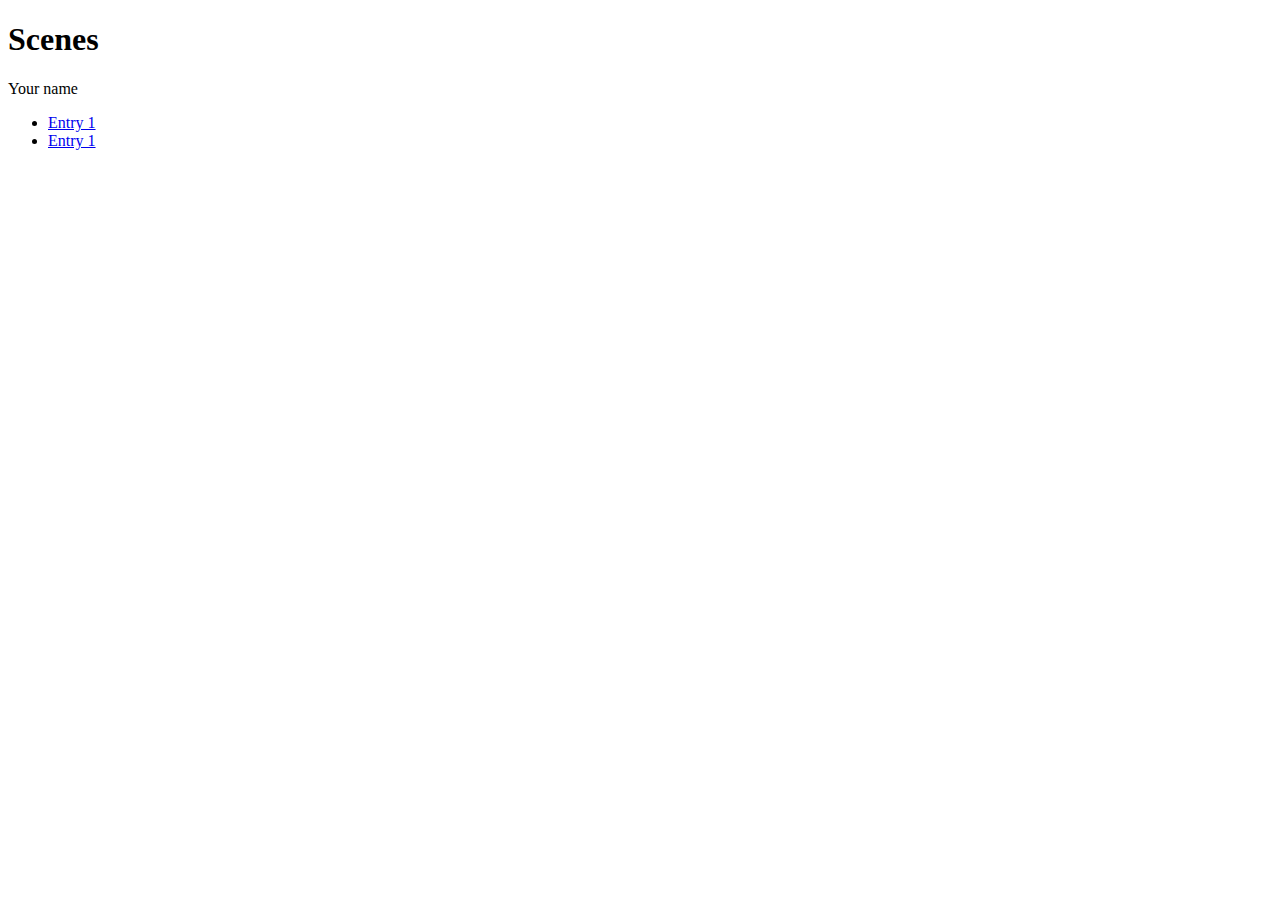
<file: index.html>
<!DOCTYPE html>
 <html>
   <head>
     <title>Scenes</title>
   </head>
   <body>
     <h1>Scenes</h1>
     <p>Your name</p>
     <ul>
       <li>
         <a href="entries/entry-1.html">Entry 1</a>
       </li>
              <li>
         <a href="entries/entry-2.html">Entry 1</a>
       </li>
     </ul>
   </body>
 </html>
</file>
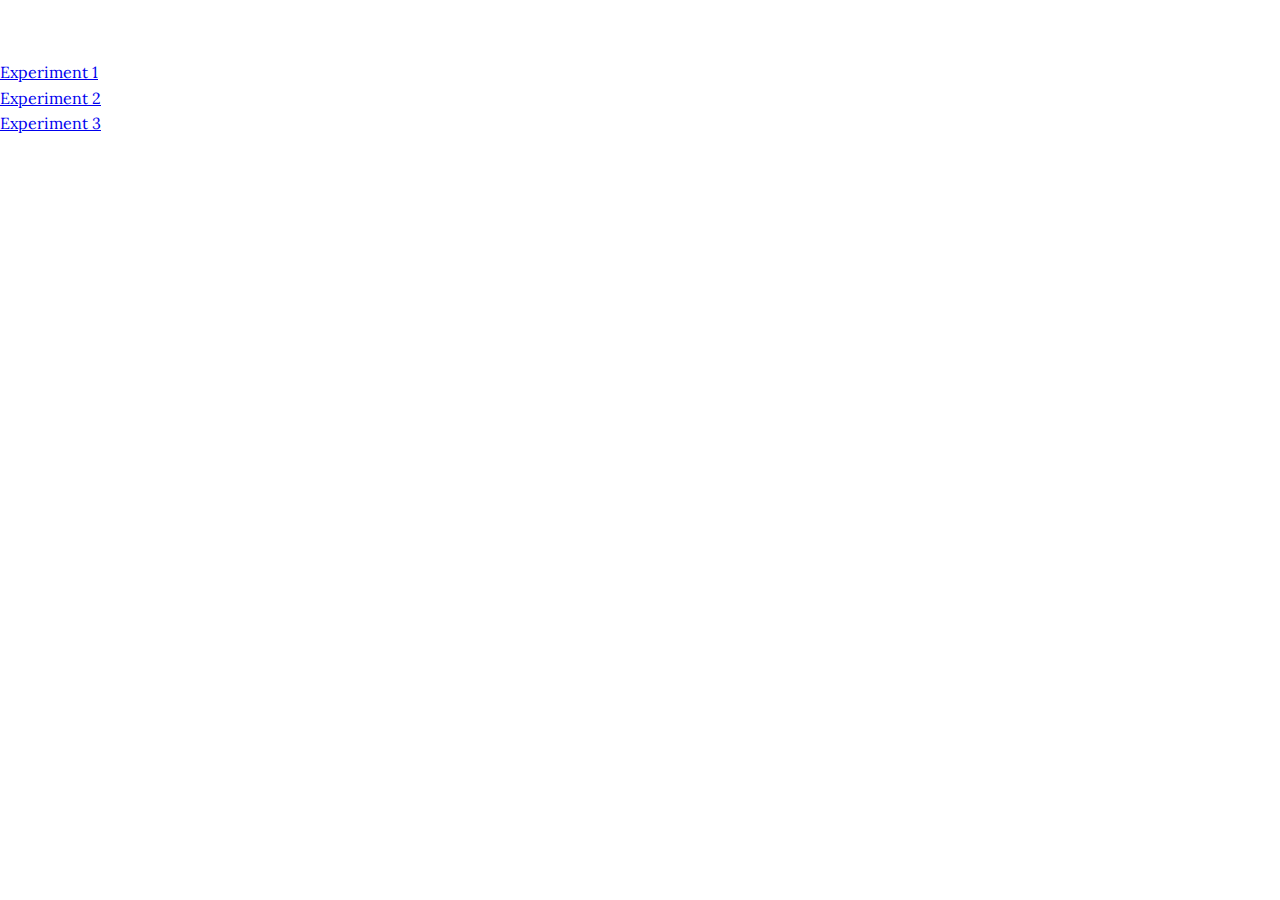
<file: p5js/index.html>
<!DOCTYPE html>
<html lang="en">
<head>
    <meta charset="UTF-8">
    <meta name="viewport" content="width=device-width, initial-scale=1.0">
    <link rel="stylesheet" href="../styles.css">
    <title>Medium Style Layout - Mike's Demo Project</title>
</head>
<body>
  <main class="medium-style">
    <ul>
        <li><a href="ex-1/index.html">Experiment 1</a></li>
        <li><a href="ex-2/index.html">Experiment 2</a></li>
        <li><a href="ex-3/index.html">Experiment 3</a></li>


</ul>
  </main>
</body>
</html>
</file>
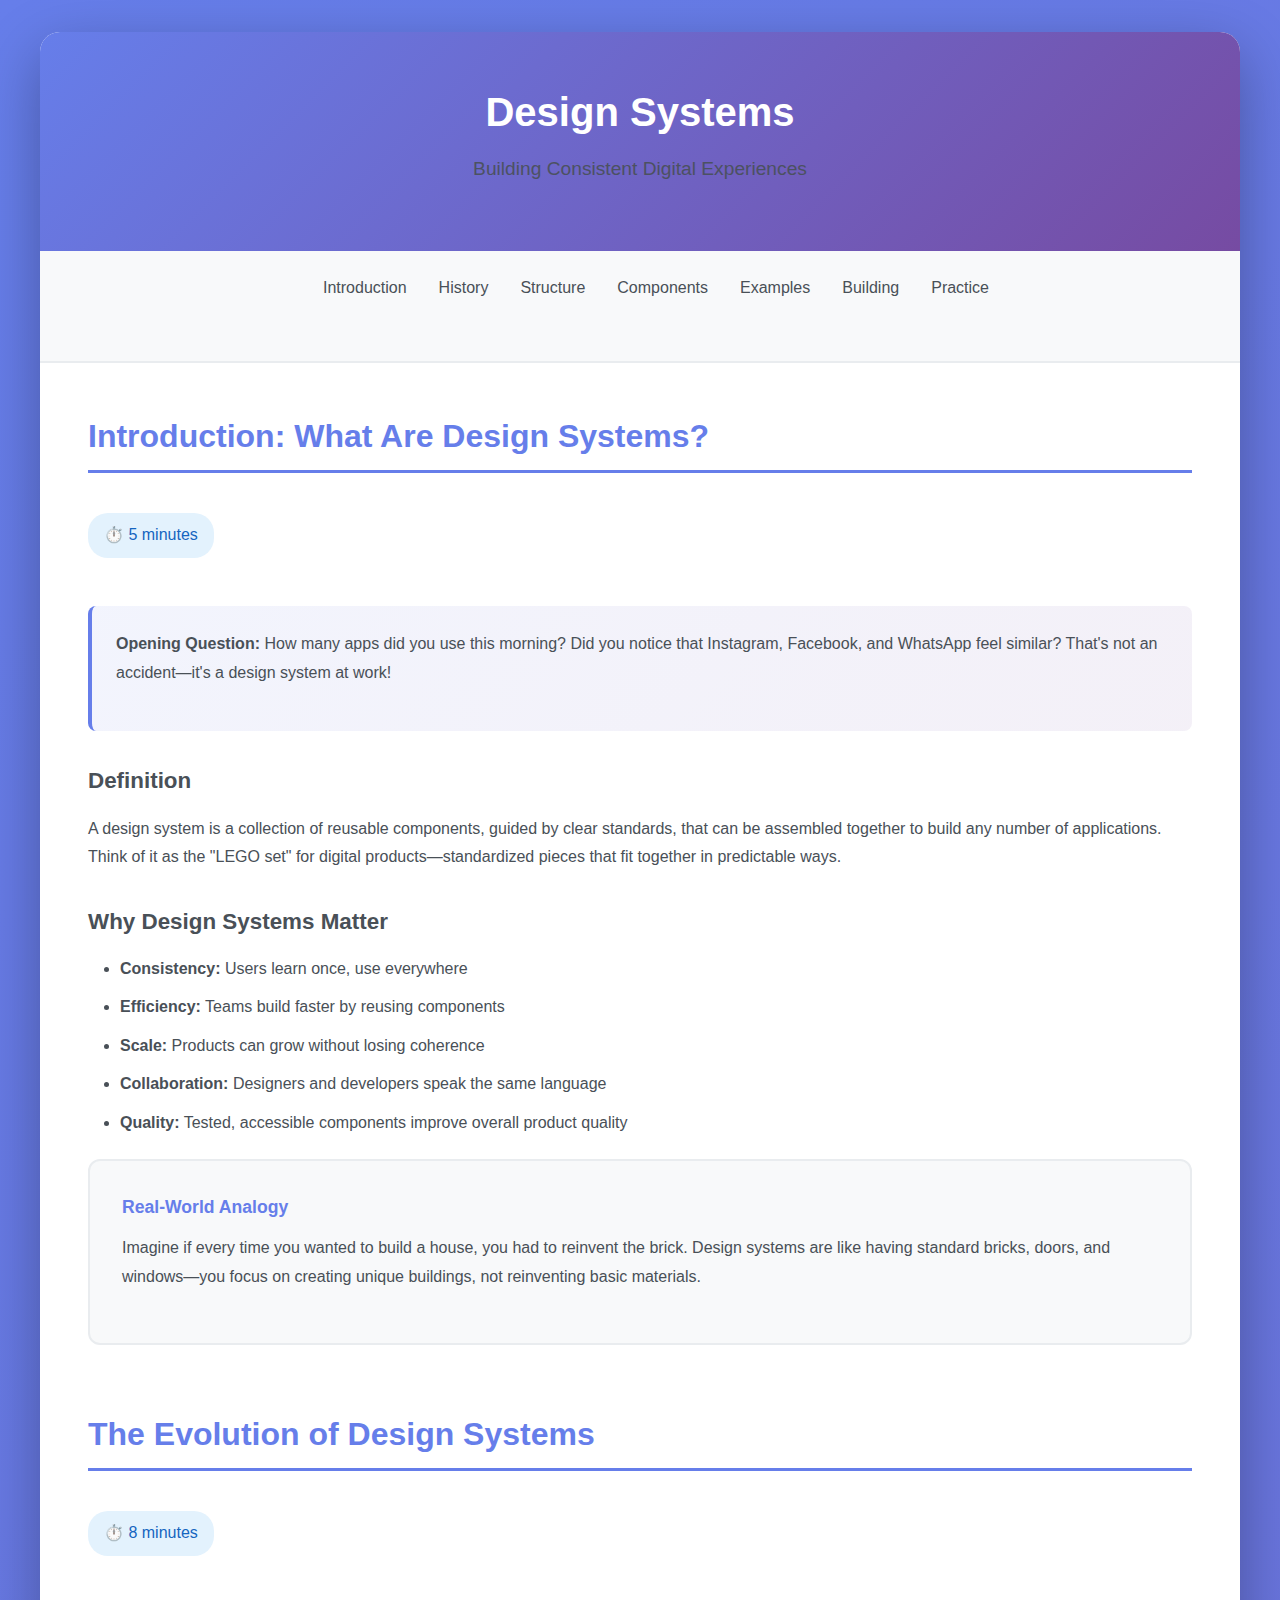
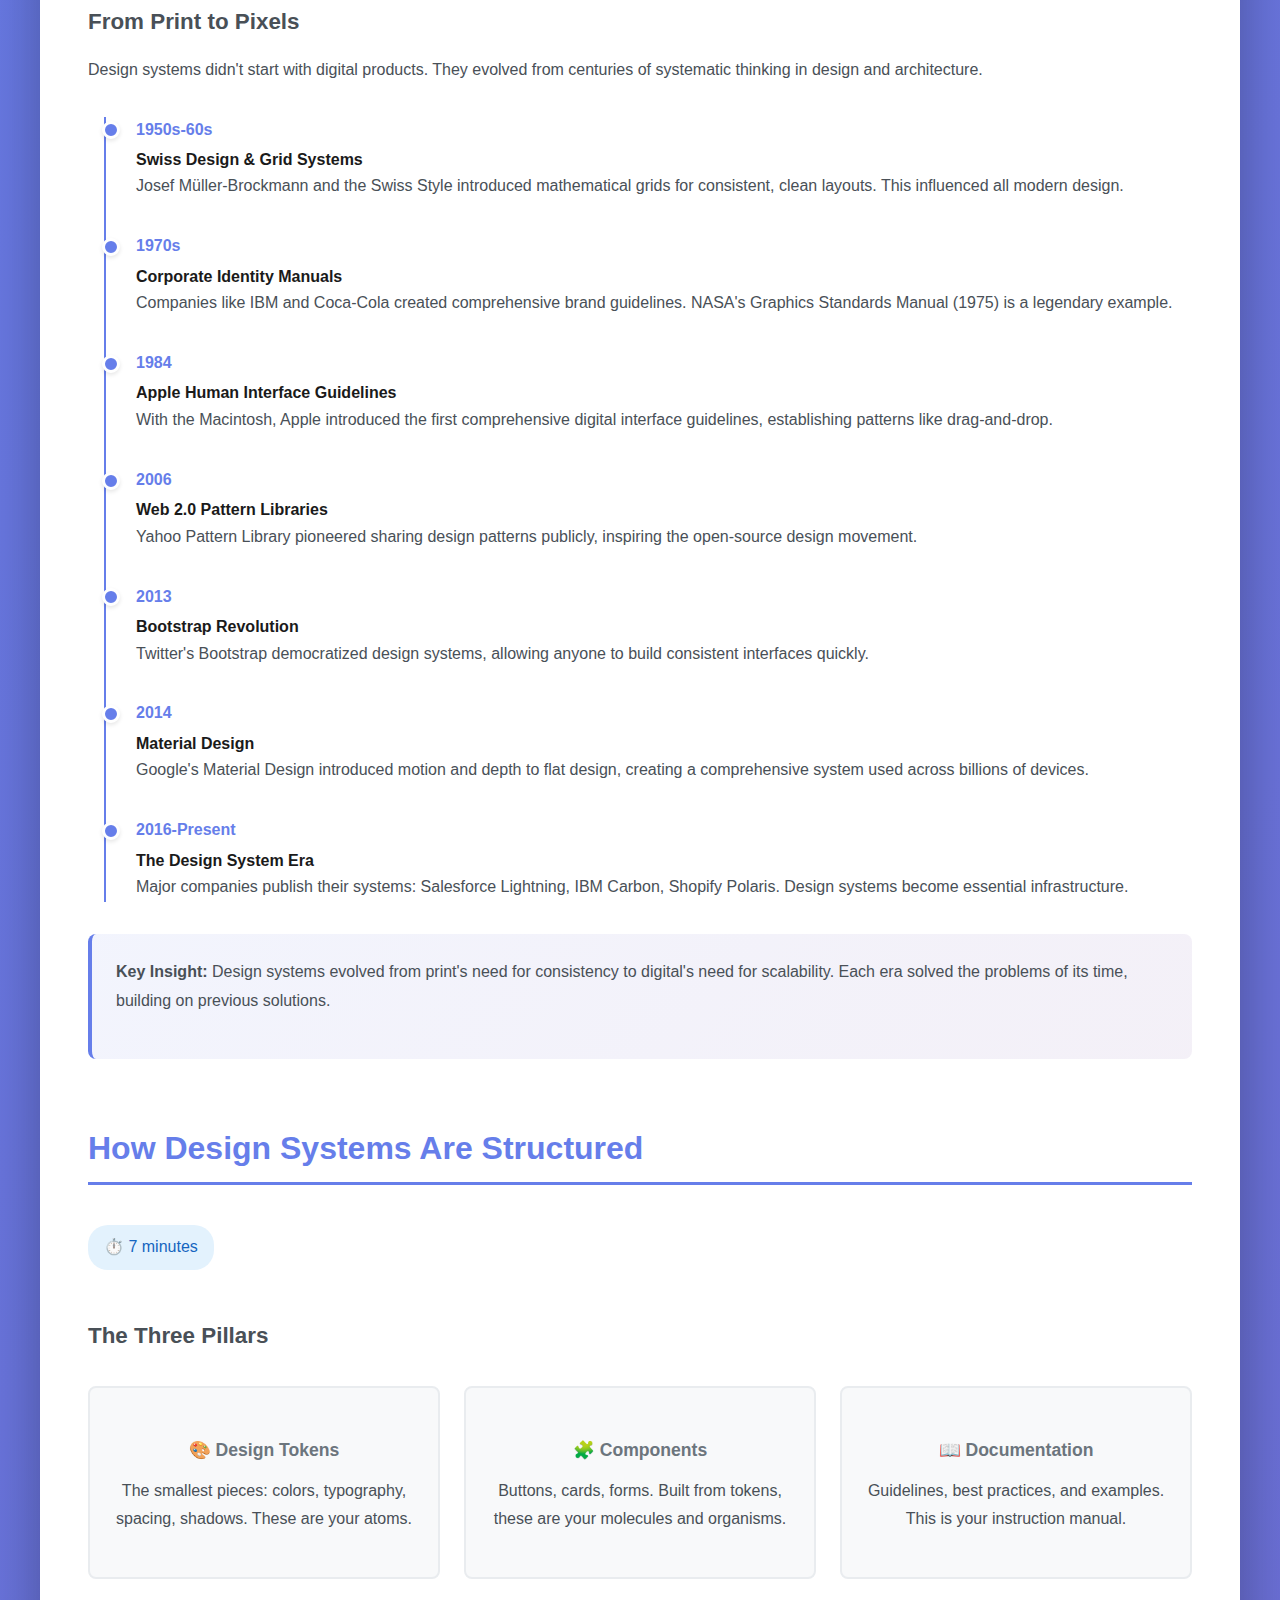
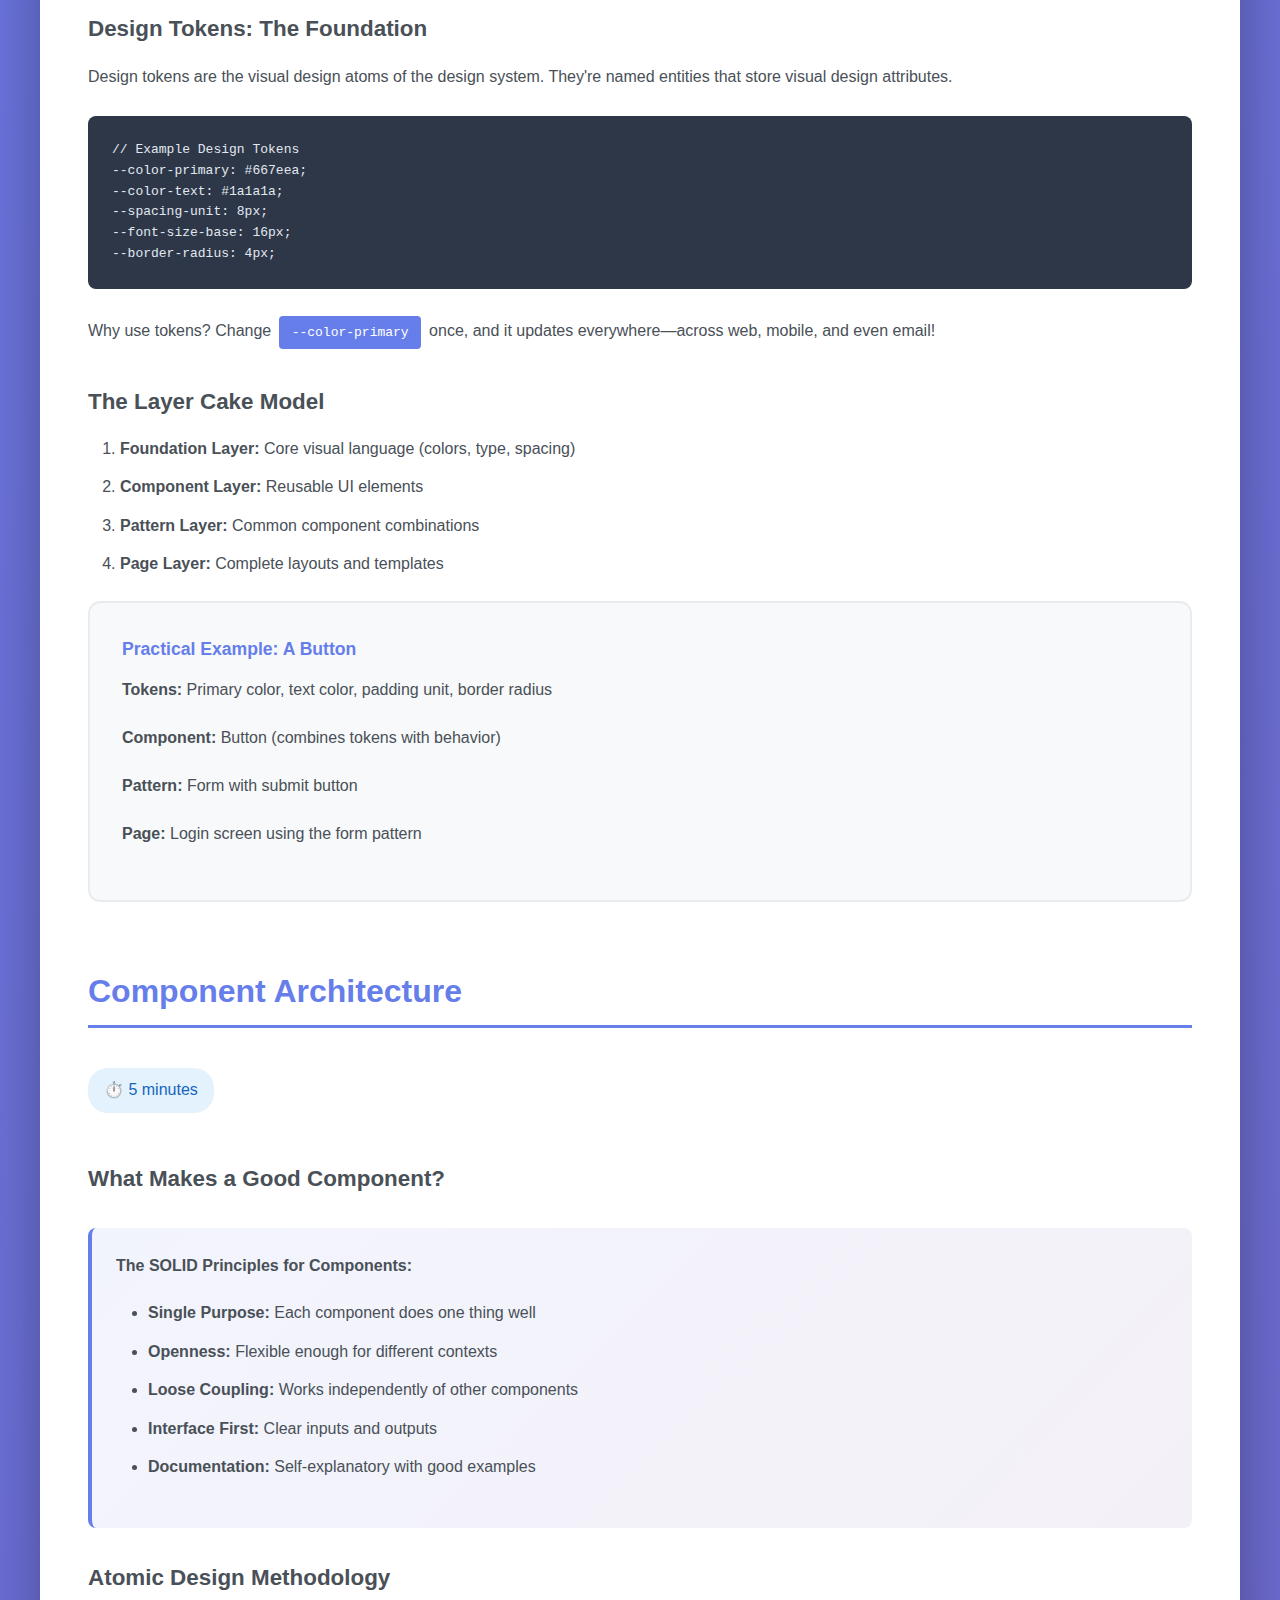
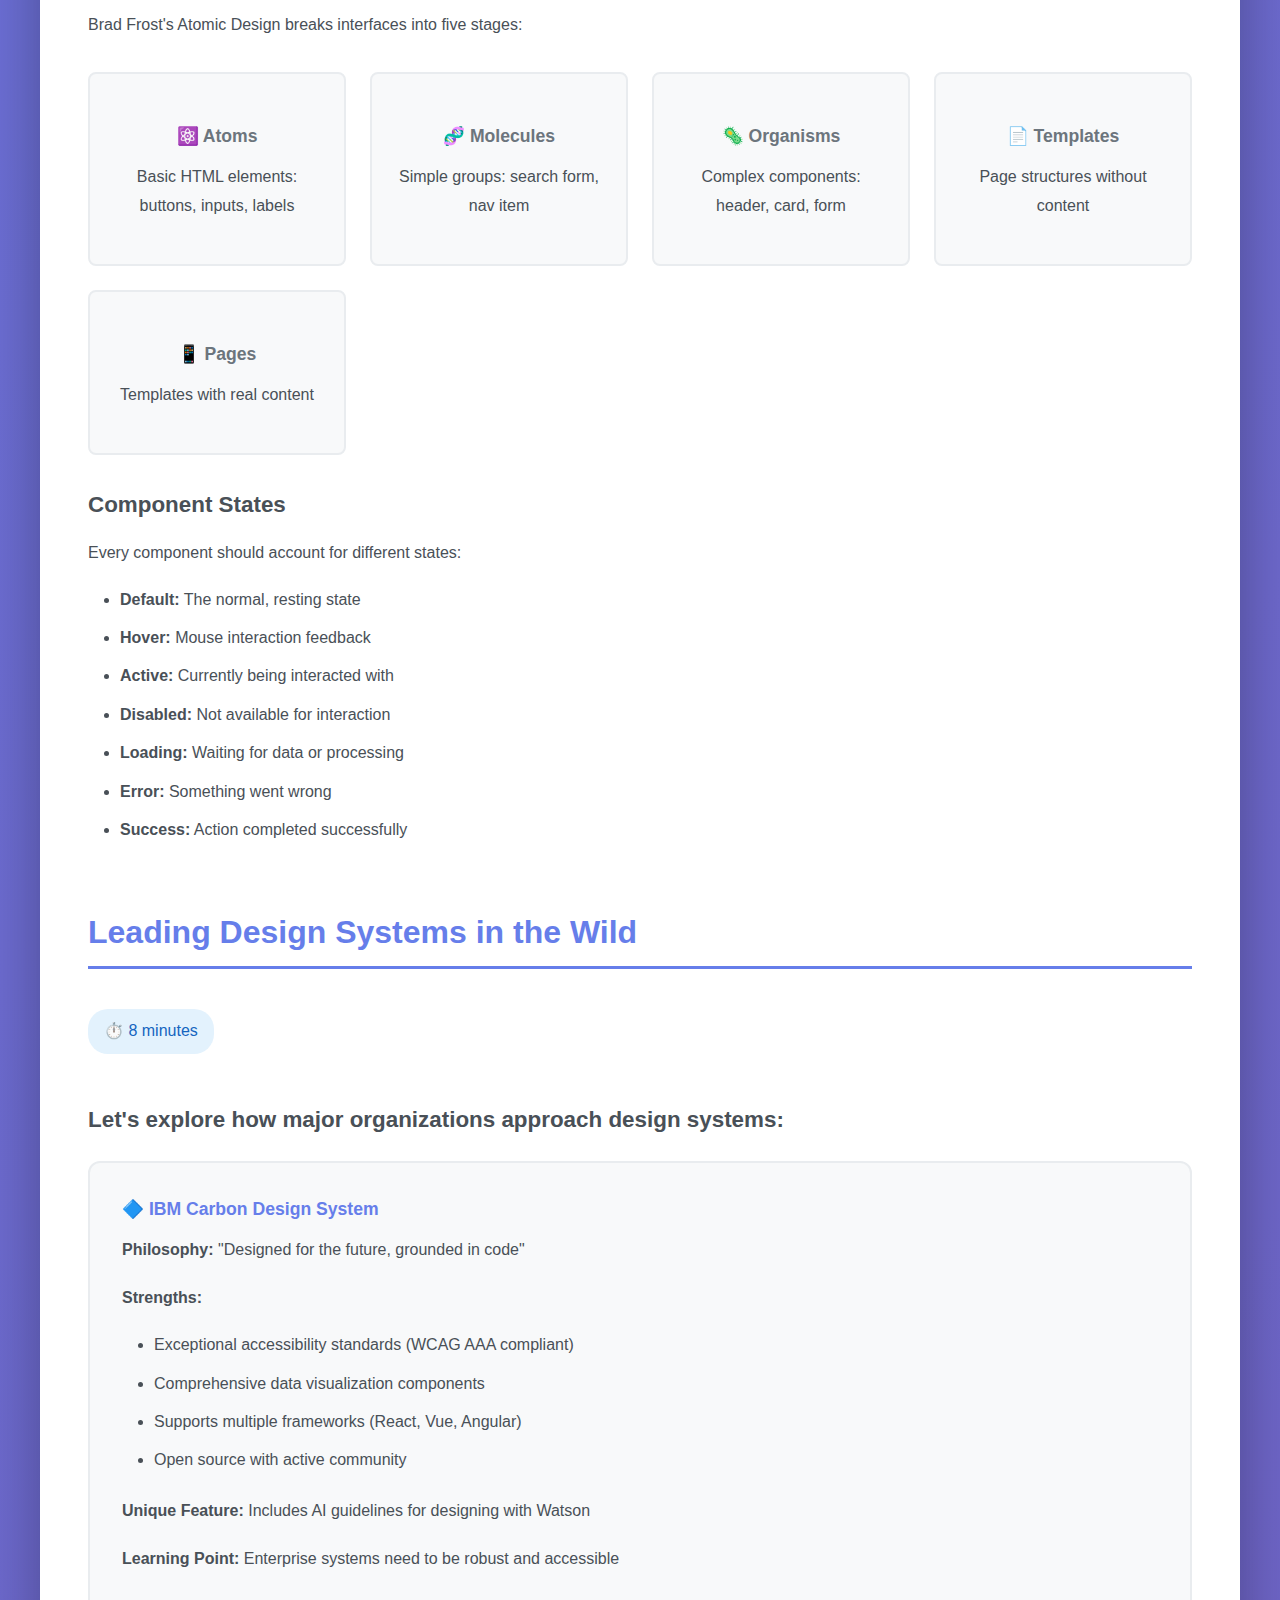
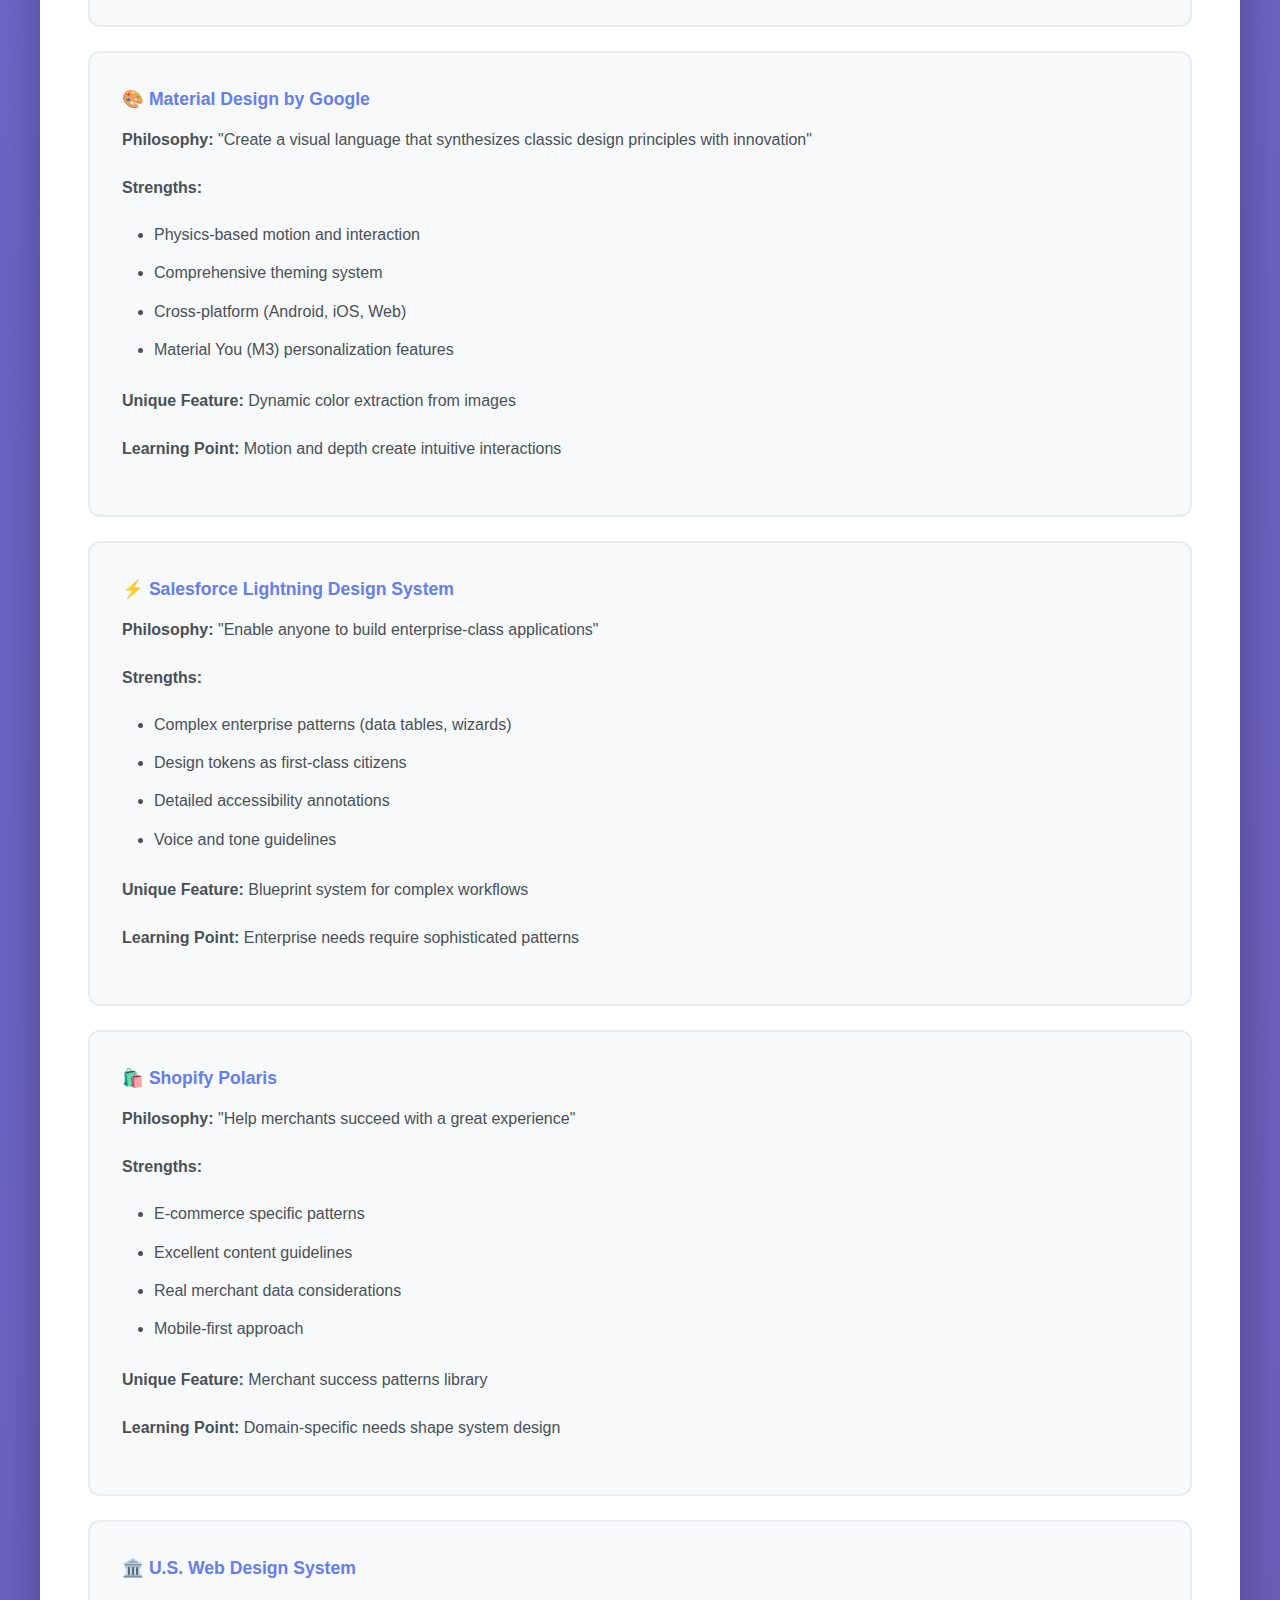
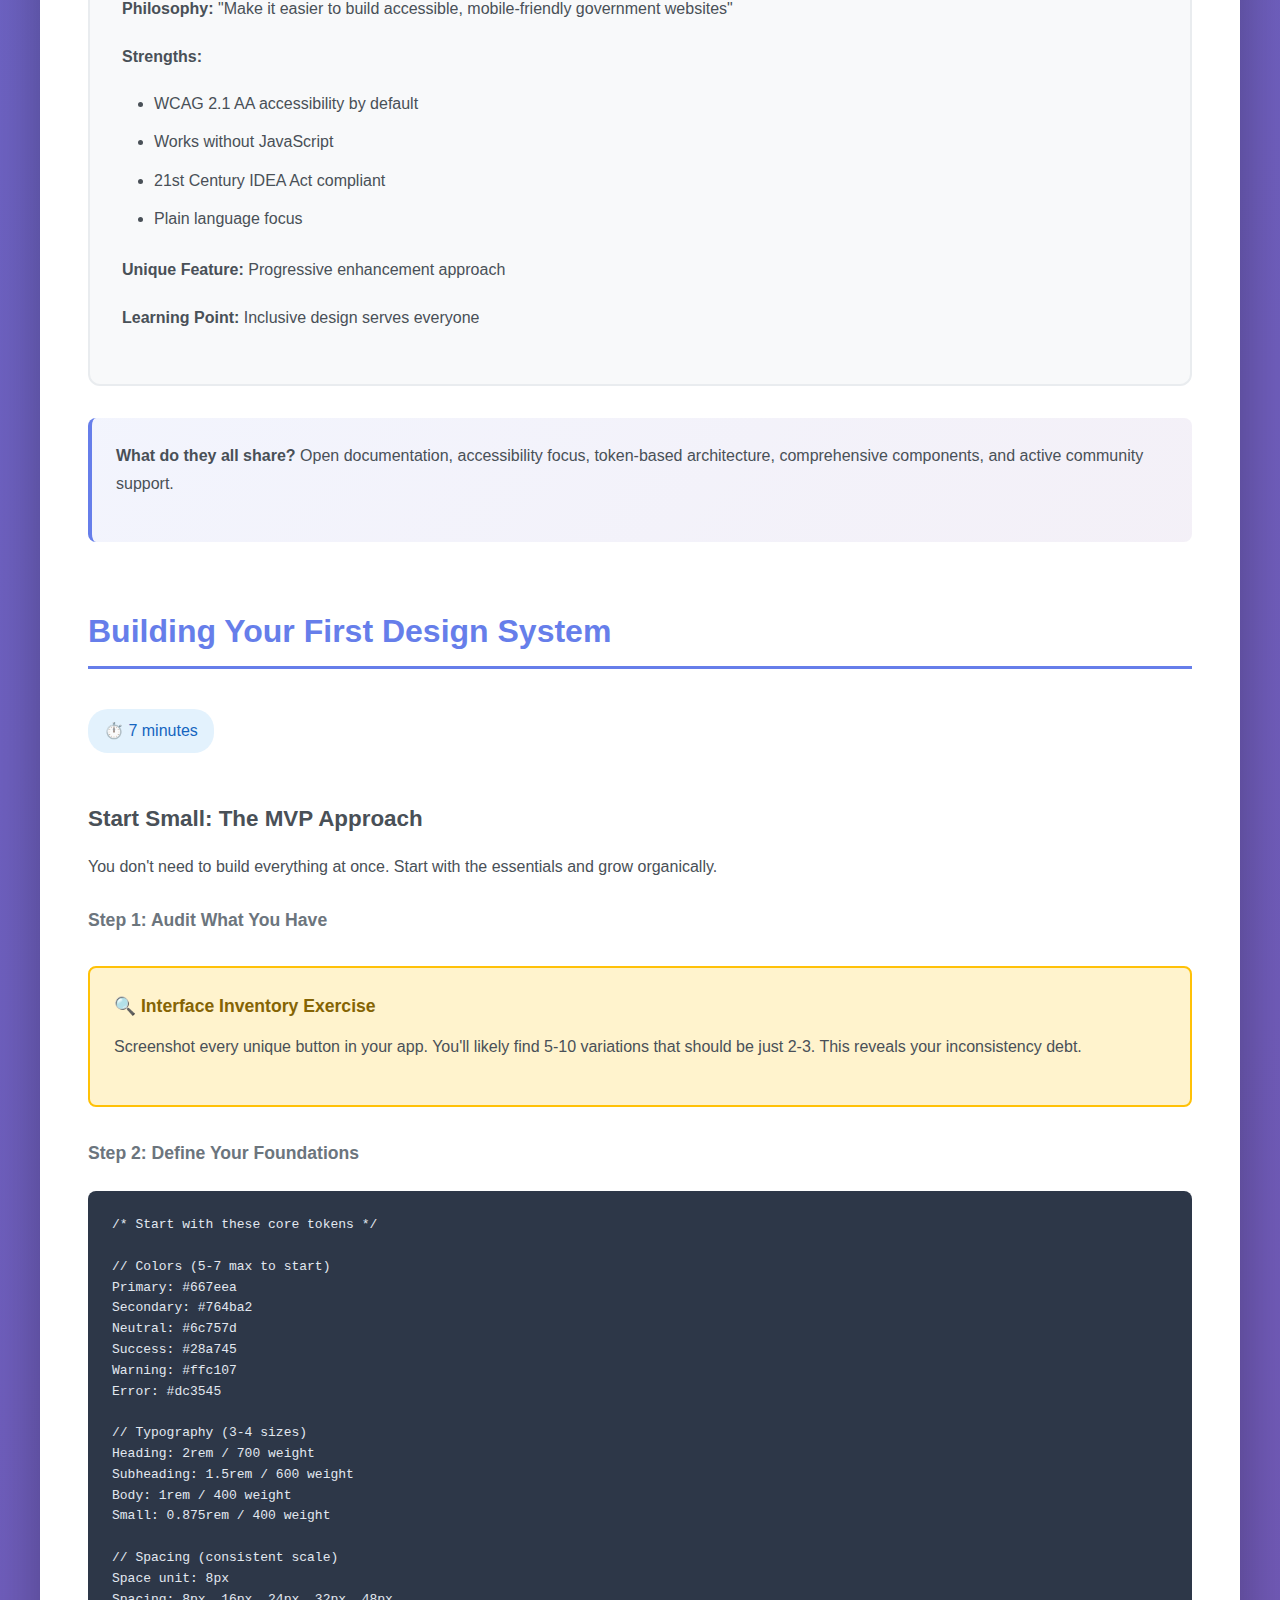
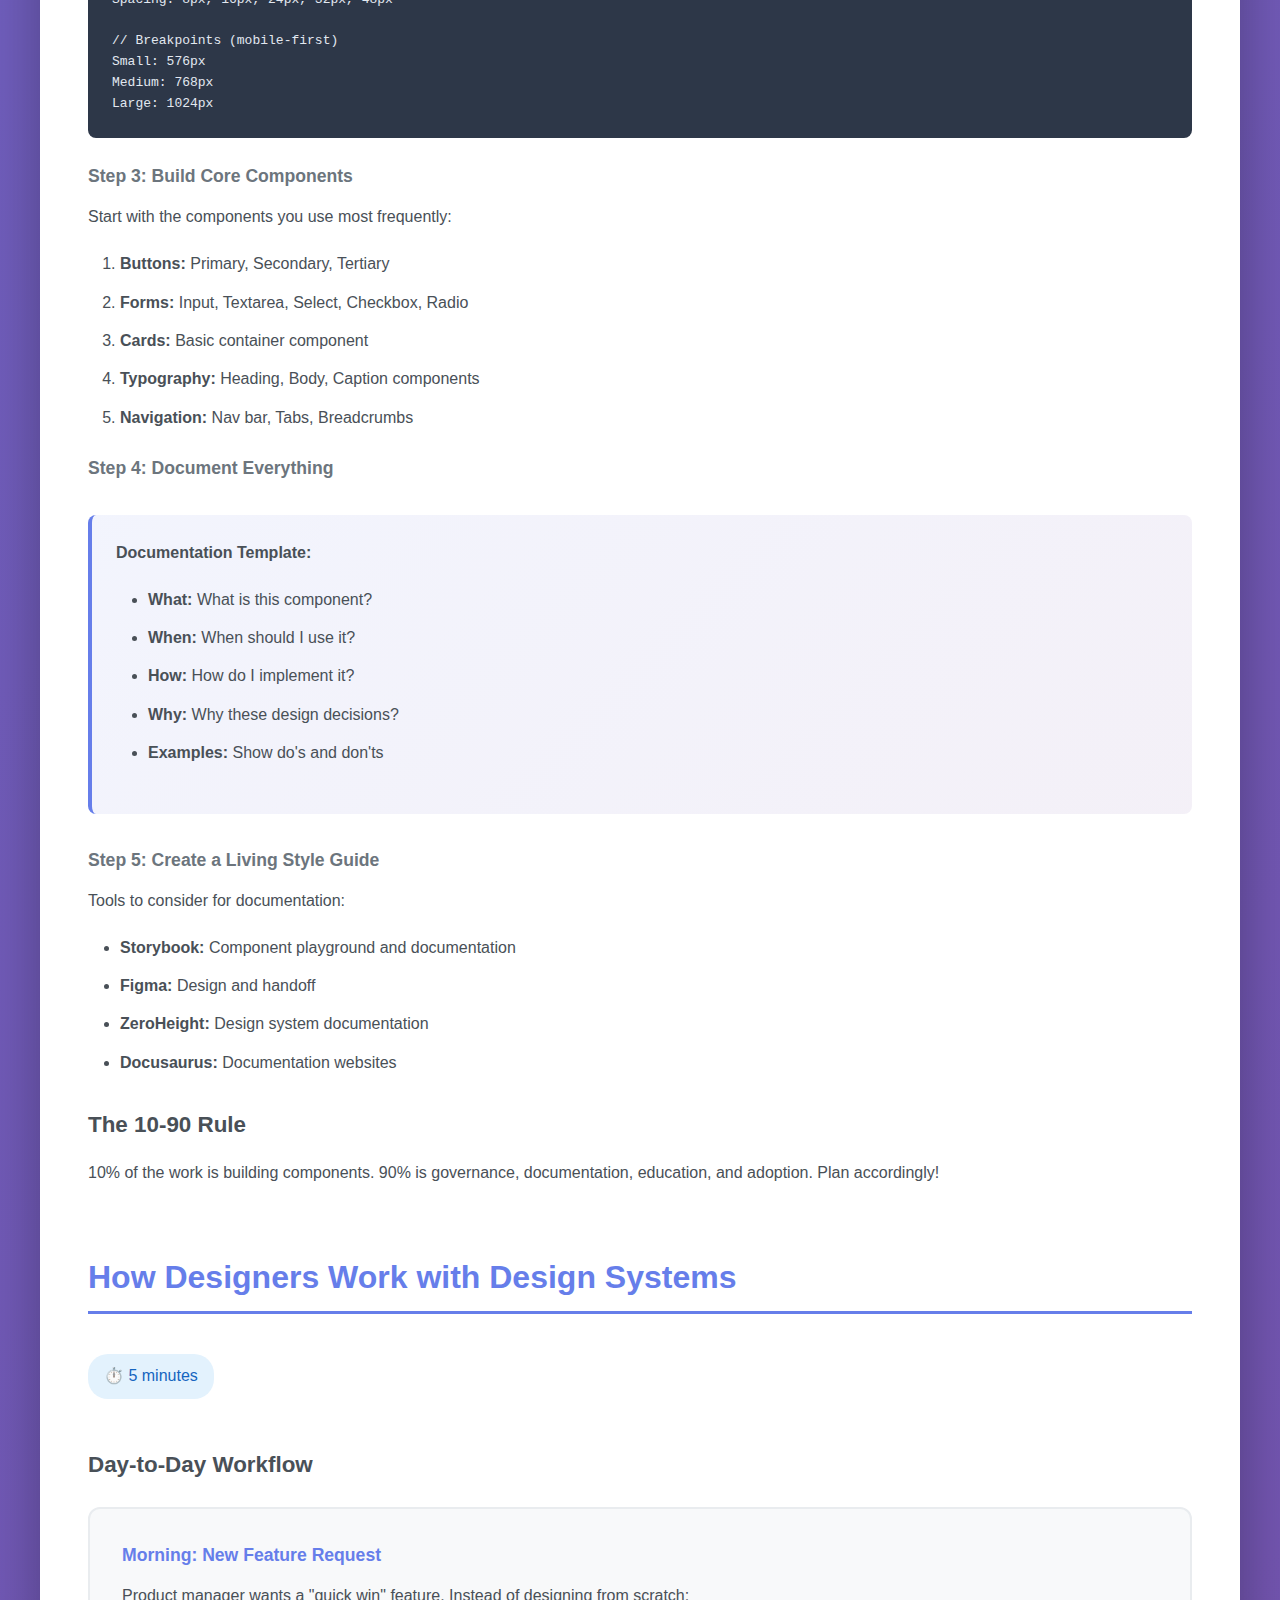
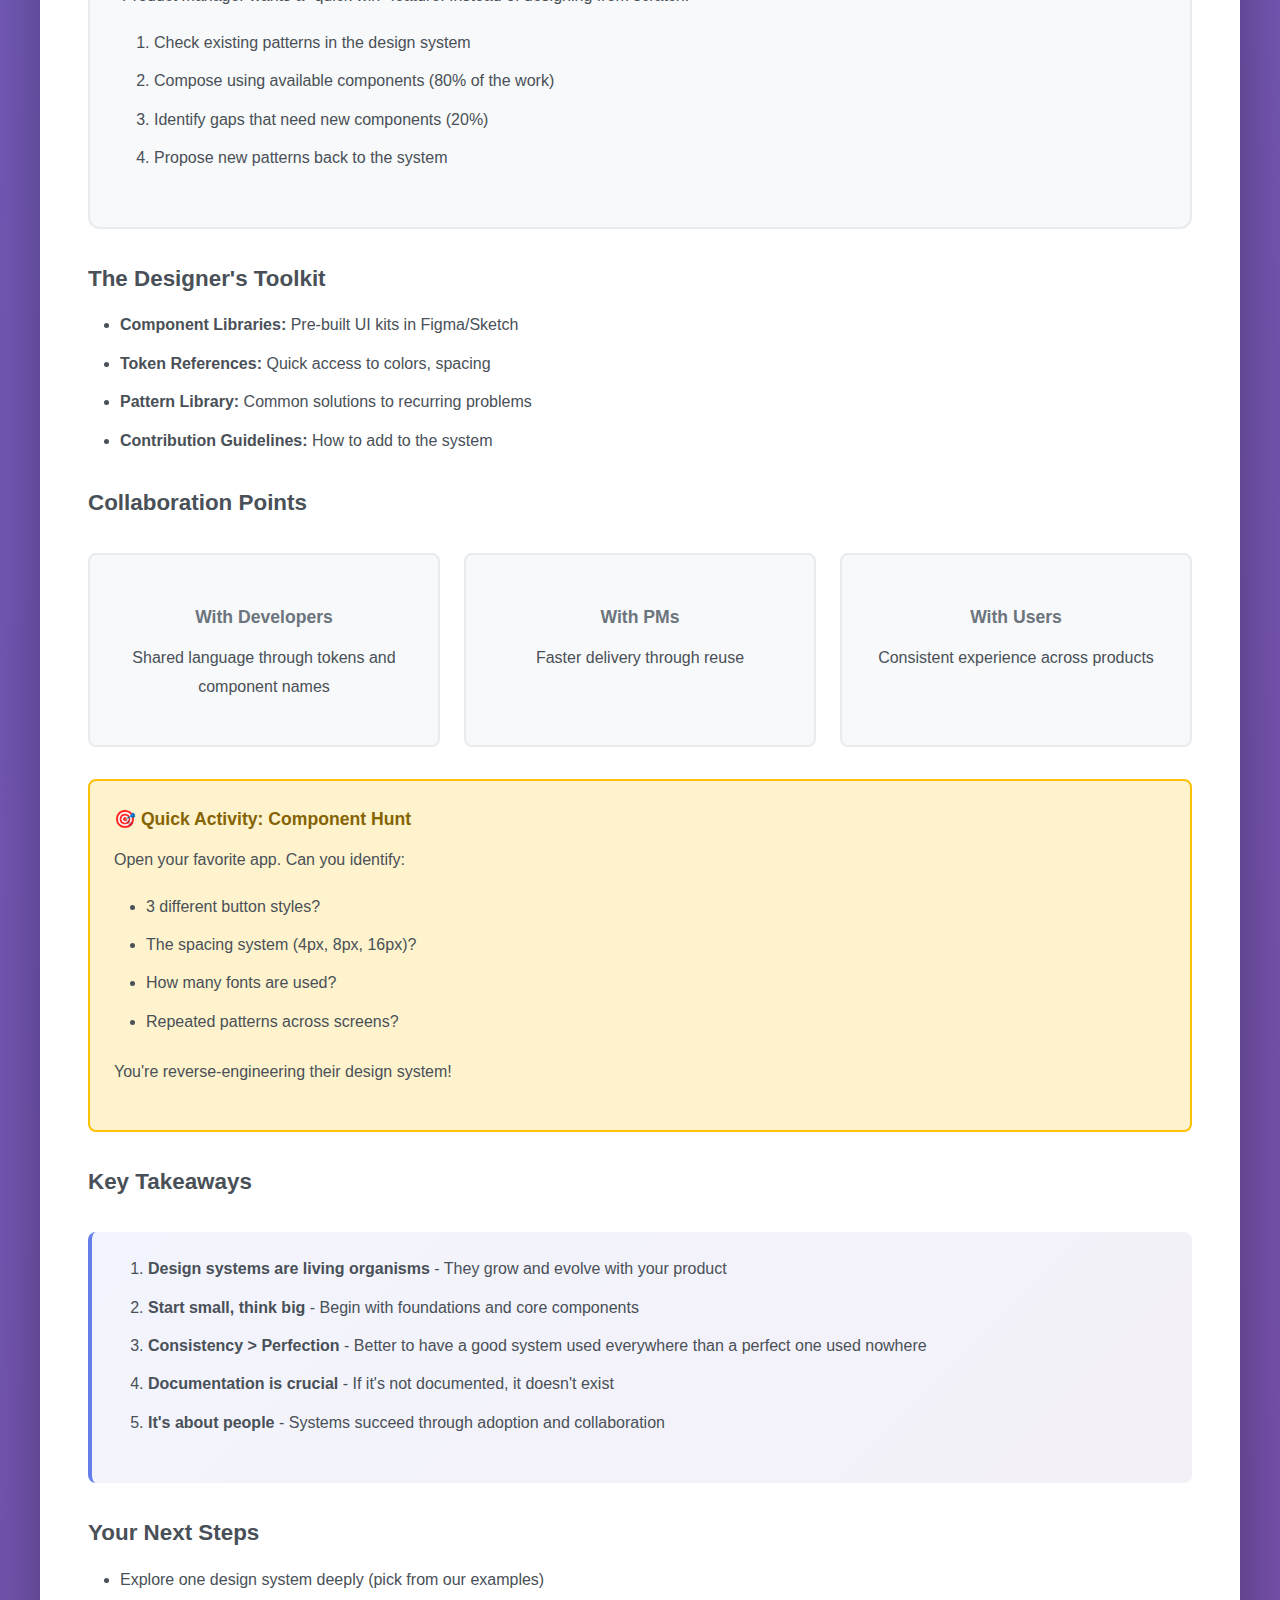
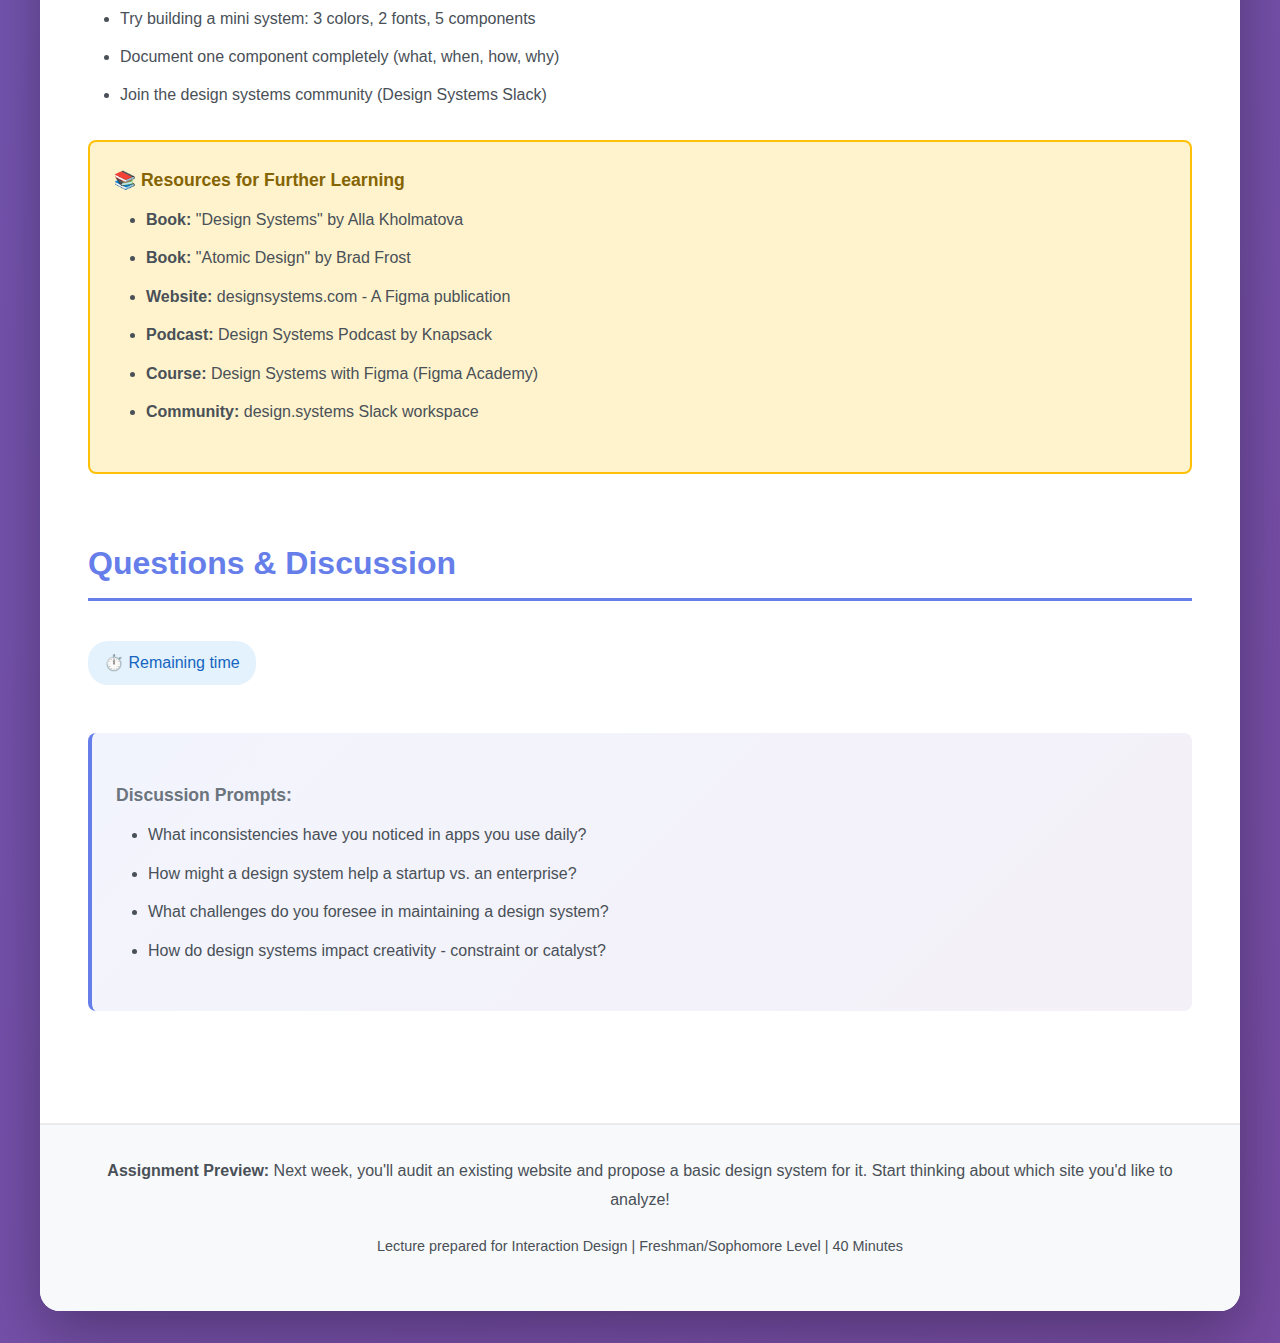
<file: design-systems-lecture.html>
<!DOCTYPE html>
<html lang="en">
<head>
    <meta charset="UTF-8">
    <meta name="viewport" content="width=device-width, initial-scale=1.0">
    <title>Design Systems: Building Consistent Digital Experiences</title>
    <style>
        * {
            margin: 0;
            padding: 0;
            box-sizing: border-box;
        }
        
        body {
            font-family: -apple-system, BlinkMacSystemFont, 'Segoe UI', Roboto, Oxygen, Ubuntu, sans-serif;
            line-height: 1.6;
            color: #1a1a1a;
            background: linear-gradient(135deg, #667eea 0%, #764ba2 100%);
            min-height: 100vh;
            padding: 2rem;
        }
        
        .container {
            max-width: 1200px;
            margin: 0 auto;
            background: white;
            border-radius: 20px;
            box-shadow: 0 20px 60px rgba(0,0,0,0.3);
            overflow: hidden;
        }
        
        header {
            background: linear-gradient(135deg, #667eea 0%, #764ba2 100%);
            color: white;
            padding: 3rem;
            text-align: center;
        }
        
        h1 {
            font-size: 2.5rem;
            margin-bottom: 0.5rem;
            font-weight: 700;
        }
        
        .subtitle {
            font-size: 1.2rem;
            opacity: 0.9;
            margin-bottom: 1rem;
        }
        
        .meta {
            font-size: 0.9rem;
            opacity: 0.8;
        }
        
        nav {
            background: #f8f9fa;
            padding: 1.5rem 3rem;
            border-bottom: 2px solid #e9ecef;
            position: sticky;
            top: 0;
            z-index: 100;
        }
        
        nav ul {
            list-style: none;
            display: flex;
            flex-wrap: wrap;
            gap: 2rem;
            justify-content: center;
        }
        
        nav a {
            color: #495057;
            text-decoration: none;
            font-weight: 500;
            transition: color 0.3s;
        }
        
        nav a:hover {
            color: #667eea;
        }
        
        main {
            padding: 3rem;
        }
        
        section {
            margin-bottom: 4rem;
        }
        
        h2 {
            color: #667eea;
            font-size: 2rem;
            margin-bottom: 1.5rem;
            padding-bottom: 0.5rem;
            border-bottom: 3px solid #667eea;
        }
        
        h3 {
            color: #495057;
            font-size: 1.4rem;
            margin-top: 2rem;
            margin-bottom: 1rem;
        }
        
        h4 {
            color: #6c757d;
            font-size: 1.1rem;
            margin-top: 1.5rem;
            margin-bottom: 0.8rem;
            font-weight: 600;
        }
        
        p {
            margin-bottom: 1.2rem;
            color: #495057;
            line-height: 1.8;
        }
        
        ul, ol {
            margin-left: 2rem;
            margin-bottom: 1.5rem;
            color: #495057;
        }
        
        li {
            margin-bottom: 0.8rem;
            line-height: 1.6;
        }
        
        .highlight-box {
            background: linear-gradient(135deg, #667eea15 0%, #764ba215 100%);
            border-left: 4px solid #667eea;
            padding: 1.5rem;
            margin: 2rem 0;
            border-radius: 8px;
        }
        
        .example-card {
            background: #f8f9fa;
            padding: 2rem;
            margin: 1.5rem 0;
            border-radius: 12px;
            border: 2px solid #e9ecef;
        }
        
        .example-card h4 {
            color: #667eea;
            margin-top: 0;
        }
        
        .timeline {
            position: relative;
            padding-left: 3rem;
            margin: 2rem 0;
        }
        
        .timeline::before {
            content: '';
            position: absolute;
            left: 1rem;
            top: 0;
            bottom: 0;
            width: 2px;
            background: #667eea;
        }
        
        .timeline-item {
            position: relative;
            margin-bottom: 2rem;
        }
        
        .timeline-item::before {
            content: '';
            position: absolute;
            left: -2.1rem;
            top: 0.3rem;
            width: 12px;
            height: 12px;
            border-radius: 50%;
            background: #667eea;
            border: 3px solid white;
            box-shadow: 0 2px 4px rgba(0,0,0,0.1);
        }
        
        .timeline-year {
            font-weight: bold;
            color: #667eea;
            margin-bottom: 0.3rem;
        }
        
        .component-grid {
            display: grid;
            grid-template-columns: repeat(auto-fit, minmax(250px, 1fr));
            gap: 1.5rem;
            margin: 2rem 0;
        }
        
        .component-item {
            background: #f8f9fa;
            padding: 1.5rem;
            border-radius: 8px;
            text-align: center;
            border: 2px solid #e9ecef;
            transition: transform 0.3s, box-shadow 0.3s;
        }
        
        .component-item:hover {
            transform: translateY(-3px);
            box-shadow: 0 8px 20px rgba(0,0,0,0.1);
        }
        
        .activity-box {
            background: #fff3cd;
            border: 2px solid #ffc107;
            padding: 1.5rem;
            margin: 2rem 0;
            border-radius: 8px;
        }
        
        .activity-box h4 {
            color: #856404;
            margin-top: 0;
        }
        
        .code-example {
            background: #2d3748;
            color: #e2e8f0;
            padding: 1.5rem;
            border-radius: 8px;
            margin: 1.5rem 0;
            font-family: 'Courier New', monospace;
            overflow-x: auto;
        }
        
        .token-example {
            display: inline-block;
            background: #667eea;
            color: white;
            padding: 0.3rem 0.8rem;
            border-radius: 4px;
            margin: 0.2rem;
            font-family: monospace;
        }
        
        .timing {
            background: #e3f2fd;
            color: #1565c0;
            padding: 0.5rem 1rem;
            border-radius: 20px;
            display: inline-block;
            margin: 1rem 0;
            font-weight: 500;
        }
        
        footer {
            background: #f8f9fa;
            padding: 2rem 3rem;
            text-align: center;
            color: #6c757d;
            border-top: 2px solid #e9ecef;
        }
    </style>
</head>
<body>
    <div class="container">
        <header>
            <h1>Design Systems</h1>
            <p class="subtitle">Building Consistent Digital Experiences</p>
        </header>
        
        <nav>
            <ul>
                <li><a href="#intro">Introduction</a></li>
                <li><a href="#history">History</a></li>
                <li><a href="#structure">Structure</a></li>
                <li><a href="#components">Components</a></li>
                <li><a href="#examples">Examples</a></li>
                <li><a href="#building">Building</a></li>
                <li><a href="#practice">Practice</a></li>
            </ul>
        </nav>
        
        <main>
            <!-- Introduction Section (5 minutes) -->
            <section id="intro">
                <h2>Introduction: What Are Design Systems?</h2>
                <p class="timing">⏱️ 5 minutes</p>
                
                <div class="highlight-box">
                    <p><strong>Opening Question:</strong> How many apps did you use this morning? Did you notice that Instagram, Facebook, and WhatsApp feel similar? That's not an accident—it's a design system at work!</p>
                </div>
                
                <h3>Definition</h3>
                <p>A design system is a collection of reusable components, guided by clear standards, that can be assembled together to build any number of applications. Think of it as the "LEGO set" for digital products—standardized pieces that fit together in predictable ways.</p>
                
                <h3>Why Design Systems Matter</h3>
                <ul>
                    <li><strong>Consistency:</strong> Users learn once, use everywhere</li>
                    <li><strong>Efficiency:</strong> Teams build faster by reusing components</li>
                    <li><strong>Scale:</strong> Products can grow without losing coherence</li>
                    <li><strong>Collaboration:</strong> Designers and developers speak the same language</li>
                    <li><strong>Quality:</strong> Tested, accessible components improve overall product quality</li>
                </ul>
                
                <div class="example-card">
                    <h4>Real-World Analogy</h4>
                    <p>Imagine if every time you wanted to build a house, you had to reinvent the brick. Design systems are like having standard bricks, doors, and windows—you focus on creating unique buildings, not reinventing basic materials.</p>
                </div>
            </section>
            
            <!-- History Section (8 minutes) -->
            <section id="history">
                <h2>The Evolution of Design Systems</h2>
                <p class="timing">⏱️ 8 minutes</p>
                
                <h3>From Print to Pixels</h3>
                <p>Design systems didn't start with digital products. They evolved from centuries of systematic thinking in design and architecture.</p>
                
                <div class="timeline">
                    <div class="timeline-item">
                        <div class="timeline-year">1950s-60s</div>
                        <strong>Swiss Design & Grid Systems</strong>
                        <p>Josef Müller-Brockmann and the Swiss Style introduced mathematical grids for consistent, clean layouts. This influenced all modern design.</p>
                    </div>
                    
                    <div class="timeline-item">
                        <div class="timeline-year">1970s</div>
                        <strong>Corporate Identity Manuals</strong>
                        <p>Companies like IBM and Coca-Cola created comprehensive brand guidelines. NASA's Graphics Standards Manual (1975) is a legendary example.</p>
                    </div>
                    
                    <div class="timeline-item">
                        <div class="timeline-year">1984</div>
                        <strong>Apple Human Interface Guidelines</strong>
                        <p>With the Macintosh, Apple introduced the first comprehensive digital interface guidelines, establishing patterns like drag-and-drop.</p>
                    </div>
                    
                    <div class="timeline-item">
                        <div class="timeline-year">2006</div>
                        <strong>Web 2.0 Pattern Libraries</strong>
                        <p>Yahoo Pattern Library pioneered sharing design patterns publicly, inspiring the open-source design movement.</p>
                    </div>
                    
                    <div class="timeline-item">
                        <div class="timeline-year">2013</div>
                        <strong>Bootstrap Revolution</strong>
                        <p>Twitter's Bootstrap democratized design systems, allowing anyone to build consistent interfaces quickly.</p>
                    </div>
                    
                    <div class="timeline-item">
                        <div class="timeline-year">2014</div>
                        <strong>Material Design</strong>
                        <p>Google's Material Design introduced motion and depth to flat design, creating a comprehensive system used across billions of devices.</p>
                    </div>
                    
                    <div class="timeline-item">
                        <div class="timeline-year">2016-Present</div>
                        <strong>The Design System Era</strong>
                        <p>Major companies publish their systems: Salesforce Lightning, IBM Carbon, Shopify Polaris. Design systems become essential infrastructure.</p>
                    </div>
                </div>
                
                <div class="highlight-box">
                    <p><strong>Key Insight:</strong> Design systems evolved from print's need for consistency to digital's need for scalability. Each era solved the problems of its time, building on previous solutions.</p>
                </div>
            </section>
            
            <!-- Structure Section (7 minutes) -->
            <section id="structure">
                <h2>How Design Systems Are Structured</h2>
                <p class="timing">⏱️ 7 minutes</p>
                
                <h3>The Three Pillars</h3>
                
                <div class="component-grid">
                    <div class="component-item">
                        <h4>🎨 Design Tokens</h4>
                        <p>The smallest pieces: colors, typography, spacing, shadows. These are your atoms.</p>
                    </div>
                    <div class="component-item">
                        <h4>🧩 Components</h4>
                        <p>Buttons, cards, forms. Built from tokens, these are your molecules and organisms.</p>
                    </div>
                    <div class="component-item">
                        <h4>📖 Documentation</h4>
                        <p>Guidelines, best practices, and examples. This is your instruction manual.</p>
                    </div>
                </div>
                
                <h3>Design Tokens: The Foundation</h3>
                <p>Design tokens are the visual design atoms of the design system. They're named entities that store visual design attributes.</p>
                
                <div class="code-example">
                    <pre>// Example Design Tokens
--color-primary: #667eea;
--color-text: #1a1a1a;
--spacing-unit: 8px;
--font-size-base: 16px;
--border-radius: 4px;</pre>
                </div>
                
                <p>Why use tokens? Change <span class="token-example">--color-primary</span> once, and it updates everywhere—across web, mobile, and even email!</p>
                
                <h3>The Layer Cake Model</h3>
                <ol>
                    <li><strong>Foundation Layer:</strong> Core visual language (colors, type, spacing)</li>
                    <li><strong>Component Layer:</strong> Reusable UI elements</li>
                    <li><strong>Pattern Layer:</strong> Common component combinations</li>
                    <li><strong>Page Layer:</strong> Complete layouts and templates</li>
                </ol>
                
                <div class="example-card">
                    <h4>Practical Example: A Button</h4>
                    <p><strong>Tokens:</strong> Primary color, text color, padding unit, border radius</p>
                    <p><strong>Component:</strong> Button (combines tokens with behavior)</p>
                    <p><strong>Pattern:</strong> Form with submit button</p>
                    <p><strong>Page:</strong> Login screen using the form pattern</p>
                </div>
            </section>
            
            <!-- Component Architecture Section (5 minutes) -->
            <section id="components">
                <h2>Component Architecture</h2>
                <p class="timing">⏱️ 5 minutes</p>
                
                <h3>What Makes a Good Component?</h3>
                
                <div class="highlight-box">
                    <p><strong>The SOLID Principles for Components:</strong></p>
                    <ul>
                        <li><strong>Single Purpose:</strong> Each component does one thing well</li>
                        <li><strong>Openness:</strong> Flexible enough for different contexts</li>
                        <li><strong>Loose Coupling:</strong> Works independently of other components</li>
                        <li><strong>Interface First:</strong> Clear inputs and outputs</li>
                        <li><strong>Documentation:</strong> Self-explanatory with good examples</li>
                    </ul>
                </div>
                
                <h3>Atomic Design Methodology</h3>
                <p>Brad Frost's Atomic Design breaks interfaces into five stages:</p>
                
                <div class="component-grid">
                    <div class="component-item">
                        <h4>⚛️ Atoms</h4>
                        <p>Basic HTML elements: buttons, inputs, labels</p>
                    </div>
                    <div class="component-item">
                        <h4>🧬 Molecules</h4>
                        <p>Simple groups: search form, nav item</p>
                    </div>
                    <div class="component-item">
                        <h4>🦠 Organisms</h4>
                        <p>Complex components: header, card, form</p>
                    </div>
                    <div class="component-item">
                        <h4>📄 Templates</h4>
                        <p>Page structures without content</p>
                    </div>
                    <div class="component-item">
                        <h4>📱 Pages</h4>
                        <p>Templates with real content</p>
                    </div>
                </div>
                
                <h3>Component States</h3>
                <p>Every component should account for different states:</p>
                <ul>
                    <li><strong>Default:</strong> The normal, resting state</li>
                    <li><strong>Hover:</strong> Mouse interaction feedback</li>
                    <li><strong>Active:</strong> Currently being interacted with</li>
                    <li><strong>Disabled:</strong> Not available for interaction</li>
                    <li><strong>Loading:</strong> Waiting for data or processing</li>
                    <li><strong>Error:</strong> Something went wrong</li>
                    <li><strong>Success:</strong> Action completed successfully</li>
                </ul>
            </section>
            
            <!-- Examples Section (8 minutes) -->
            <section id="examples">
                <h2>Leading Design Systems in the Wild</h2>
                <p class="timing">⏱️ 8 minutes</p>
                
                <h3>Let's explore how major organizations approach design systems:</h3>
                
                <div class="example-card">
                    <h4>🔷 IBM Carbon Design System</h4>
                    <p><strong>Philosophy:</strong> "Designed for the future, grounded in code"</p>
                    <p><strong>Strengths:</strong></p>
                    <ul>
                        <li>Exceptional accessibility standards (WCAG AAA compliant)</li>
                        <li>Comprehensive data visualization components</li>
                        <li>Supports multiple frameworks (React, Vue, Angular)</li>
                        <li>Open source with active community</li>
                    </ul>
                    <p><strong>Unique Feature:</strong> Includes AI guidelines for designing with Watson</p>
                    <p><strong>Learning Point:</strong> Enterprise systems need to be robust and accessible</p>
                </div>
                
                <div class="example-card">
                    <h4>🎨 Material Design by Google</h4>
                    <p><strong>Philosophy:</strong> "Create a visual language that synthesizes classic design principles with innovation"</p>
                    <p><strong>Strengths:</strong></p>
                    <ul>
                        <li>Physics-based motion and interaction</li>
                        <li>Comprehensive theming system</li>
                        <li>Cross-platform (Android, iOS, Web)</li>
                        <li>Material You (M3) personalization features</li>
                    </ul>
                    <p><strong>Unique Feature:</strong> Dynamic color extraction from images</p>
                    <p><strong>Learning Point:</strong> Motion and depth create intuitive interactions</p>
                </div>
                
                <div class="example-card">
                    <h4>⚡ Salesforce Lightning Design System</h4>
                    <p><strong>Philosophy:</strong> "Enable anyone to build enterprise-class applications"</p>
                    <p><strong>Strengths:</strong></p>
                    <ul>
                        <li>Complex enterprise patterns (data tables, wizards)</li>
                        <li>Design tokens as first-class citizens</li>
                        <li>Detailed accessibility annotations</li>
                        <li>Voice and tone guidelines</li>
                    </ul>
                    <p><strong>Unique Feature:</strong> Blueprint system for complex workflows</p>
                    <p><strong>Learning Point:</strong> Enterprise needs require sophisticated patterns</p>
                </div>
                
                <div class="example-card">
                    <h4>🛍️ Shopify Polaris</h4>
                    <p><strong>Philosophy:</strong> "Help merchants succeed with a great experience"</p>
                    <p><strong>Strengths:</strong></p>
                    <ul>
                        <li>E-commerce specific patterns</li>
                        <li>Excellent content guidelines</li>
                        <li>Real merchant data considerations</li>
                        <li>Mobile-first approach</li>
                    </ul>
                    <p><strong>Unique Feature:</strong> Merchant success patterns library</p>
                    <p><strong>Learning Point:</strong> Domain-specific needs shape system design</p>
                </div>
                
                <div class="example-card">
                    <h4>🏛️ U.S. Web Design System</h4>
                    <p><strong>Philosophy:</strong> "Make it easier to build accessible, mobile-friendly government websites"</p>
                    <p><strong>Strengths:</strong></p>
                    <ul>
                        <li>WCAG 2.1 AA accessibility by default</li>
                        <li>Works without JavaScript</li>
                        <li>21st Century IDEA Act compliant</li>
                        <li>Plain language focus</li>
                    </ul>
                    <p><strong>Unique Feature:</strong> Progressive enhancement approach</p>
                    <p><strong>Learning Point:</strong> Inclusive design serves everyone</p>
                </div>
                
                <div class="highlight-box">
                    <p><strong>What do they all share?</strong> Open documentation, accessibility focus, token-based architecture, comprehensive components, and active community support.</p>
                </div>
            </section>
            
            <!-- Building Section (7 minutes) -->
            <section id="building">
                <h2>Building Your First Design System</h2>
                <p class="timing">⏱️ 7 minutes</p>
                
                <h3>Start Small: The MVP Approach</h3>
                <p>You don't need to build everything at once. Start with the essentials and grow organically.</p>
                
                <h4>Step 1: Audit What You Have</h4>
                <div class="activity-box">
                    <h4>🔍 Interface Inventory Exercise</h4>
                    <p>Screenshot every unique button in your app. You'll likely find 5-10 variations that should be just 2-3. This reveals your inconsistency debt.</p>
                </div>
                
                <h4>Step 2: Define Your Foundations</h4>
                <div class="code-example">
                    <pre>/* Start with these core tokens */
                    
// Colors (5-7 max to start)
Primary: #667eea
Secondary: #764ba2
Neutral: #6c757d
Success: #28a745
Warning: #ffc107
Error: #dc3545

// Typography (3-4 sizes)
Heading: 2rem / 700 weight
Subheading: 1.5rem / 600 weight  
Body: 1rem / 400 weight
Small: 0.875rem / 400 weight

// Spacing (consistent scale)
Space unit: 8px
Spacing: 8px, 16px, 24px, 32px, 48px

// Breakpoints (mobile-first)
Small: 576px
Medium: 768px
Large: 1024px</pre>
                </div>
                
                <h4>Step 3: Build Core Components</h4>
                <p>Start with the components you use most frequently:</p>
                
                <ol>
                    <li><strong>Buttons:</strong> Primary, Secondary, Tertiary</li>
                    <li><strong>Forms:</strong> Input, Textarea, Select, Checkbox, Radio</li>
                    <li><strong>Cards:</strong> Basic container component</li>
                    <li><strong>Typography:</strong> Heading, Body, Caption components</li>
                    <li><strong>Navigation:</strong> Nav bar, Tabs, Breadcrumbs</li>
                </ol>
                
                <h4>Step 4: Document Everything</h4>
                <div class="highlight-box">
                    <p><strong>Documentation Template:</strong></p>
                    <ul>
                        <li><strong>What:</strong> What is this component?</li>
                        <li><strong>When:</strong> When should I use it?</li>
                        <li><strong>How:</strong> How do I implement it?</li>
                        <li><strong>Why:</strong> Why these design decisions?</li>
                        <li><strong>Examples:</strong> Show do's and don'ts</li>
                    </ul>
                </div>
                
                <h4>Step 5: Create a Living Style Guide</h4>
                <p>Tools to consider for documentation:</p>
                <ul>
                    <li><strong>Storybook:</strong> Component playground and documentation</li>
                    <li><strong>Figma:</strong> Design and handoff</li>
                    <li><strong>ZeroHeight:</strong> Design system documentation</li>
                    <li><strong>Docusaurus:</strong> Documentation websites</li>
                </ul>
                
                <h3>The 10-90 Rule</h3>
                <p>10% of the work is building components. 90% is governance, documentation, education, and adoption. Plan accordingly!</p>
            </section>
            
            <!-- Practice Section (5 minutes + Q&A) -->
            <section id="practice">
                <h2>How Designers Work with Design Systems</h2>
                <p class="timing">⏱️ 5 minutes</p>
                
                <h3>Day-to-Day Workflow</h3>
                
                <div class="example-card">
                    <h4>Morning: New Feature Request</h4>
                    <p>Product manager wants a "quick win" feature. Instead of designing from scratch:</p>
                    <ol>
                        <li>Check existing patterns in the design system</li>
                        <li>Compose using available components (80% of the work)</li>
                        <li>Identify gaps that need new components (20%)</li>
                        <li>Propose new patterns back to the system</li>
                    </ol>
                </div>
                
                <h3>The Designer's Toolkit</h3>
                <ul>
                    <li><strong>Component Libraries:</strong> Pre-built UI kits in Figma/Sketch</li>
                    <li><strong>Token References:</strong> Quick access to colors, spacing</li>
                    <li><strong>Pattern Library:</strong> Common solutions to recurring problems</li>
                    <li><strong>Contribution Guidelines:</strong> How to add to the system</li>
                </ul>
                
                <h3>Collaboration Points</h3>
                <div class="component-grid">
                    <div class="component-item">
                        <h4>With Developers</h4>
                        <p>Shared language through tokens and component names</p>
                    </div>
                    <div class="component-item">
                        <h4>With PMs</h4>
                        <p>Faster delivery through reuse</p>
                    </div>
                    <div class="component-item">
                        <h4>With Users</h4>
                        <p>Consistent experience across products</p>
                    </div>
                </div>
                
                <div class="activity-box">
                    <h4>🎯 Quick Activity: Component Hunt</h4>
                    <p>Open your favorite app. Can you identify:</p>
                    <ul>
                        <li>3 different button styles?</li>
                        <li>The spacing system (4px, 8px, 16px)?</li>
                        <li>How many fonts are used?</li>
                        <li>Repeated patterns across screens?</li>
                    </ul>
                    <p>You're reverse-engineering their design system!</p>
                </div>
                
                <h3>Key Takeaways</h3>
                <div class="highlight-box">
                    <ol>
                        <li><strong>Design systems are living organisms</strong> - They grow and evolve with your product</li>
                        <li><strong>Start small, think big</strong> - Begin with foundations and core components</li>
                        <li><strong>Consistency > Perfection</strong> - Better to have a good system used everywhere than a perfect one used nowhere</li>
                        <li><strong>Documentation is crucial</strong> - If it's not documented, it doesn't exist</li>
                        <li><strong>It's about people</strong> - Systems succeed through adoption and collaboration</li>
                    </ol>
                </div>
                
                <h3>Your Next Steps</h3>
                <ul>
                    <li>Explore one design system deeply (pick from our examples)</li>
                    <li>Try building a mini system: 3 colors, 2 fonts, 5 components</li>
                    <li>Document one component completely (what, when, how, why)</li>
                    <li>Join the design systems community (Design Systems Slack)</li>
                </ul>
                
                <div class="activity-box">
                    <h4>📚 Resources for Further Learning</h4>
                    <ul>
                        <li><strong>Book:</strong> "Design Systems" by Alla Kholmatova</li>
                        <li><strong>Book:</strong> "Atomic Design" by Brad Frost</li>
                        <li><strong>Website:</strong> designsystems.com - A Figma publication</li>
                        <li><strong>Podcast:</strong> Design Systems Podcast by Knapsack</li>
                        <li><strong>Course:</strong> Design Systems with Figma (Figma Academy)</li>
                        <li><strong>Community:</strong> design.systems Slack workspace</li>
                    </ul>
                </div>
            </section>
            
            <!-- Q&A Section -->
            <section>
                <h2>Questions & Discussion</h2>
                <p class="timing">⏱️ Remaining time</p>
                
                <div class="highlight-box">
                    <h4>Discussion Prompts:</h4>
                    <ul>
                        <li>What inconsistencies have you noticed in apps you use daily?</li>
                        <li>How might a design system help a startup vs. an enterprise?</li>
                        <li>What challenges do you foresee in maintaining a design system?</li>
                        <li>How do design systems impact creativity - constraint or catalyst?</li>
                    </ul>
                </div>
            </section>
        </main>
        
        <footer>
            <p><strong>Assignment Preview:</strong> Next week, you'll audit an existing website and propose a basic design system for it. Start thinking about which site you'd like to analyze!</p>
            <p style="margin-top: 1rem; font-size: 0.9rem;">Lecture prepared for Interaction Design | Freshman/Sophomore Level | 40 Minutes</p>
        </footer>
    </div>
</body>
</html>
</file>
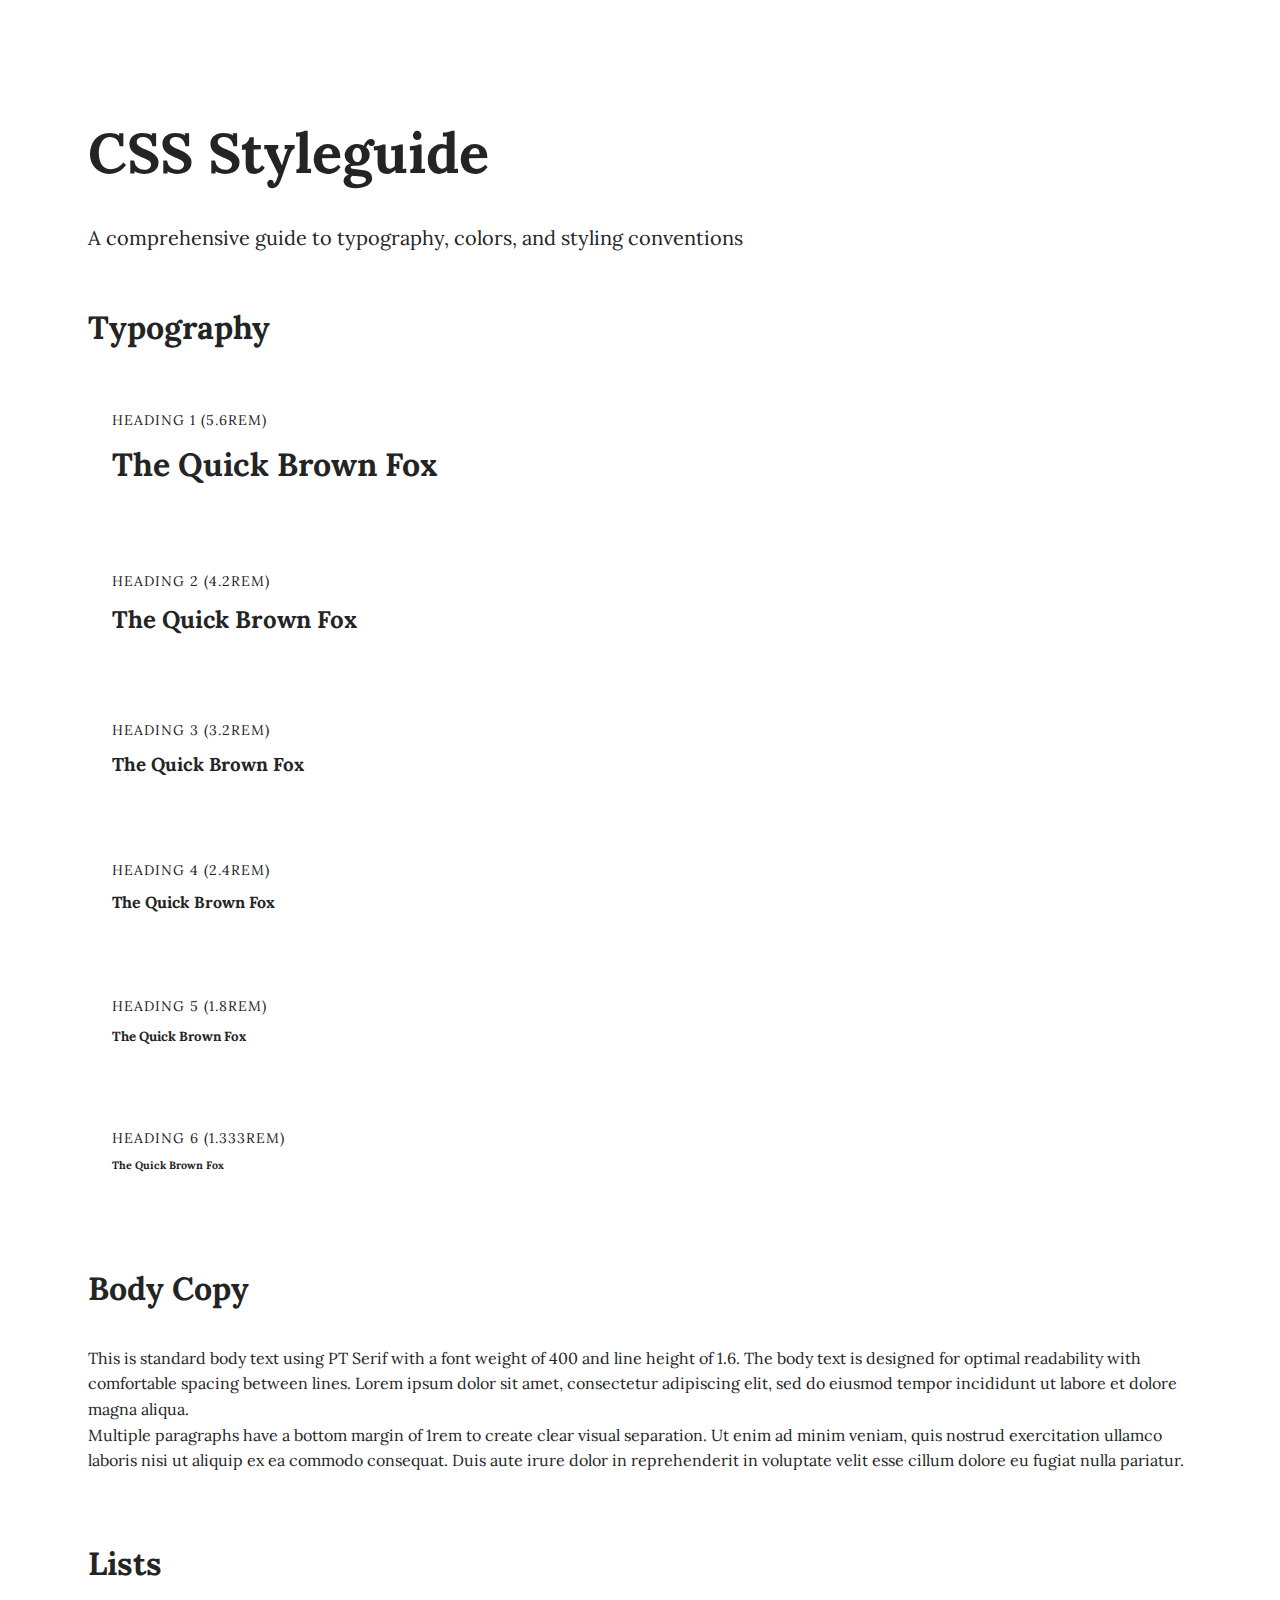
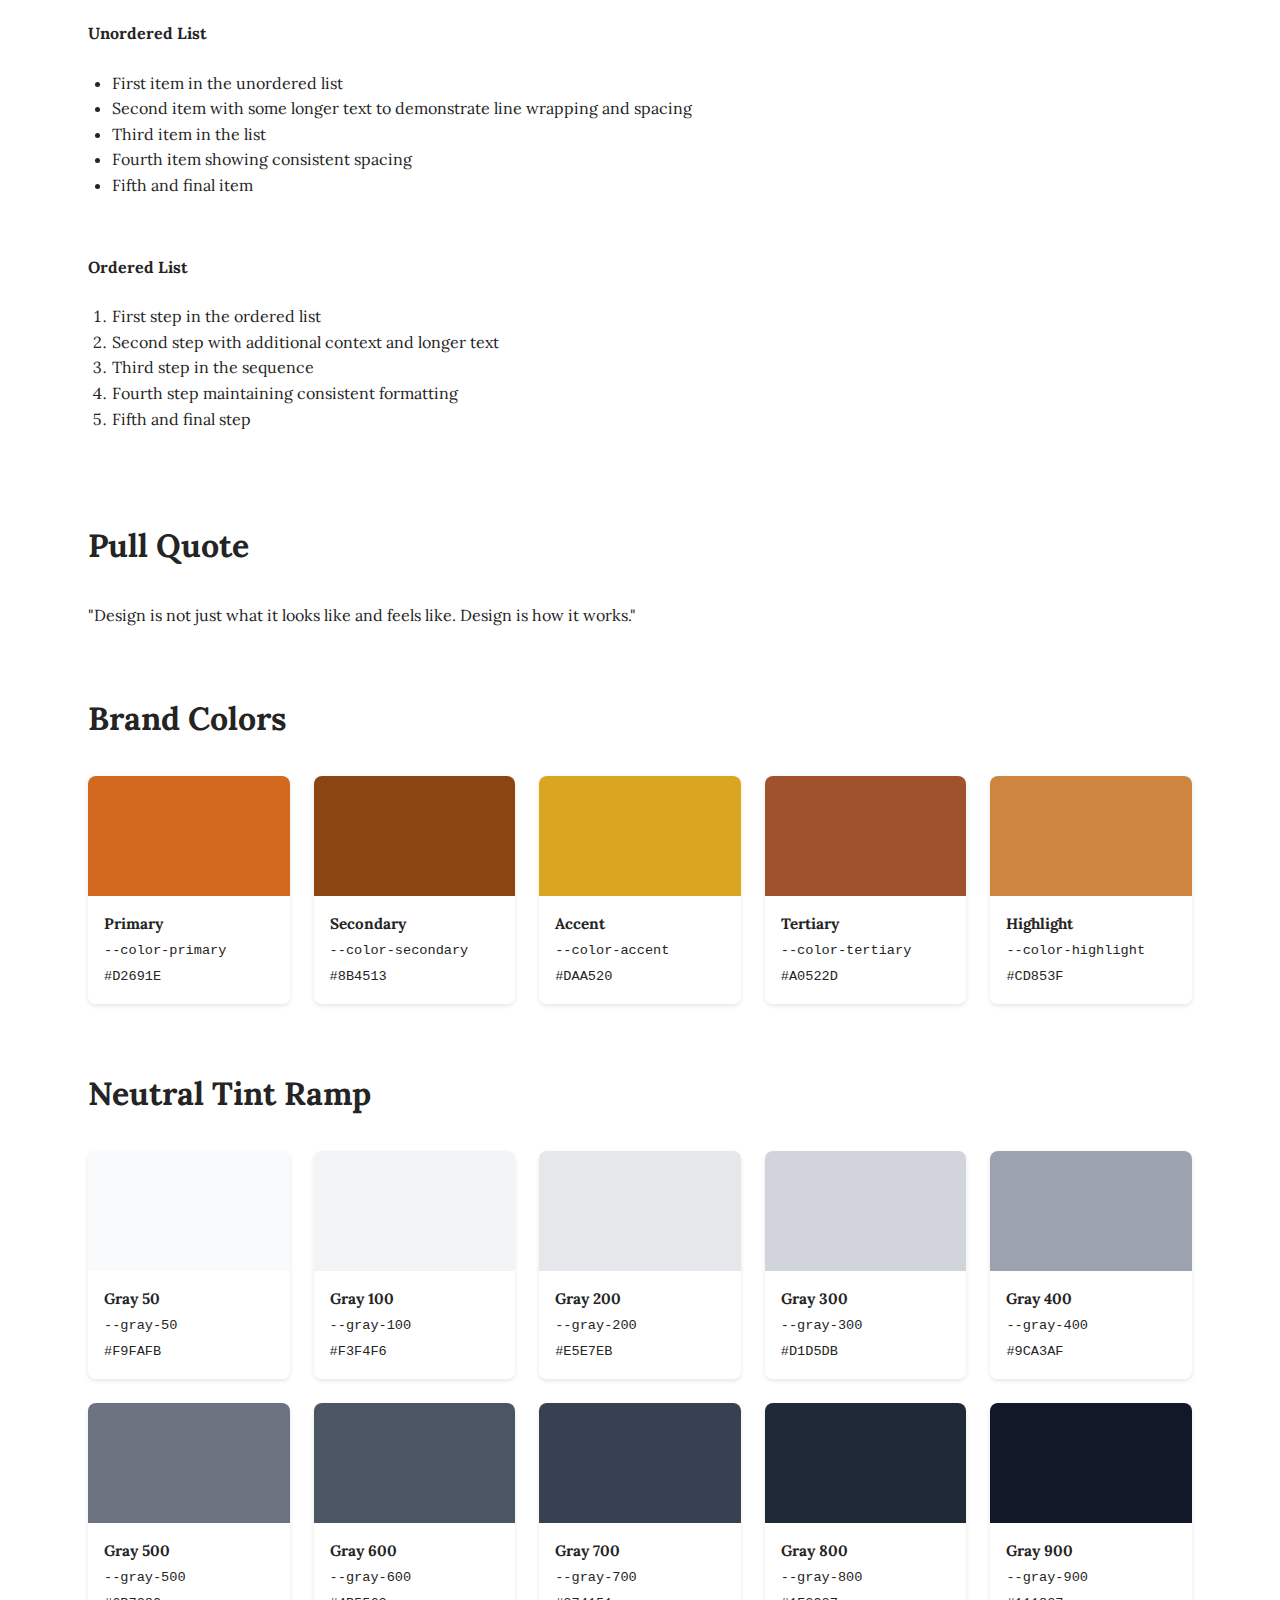
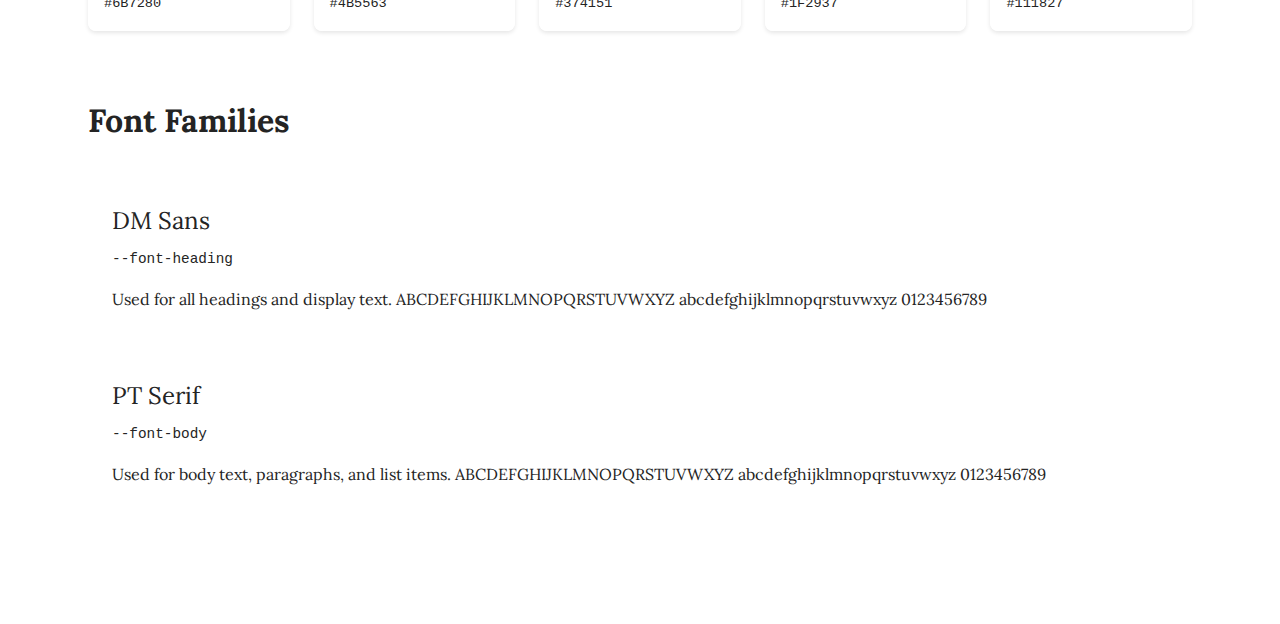
<file: styleguide.html>
<!DOCTYPE html>
<html lang="en">
<head>
  <meta charset="UTF-8">
  <meta name="viewport" content="width=device-width, initial-scale=1.0">
  <title>CSS Styleguide</title>
  <link rel="stylesheet" href="styles.css">
  <style>
    /* Styleguide-specific styles only */
    .styleguide-container {
      max-width: 1200px;
      margin: 0 auto;
      background-color: white;
      padding: 3rem;
      border-radius: 8px;
    }

    .styleguide-title {
      font-family: var(--font-heading);
      font-size: 3.5rem;
      color: var(--color-primary);
      margin-bottom: 0.5rem;
      border-bottom: 4px solid var(--color-primary);
      padding-bottom: 1rem;
    }

    .styleguide-subtitle {
      font-family: var(--font-body);
      font-size: 1.25rem;
      color: var(--gray-600);
      margin-bottom: 3rem;
    }

    .section {
      margin-bottom: 4rem;
    }

    .section-title {
      font-family: var(--font-heading);
      font-size: 2rem;
      color: var(--color-secondary);
      margin-bottom: 1.5rem;
      border-bottom: 2px solid var(--gray-200);
      padding-bottom: 0.5rem;
    }

    .heading-example {
      margin-bottom: 2rem;
      padding: 1.5rem;
      background-color: var(--gray-50);
      border-left: 4px solid var(--color-primary);
    }

    .heading-label {
      font-family: var(--font-heading);
      font-size: 0.875rem;
      color: var(--gray-500);
      text-transform: uppercase;
      letter-spacing: 1px;
      margin-bottom: 0.5rem;
    }

    .list-example {
      padding: 1.5rem;
      background-color: var(--gray-50);
      border-left: 4px solid var(--color-accent);
      margin-bottom: 2rem;
    }

    .color-grid {
      display: grid;
      grid-template-columns: repeat(auto-fill, minmax(200px, 1fr));
      gap: 1.5rem;
      margin-bottom: 2rem;
    }

    .color-swatch {
      border: 1px solid var(--gray-300);
      border-radius: 8px;
      overflow: hidden;
      box-shadow: 0 2px 4px rgba(0,0,0,0.1);
    }

    .color-sample {
      height: 120px;
      width: 100%;
    }

    .color-info {
      padding: 1rem;
      background-color: white;
    }

    .color-name {
      font-family: var(--font-heading);
      font-weight: 700;
      font-size: 0.95rem;
      color: var(--gray-900);
      margin-bottom: 0.25rem;
    }

    .color-variable {
      font-family: monospace;
      font-size: 0.85rem;
      color: var(--color-secondary);
      margin-bottom: 0.25rem;
    }

    .color-hex {
      font-family: monospace;
      font-size: 0.85rem;
      color: var(--gray-600);
    }

    .font-showcase {
      padding: 1.5rem;
      background-color: var(--gray-50);
      margin-bottom: 1rem;
    }

    .font-showcase.heading {
      border-left: 4px solid var(--color-primary);
    }

    .font-showcase.body {
      border-left: 4px solid var(--color-accent);
    }

    .font-showcase-title {
      font-size: 1.5rem;
      margin-bottom: 0.5rem;
    }

    .font-showcase-variable {
      font-family: monospace;
      font-size: 0.9rem;
      color: var(--gray-600);
    }

    .font-showcase-sample {
      margin-top: 1rem;
    }
  </style>
</head>
<body>
  <div class="styleguide-container">
    <h1 class="styleguide-title">CSS Styleguide</h1>
    <p class="styleguide-subtitle">A comprehensive guide to typography, colors, and styling conventions</p>

    <!-- Typography Section -->
    <div class="section">
      <h2 class="section-title">Typography</h2>
      
      <div class="heading-example">
        <div class="heading-label">Heading 1 (5.6rem)</div>
        <h1>The Quick Brown Fox</h1>
      </div>

      <div class="heading-example">
        <div class="heading-label">Heading 2 (4.2rem)</div>
        <h2>The Quick Brown Fox</h2>
      </div>

      <div class="heading-example">
        <div class="heading-label">Heading 3 (3.2rem)</div>
        <h3>The Quick Brown Fox</h3>
      </div>

      <div class="heading-example">
        <div class="heading-label">Heading 4 (2.4rem)</div>
        <h4>The Quick Brown Fox</h4>
      </div>

      <div class="heading-example">
        <div class="heading-label">Heading 5 (1.8rem)</div>
        <h5>The Quick Brown Fox</h5>
      </div>

      <div class="heading-example">
        <div class="heading-label">Heading 6 (1.333rem)</div>
        <h6>The Quick Brown Fox</h6>
      </div>
    </div>

    <!-- Body Copy Section -->
    <div class="section">
      <h2 class="section-title">Body Copy</h2>
      <p>This is standard body text using PT Serif with a font weight of 400 and line height of 1.6. The body text is designed for optimal readability with comfortable spacing between lines. Lorem ipsum dolor sit amet, consectetur adipiscing elit, sed do eiusmod tempor incididunt ut labore et dolore magna aliqua.</p>
      <p>Multiple paragraphs have a bottom margin of 1rem to create clear visual separation. Ut enim ad minim veniam, quis nostrud exercitation ullamco laboris nisi ut aliquip ex ea commodo consequat. Duis aute irure dolor in reprehenderit in voluptate velit esse cillum dolore eu fugiat nulla pariatur.</p>
    </div>

    <!-- Lists Section -->
    <div class="section">
      <h2 class="section-title">Lists</h2>
      
      <h4>Unordered List</h4>
      <div class="list-example">
        <ul>
          <li>First item in the unordered list</li>
          <li>Second item with some longer text to demonstrate line wrapping and spacing</li>
          <li>Third item in the list</li>
          <li>Fourth item showing consistent spacing</li>
          <li>Fifth and final item</li>
        </ul>
      </div>

      <h4>Ordered List</h4>
      <div class="list-example">
        <ol>
          <li>First step in the ordered list</li>
          <li>Second step with additional context and longer text</li>
          <li>Third step in the sequence</li>
          <li>Fourth step maintaining consistent formatting</li>
          <li>Fifth and final step</li>
        </ol>
      </div>
    </div>

    <!-- Pull Quote Section -->
    <div class="section">
      <h2 class="section-title">Pull Quote</h2>
      <blockquote class="pullquote">
        "Design is not just what it looks like and feels like. Design is how it works."
      </blockquote>
    </div>

    <!-- Color Palette Section -->
    <div class="section">
      <h2 class="section-title">Brand Colors</h2>
      <div class="color-grid">
        <div class="color-swatch">
          <div class="color-sample" style="background-color: #D2691E;"></div>
          <div class="color-info">
            <div class="color-name">Primary</div>
            <div class="color-variable">--color-primary</div>
            <div class="color-hex">#D2691E</div>
          </div>
        </div>

        <div class="color-swatch">
          <div class="color-sample" style="background-color: #8B4513;"></div>
          <div class="color-info">
            <div class="color-name">Secondary</div>
            <div class="color-variable">--color-secondary</div>
            <div class="color-hex">#8B4513</div>
          </div>
        </div>

        <div class="color-swatch">
          <div class="color-sample" style="background-color: #DAA520;"></div>
          <div class="color-info">
            <div class="color-name">Accent</div>
            <div class="color-variable">--color-accent</div>
            <div class="color-hex">#DAA520</div>
          </div>
        </div>

        <div class="color-swatch">
          <div class="color-sample" style="background-color: #A0522D;"></div>
          <div class="color-info">
            <div class="color-name">Tertiary</div>
            <div class="color-variable">--color-tertiary</div>
            <div class="color-hex">#A0522D</div>
          </div>
        </div>

        <div class="color-swatch">
          <div class="color-sample" style="background-color: #CD853F;"></div>
          <div class="color-info">
            <div class="color-name">Highlight</div>
            <div class="color-variable">--color-highlight</div>
            <div class="color-hex">#CD853F</div>
          </div>
        </div>
      </div>
    </div>

    <!-- Neutral Tints Section -->
    <div class="section">
      <h2 class="section-title">Neutral Tint Ramp</h2>
      <div class="color-grid">
        <div class="color-swatch">
          <div class="color-sample" style="background-color: #F9FAFB;"></div>
          <div class="color-info">
            <div class="color-name">Gray 50</div>
            <div class="color-variable">--gray-50</div>
            <div class="color-hex">#F9FAFB</div>
          </div>
        </div>

        <div class="color-swatch">
          <div class="color-sample" style="background-color: #F3F4F6;"></div>
          <div class="color-info">
            <div class="color-name">Gray 100</div>
            <div class="color-variable">--gray-100</div>
            <div class="color-hex">#F3F4F6</div>
          </div>
        </div>

        <div class="color-swatch">
          <div class="color-sample" style="background-color: #E5E7EB;"></div>
          <div class="color-info">
            <div class="color-name">Gray 200</div>
            <div class="color-variable">--gray-200</div>
            <div class="color-hex">#E5E7EB</div>
          </div>
        </div>

        <div class="color-swatch">
          <div class="color-sample" style="background-color: #D1D5DB;"></div>
          <div class="color-info">
            <div class="color-name">Gray 300</div>
            <div class="color-variable">--gray-300</div>
            <div class="color-hex">#D1D5DB</div>
          </div>
        </div>

        <div class="color-swatch">
          <div class="color-sample" style="background-color: #9CA3AF;"></div>
          <div class="color-info">
            <div class="color-name">Gray 400</div>
            <div class="color-variable">--gray-400</div>
            <div class="color-hex">#9CA3AF</div>
          </div>
        </div>

        <div class="color-swatch">
          <div class="color-sample" style="background-color: #6B7280;"></div>
          <div class="color-info">
            <div class="color-name">Gray 500</div>
            <div class="color-variable">--gray-500</div>
            <div class="color-hex">#6B7280</div>
          </div>
        </div>

        <div class="color-swatch">
          <div class="color-sample" style="background-color: #4B5563;"></div>
          <div class="color-info">
            <div class="color-name">Gray 600</div>
            <div class="color-variable">--gray-600</div>
            <div class="color-hex">#4B5563</div>
          </div>
        </div>

        <div class="color-swatch">
          <div class="color-sample" style="background-color: #374151;"></div>
          <div class="color-info">
            <div class="color-name">Gray 700</div>
            <div class="color-variable">--gray-700</div>
            <div class="color-hex">#374151</div>
          </div>
        </div>

        <div class="color-swatch">
          <div class="color-sample" style="background-color: #1F2937;"></div>
          <div class="color-info">
            <div class="color-name">Gray 800</div>
            <div class="color-variable">--gray-800</div>
            <div class="color-hex">#1F2937</div>
          </div>
        </div>

        <div class="color-swatch">
          <div class="color-sample" style="background-color: #111827;"></div>
          <div class="color-info">
            <div class="color-name">Gray 900</div>
            <div class="color-variable">--gray-900</div>
            <div class="color-hex">#111827</div>
          </div>
        </div>
      </div>
    </div>

    <!-- Font Families Section -->
    <div class="section">
      <h2 class="section-title">Font Families</h2>
      <div class="font-showcase heading">
        <div class="font-showcase-title" style="font-family: var(--font-heading);">DM Sans</div>
        <div class="font-showcase-variable">--font-heading</div>
        <p class="font-showcase-sample" style="font-family: var(--font-heading);">Used for all headings and display text. ABCDEFGHIJKLMNOPQRSTUVWXYZ abcdefghijklmnopqrstuvwxyz 0123456789</p>
      </div>
      <div class="font-showcase body">
        <div class="font-showcase-title" style="font-family: var(--font-body);">PT Serif</div>
        <div class="font-showcase-variable">--font-body</div>
        <p class="font-showcase-sample">Used for body text, paragraphs, and list items. ABCDEFGHIJKLMNOPQRSTUVWXYZ abcdefghijklmnopqrstuvwxyz 0123456789</p>
      </div>
    </div>
  </div>
</body>
</html>
</file>
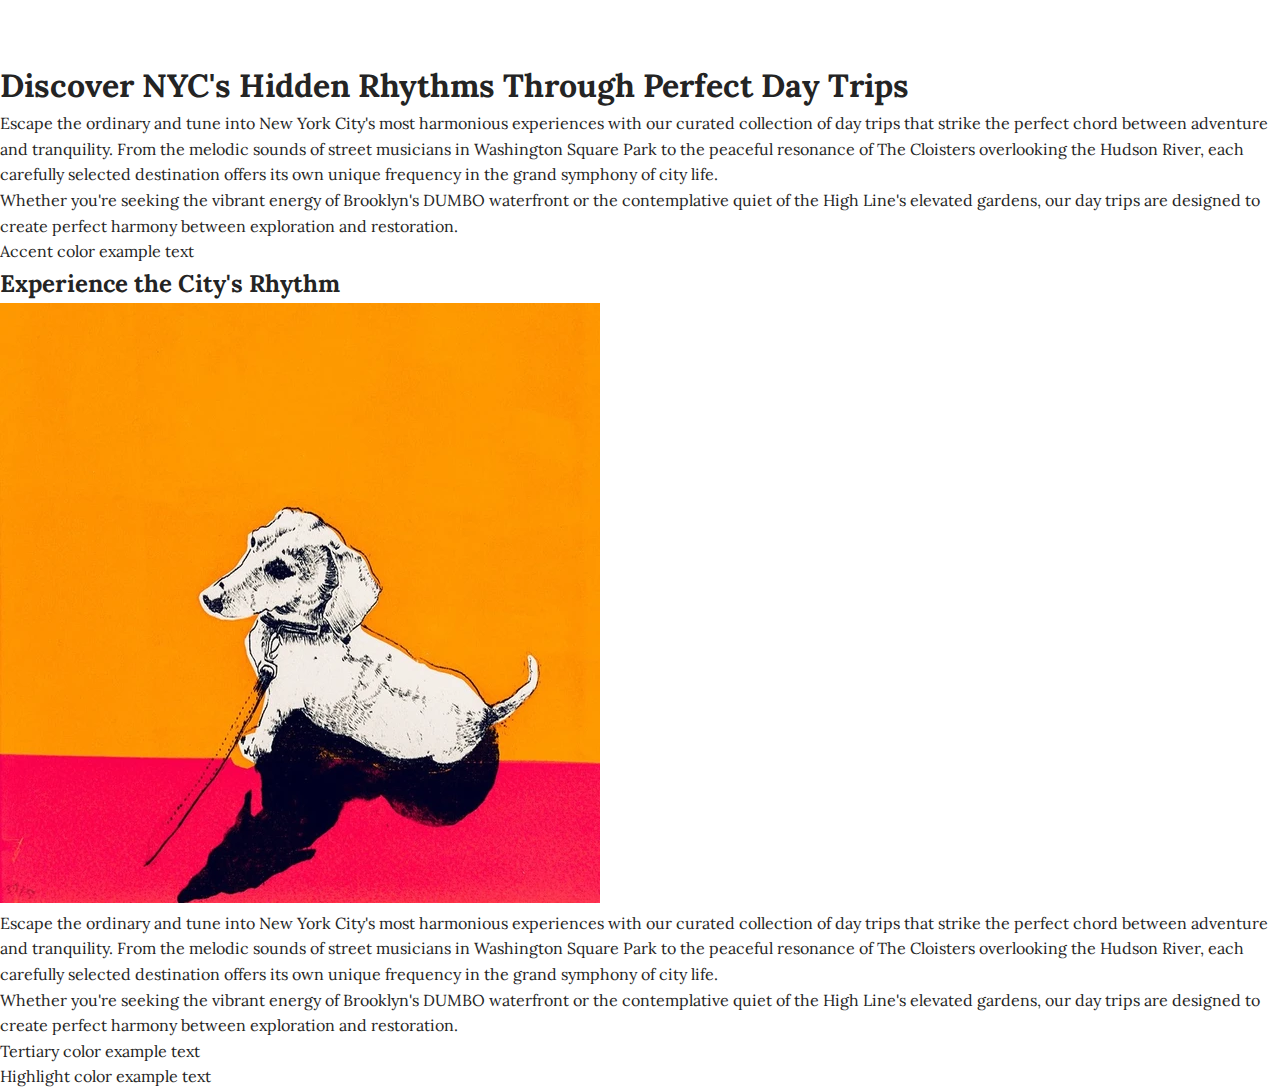
<file: entries/entry-1-column.html>
<!DOCTYPE html>
<html lang="en">
<head>
    <meta charset="UTF-8">
    <meta name="viewport" content="width=device-width, initial-scale=1.0">
    <link rel="stylesheet" href="../styles.css">
    <title>Medium Style Layout - Mike's Demo Project</title>
</head>
<body>
  <main class="medium-style">
    <section>
      <h1>Discover NYC's Hidden Rhythms Through Perfect Day Trips</h1>
      <p>Escape the ordinary and tune into New York City's most harmonious experiences with our curated collection of day
        trips that strike the perfect chord between adventure and tranquility. From the melodic sounds of street
        musicians in Washington Square Park to the peaceful resonance of The Cloisters overlooking the Hudson River,
        each carefully selected destination offers its own unique frequency in the grand symphony of city life.</p>
      
      <p>Whether you're seeking the vibrant energy of Brooklyn's DUMBO waterfront or the contemplative quiet of the High Line's
        elevated gardens, our day trips are designed to create perfect harmony between exploration and restoration.</p>
      <p style="color: var(--color-accent);">Accent color example text</p>
    </section>
    
    <section>
      <h2>Experience the City's Rhythm</h2>
      <img src="../images/image-1.webp" alt="NYC Scene" />
      <p>Escape the ordinary and tune into New York City's most harmonious experiences with our curated collection of day
        trips that strike the perfect chord between adventure and tranquility. From the melodic sounds of street
        musicians in Washington Square Park to the peaceful resonance of The Cloisters overlooking the Hudson River,
        each carefully selected destination offers its own unique frequency in the grand symphony of city life.</p>
        
      <p>Whether you're seeking the vibrant energy of Brooklyn's DUMBO waterfront or the contemplative quiet of the High Line's
        elevated gardens, our day trips are designed to create perfect harmony between exploration and restoration.</p>
      <p style="color: var(--color-tertiary);">Tertiary color example text</p>
      <p style="color: var(--color-highlight);">Highlight color example text</p>
    </section>
  </main>
</body>
</html>
</file>
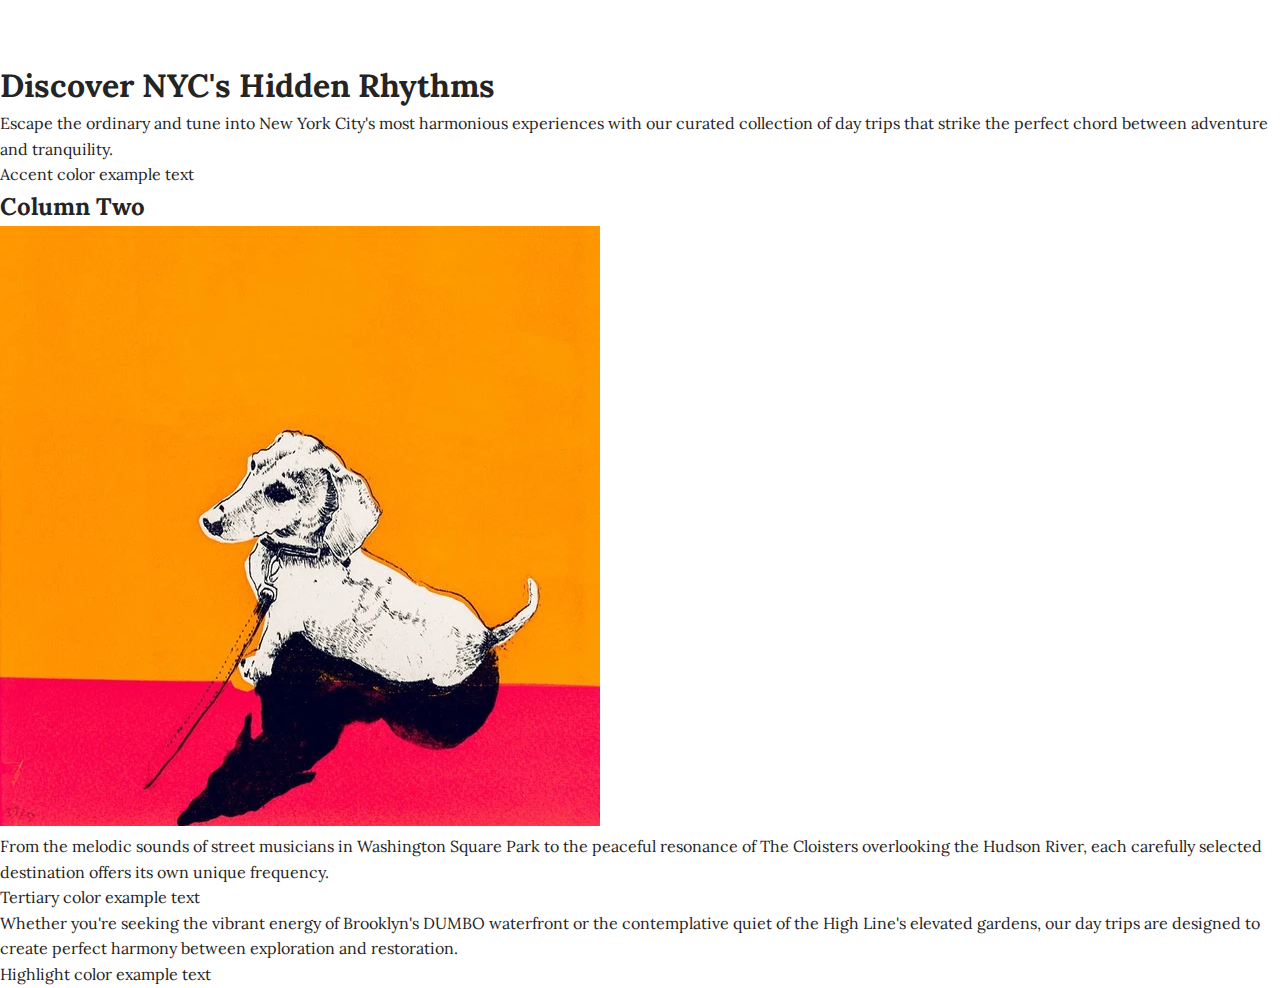
<file: entries/entry-2-column.html>
<!DOCTYPE html>
<html lang="en">
<head>
    <meta charset="UTF-8">
    <meta name="viewport" content="width=device-width, initial-scale=1.0">
    <link rel="stylesheet" href="../styles.css">
    <title>Two Column Layout - Mike's Demo Project</title>
</head>
<body>
  <main class="two-column">
    <section>
      <h1>Discover NYC's Hidden Rhythms</h1>
      <p>Escape the ordinary and tune into New York City's most harmonious experiences with our curated collection of day
        trips that strike the perfect chord between adventure and tranquility.</p>
      <p style="color: var(--color-accent);">Accent color example text</p>
    </section>
    
    <section>
      <h2>Column Two</h2>
      <img src="../images/image-1.webp" alt="NYC Scene" />
      <p>From the melodic sounds of street musicians in Washington Square Park to the peaceful resonance of The Cloisters overlooking the Hudson River, each carefully selected destination offers its own unique frequency.</p>
      <p style="color: var(--color-tertiary);">Tertiary color example text</p>
       <p>Whether you're seeking the vibrant energy of Brooklyn's DUMBO waterfront or the contemplative quiet of the High Line's elevated gardens, our day trips are designed to create perfect harmony between exploration and restoration.</p>
      <p style="color: var(--color-highlight);">Highlight color example text</p>
    </section>
  </main>
</body>
</html>
</file>
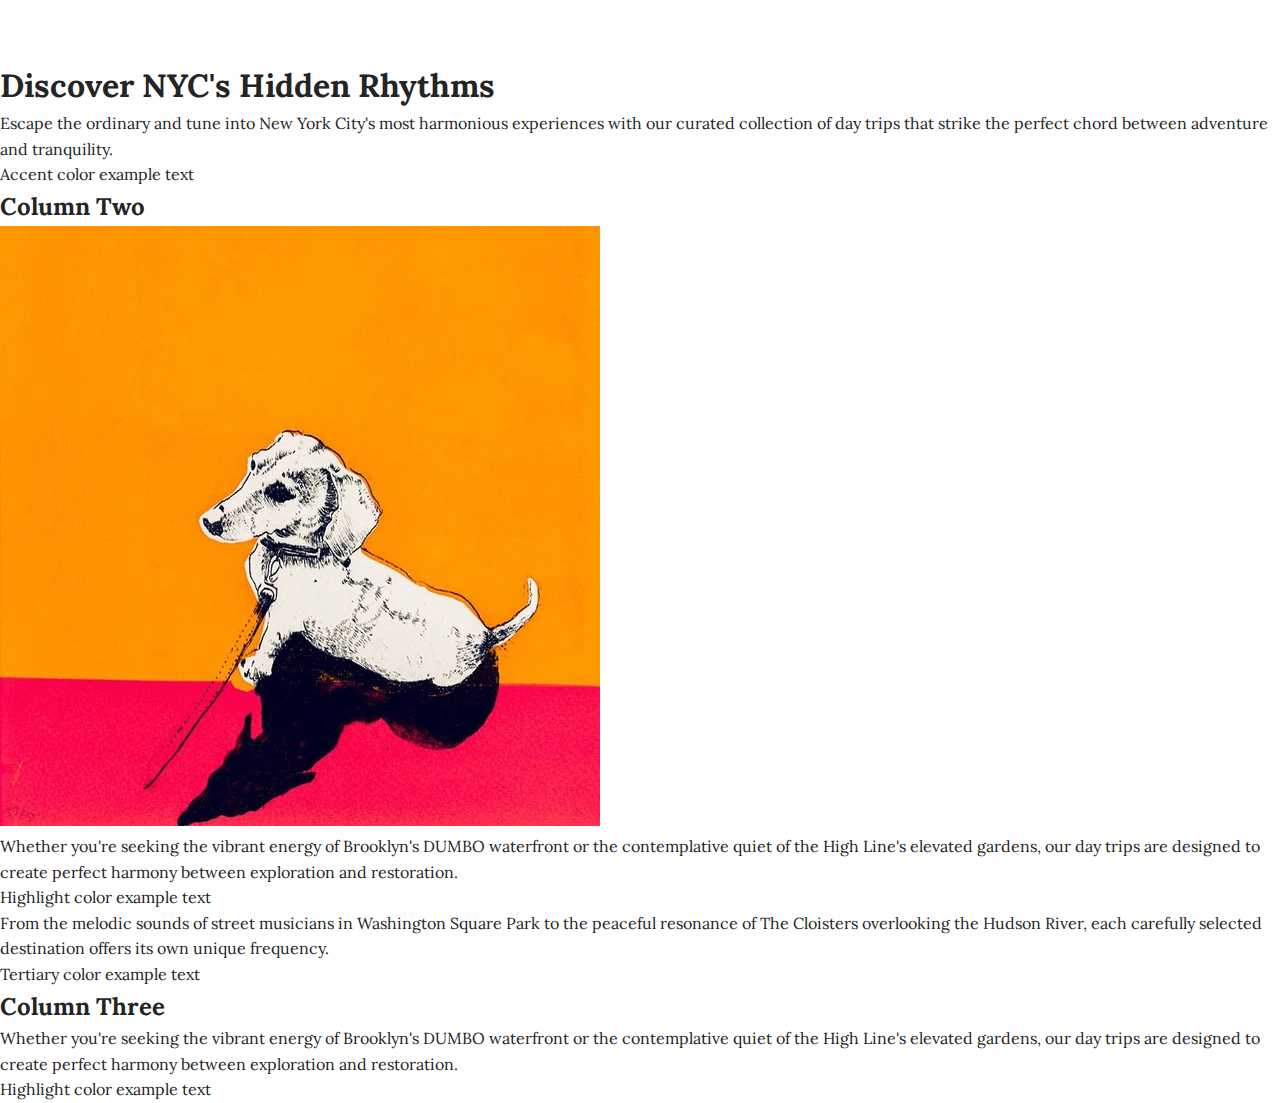
<file: entries/entry-3-column.html>
<!DOCTYPE html>
<html lang="en">
<head>
    <meta charset="UTF-8">
    <meta name="viewport" content="width=device-width, initial-scale=1.0">
    <link rel="stylesheet" href="../styles.css">
    <title>Three Column Layout - Mike's Demo Project</title>
</head>
<body>
  <main class="three-column">
    <section>
      <h1>Discover NYC's Hidden Rhythms</h1>
      <p>Escape the ordinary and tune into New York City's most harmonious experiences with our curated collection of day
        trips that strike the perfect chord between adventure and tranquility.</p>
      <p style="color: var(--color-accent);">Accent color example text</p>
    </section>
    
    <section>
      <h2>Column Two</h2>
            <img src="../images/image-1.webp" alt="NYC Scene" />
 <p>Whether you're seeking the vibrant energy of Brooklyn's DUMBO waterfront or the contemplative quiet of the High Line's elevated gardens, our day trips are designed to create perfect harmony between exploration and restoration.</p>
      <p style="color: var(--color-highlight);">Highlight color example text</p>      
      <p>From the melodic sounds of street musicians in Washington Square Park to the peaceful resonance of The Cloisters overlooking the Hudson River, each carefully selected destination offers its own unique frequency.</p>
      <p style="color: var(--color-tertiary);">Tertiary color example text</p>
    </section>
    
    <section>
      <h2>Column Three</h2>
      <p>Whether you're seeking the vibrant energy of Brooklyn's DUMBO waterfront or the contemplative quiet of the High Line's elevated gardens, our day trips are designed to create perfect harmony between exploration and restoration.</p>
      <p style="color: var(--color-highlight);">Highlight color example text</p>
    </section>
  </main>
</body>
</html>
</file>
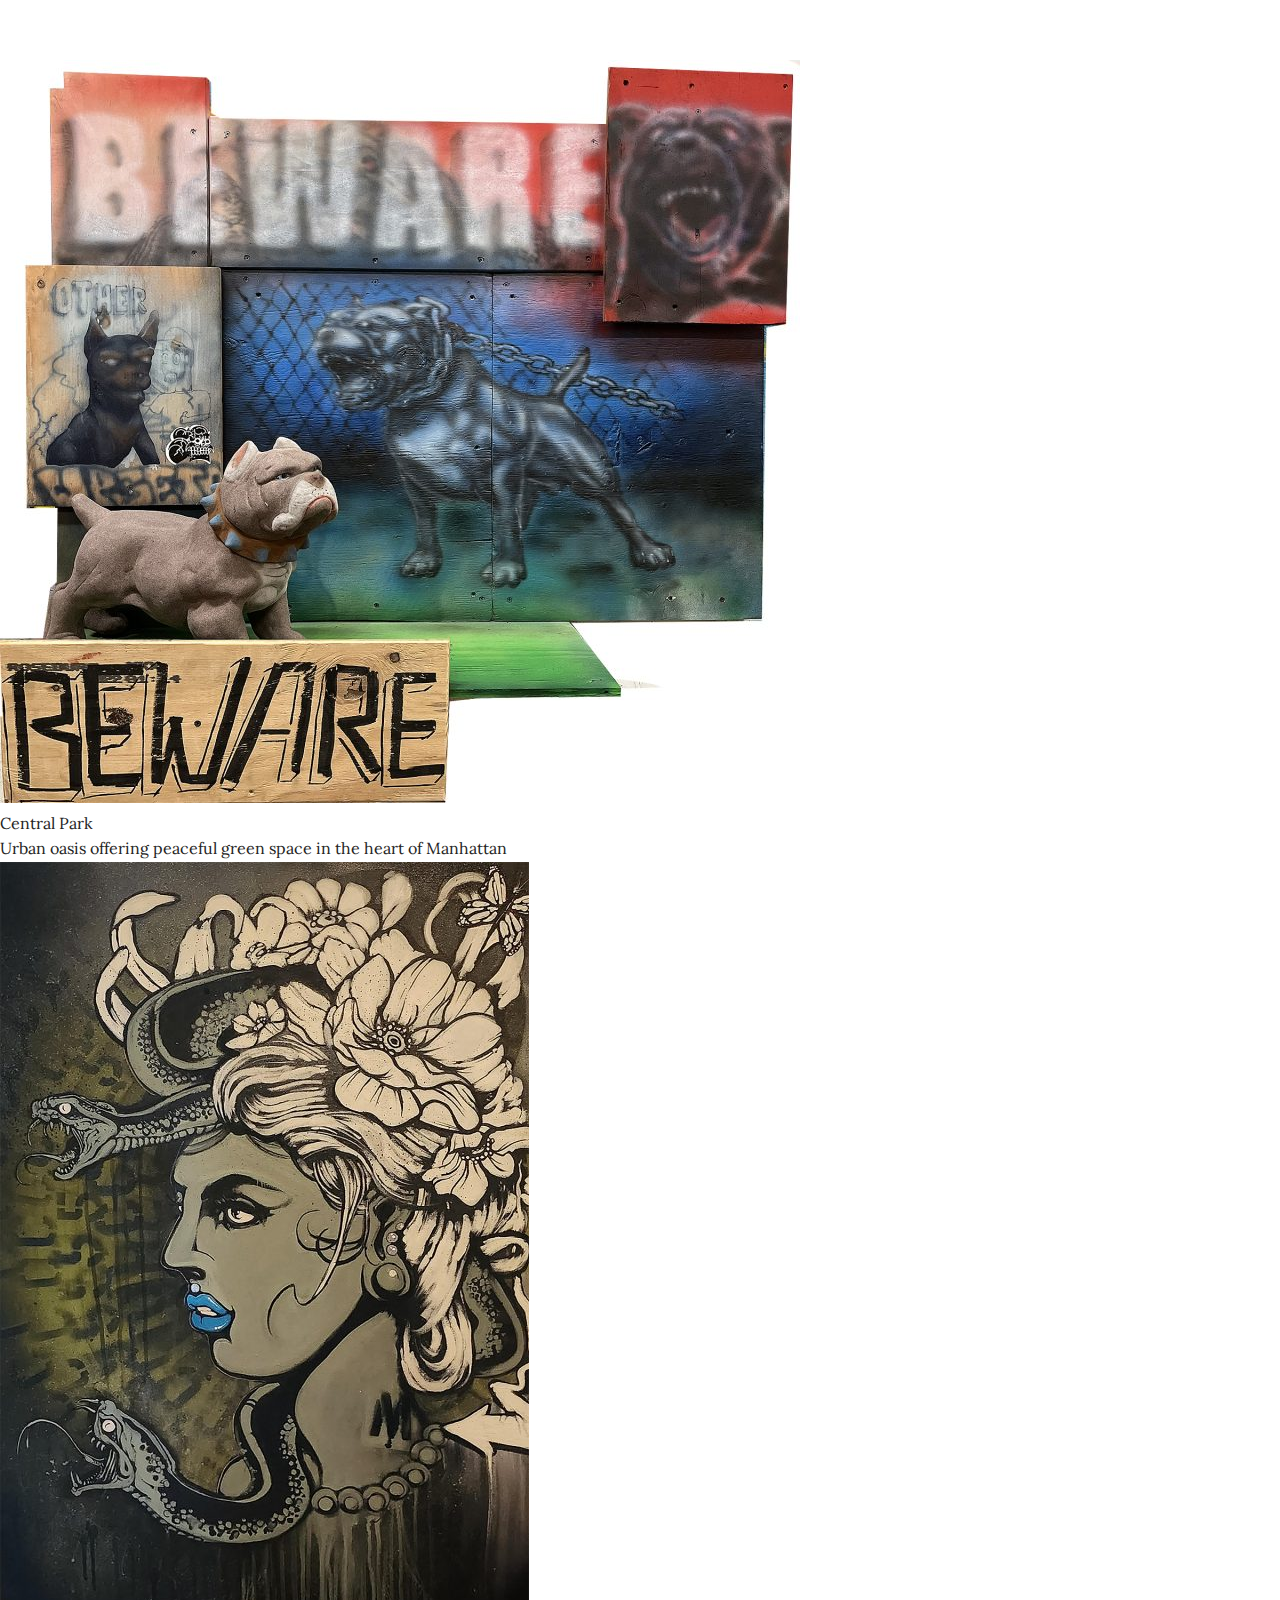
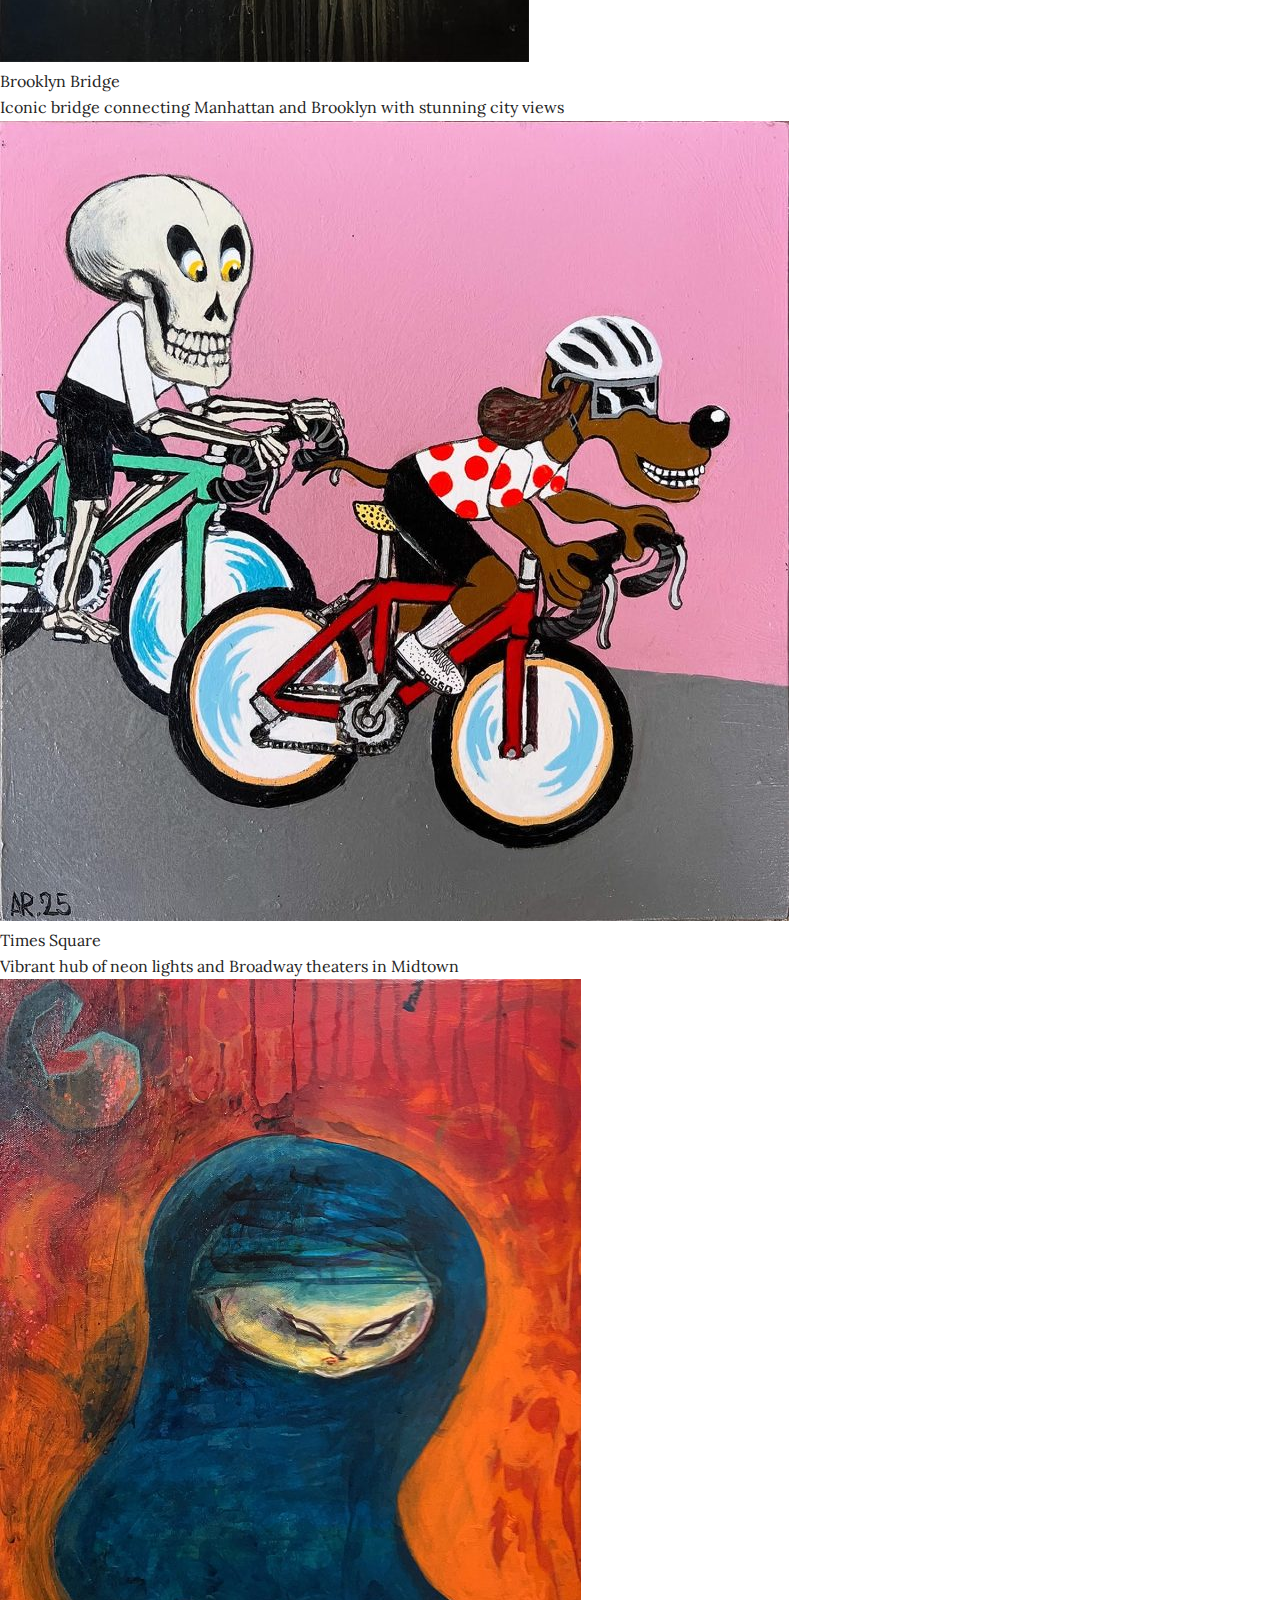
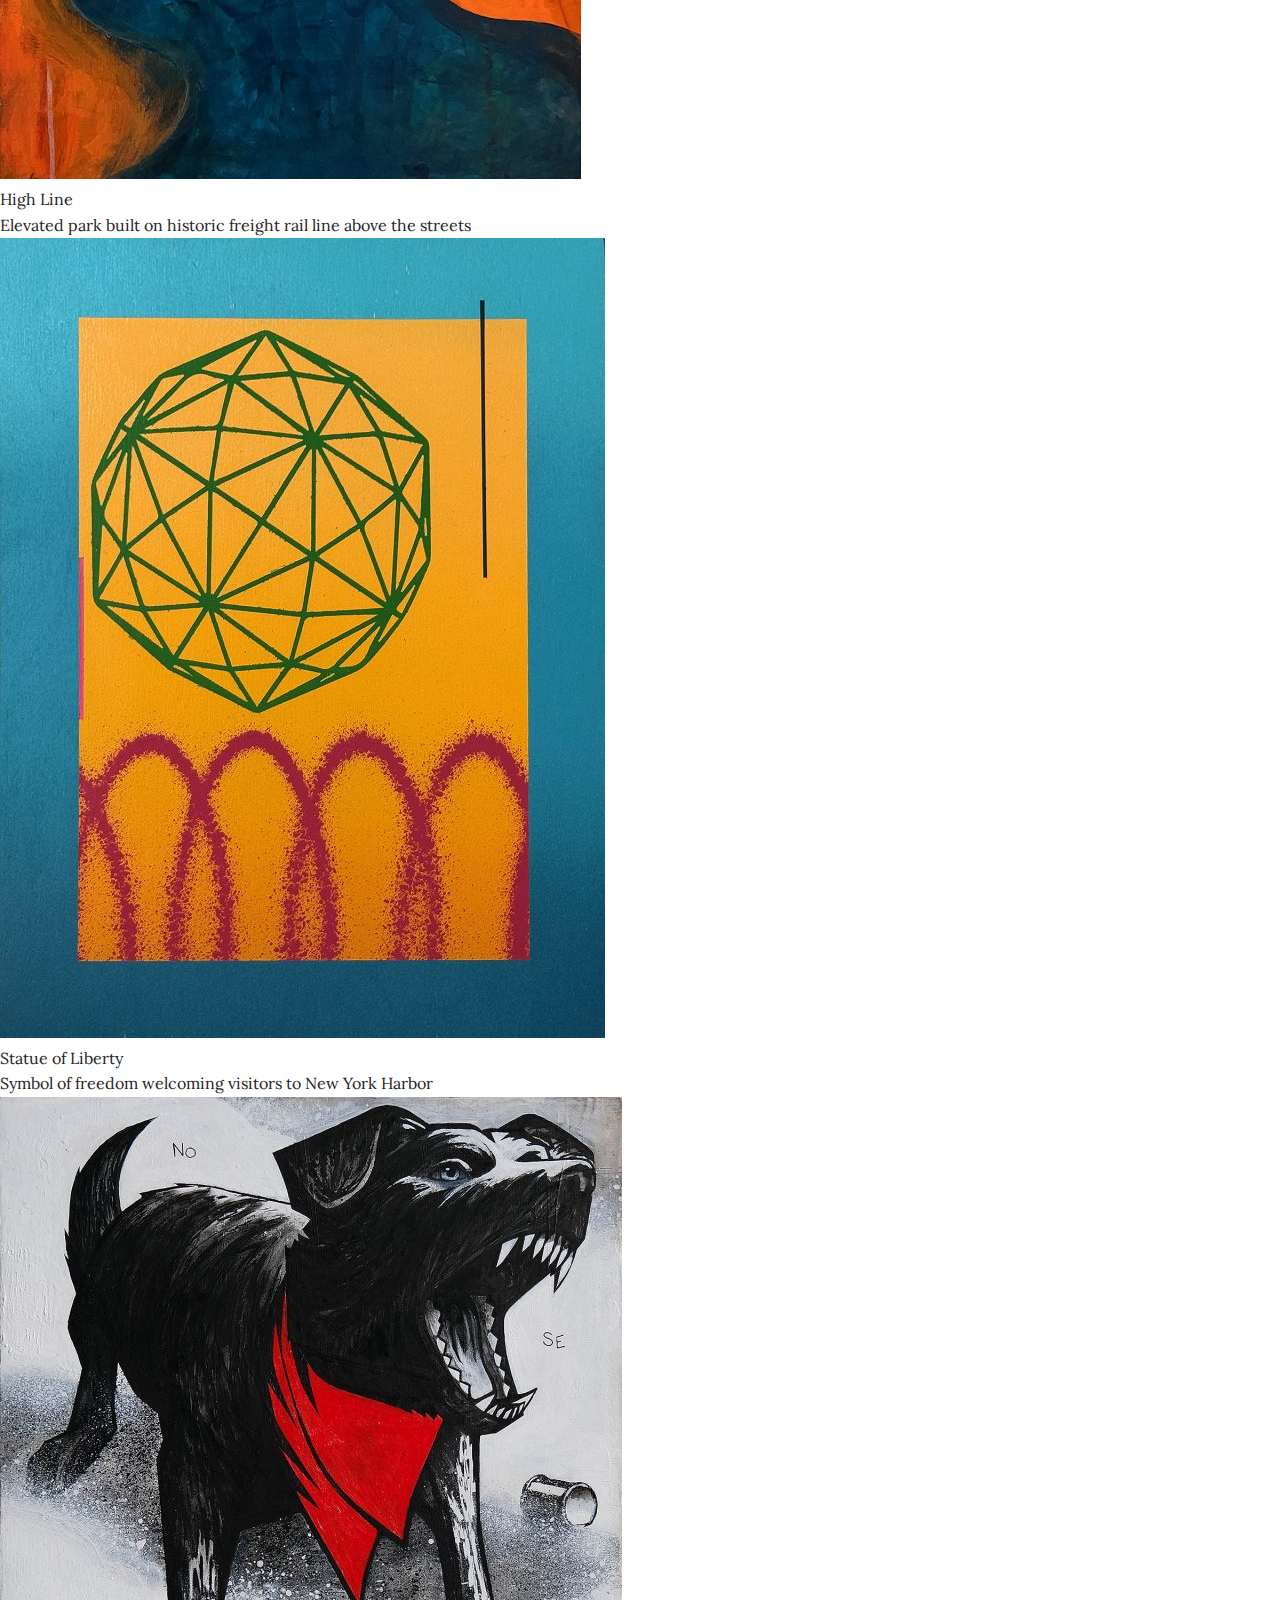
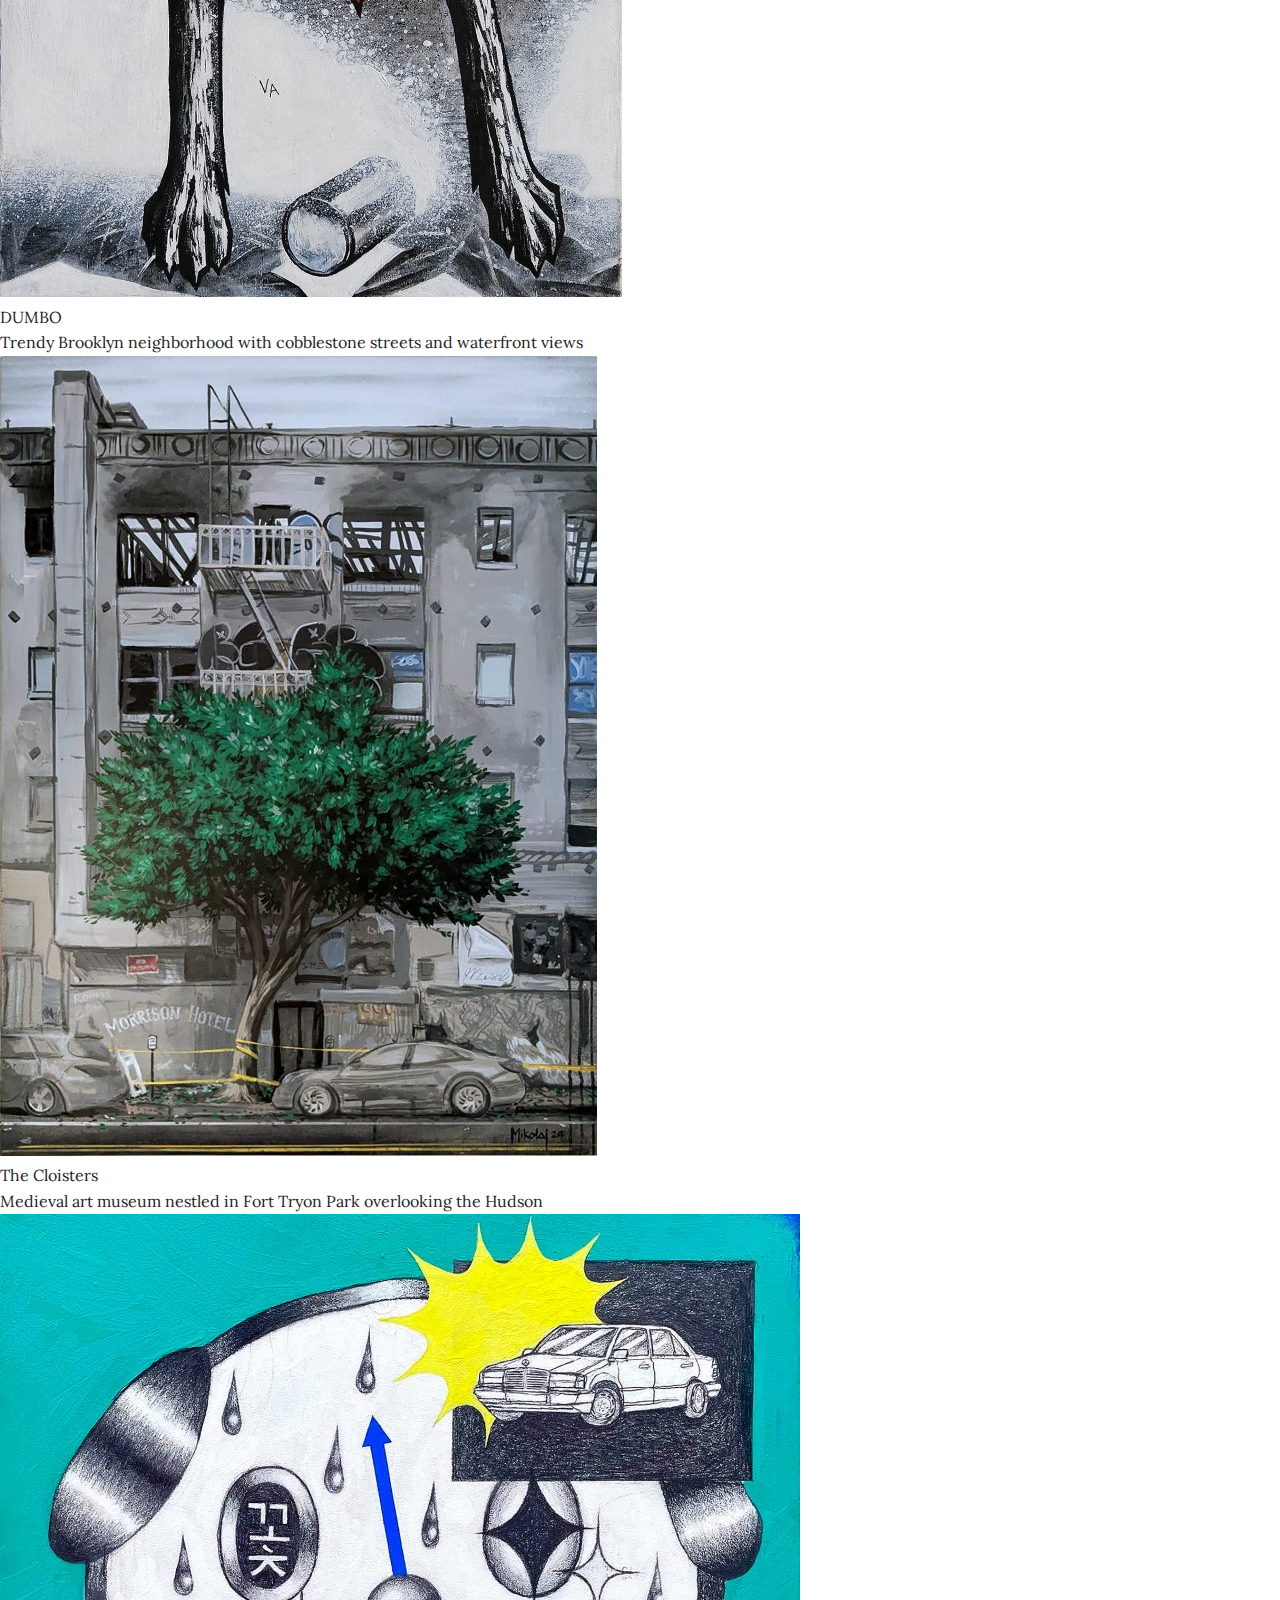
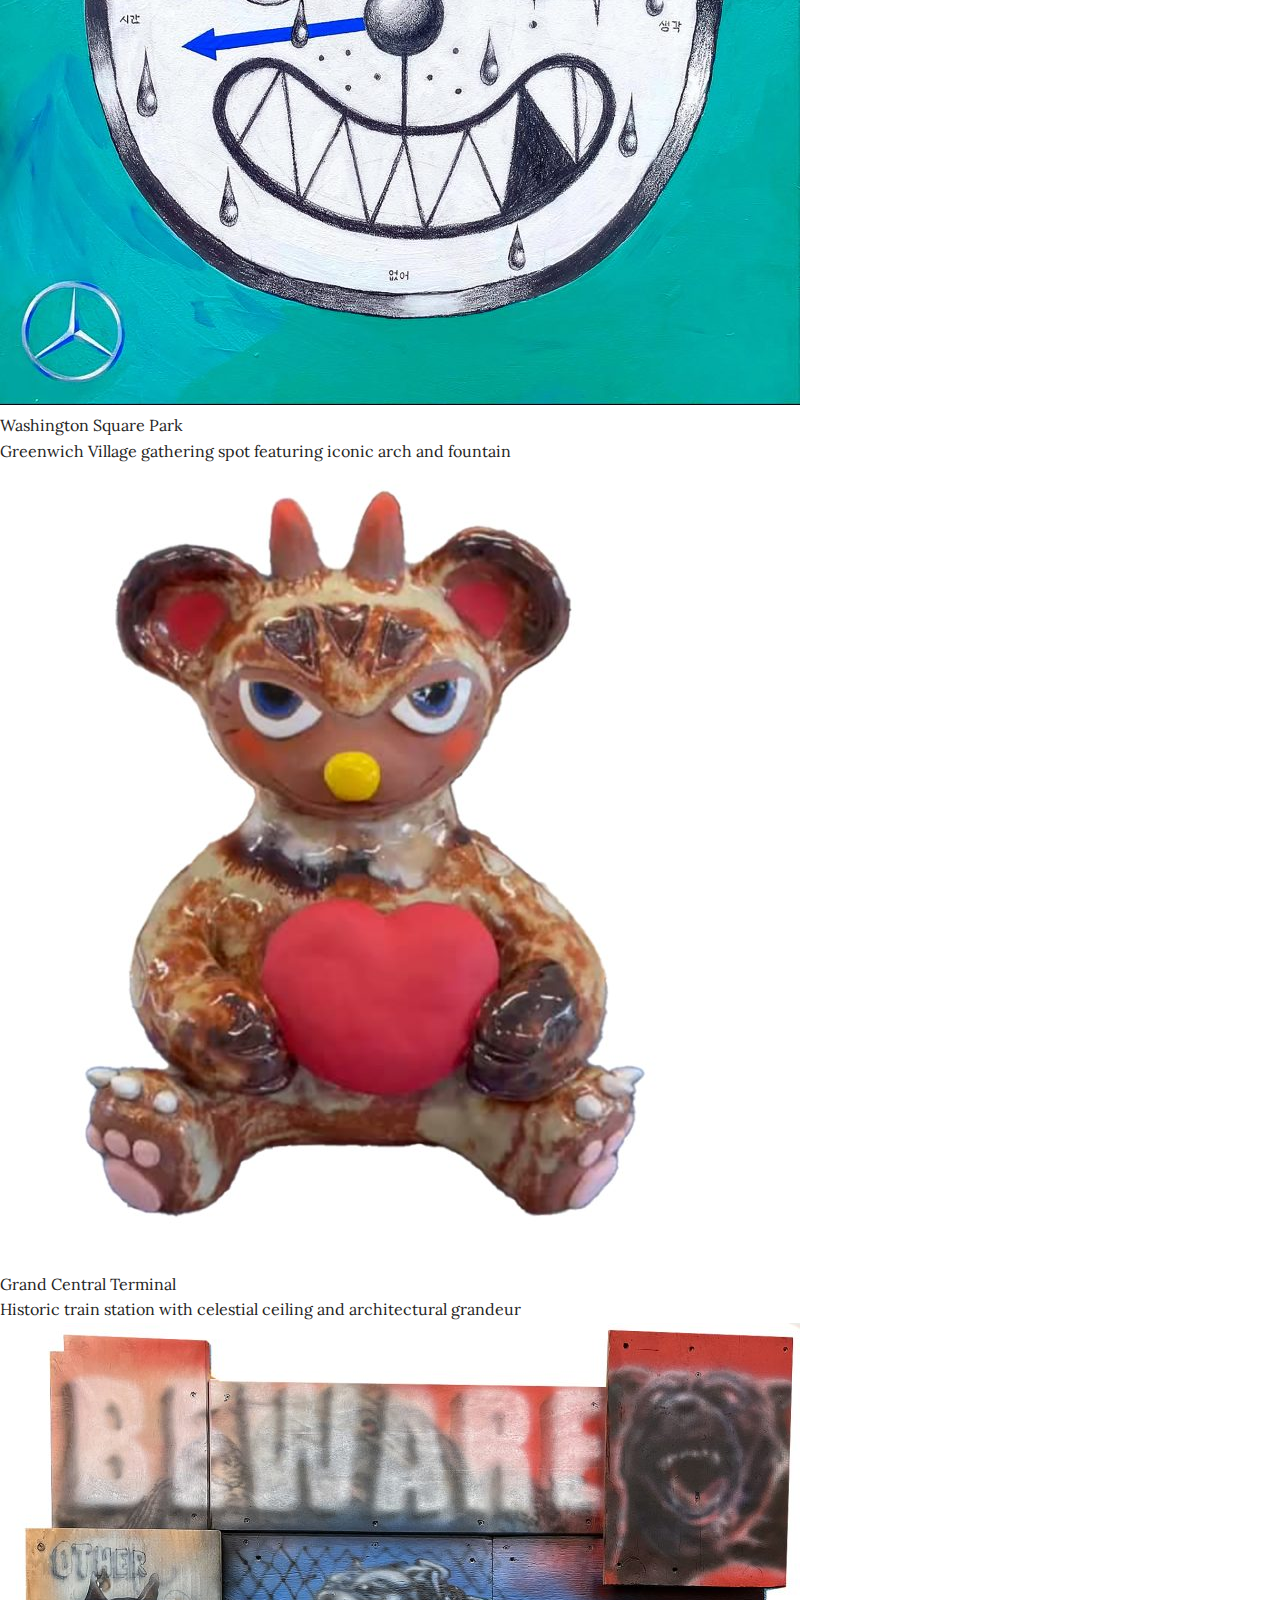
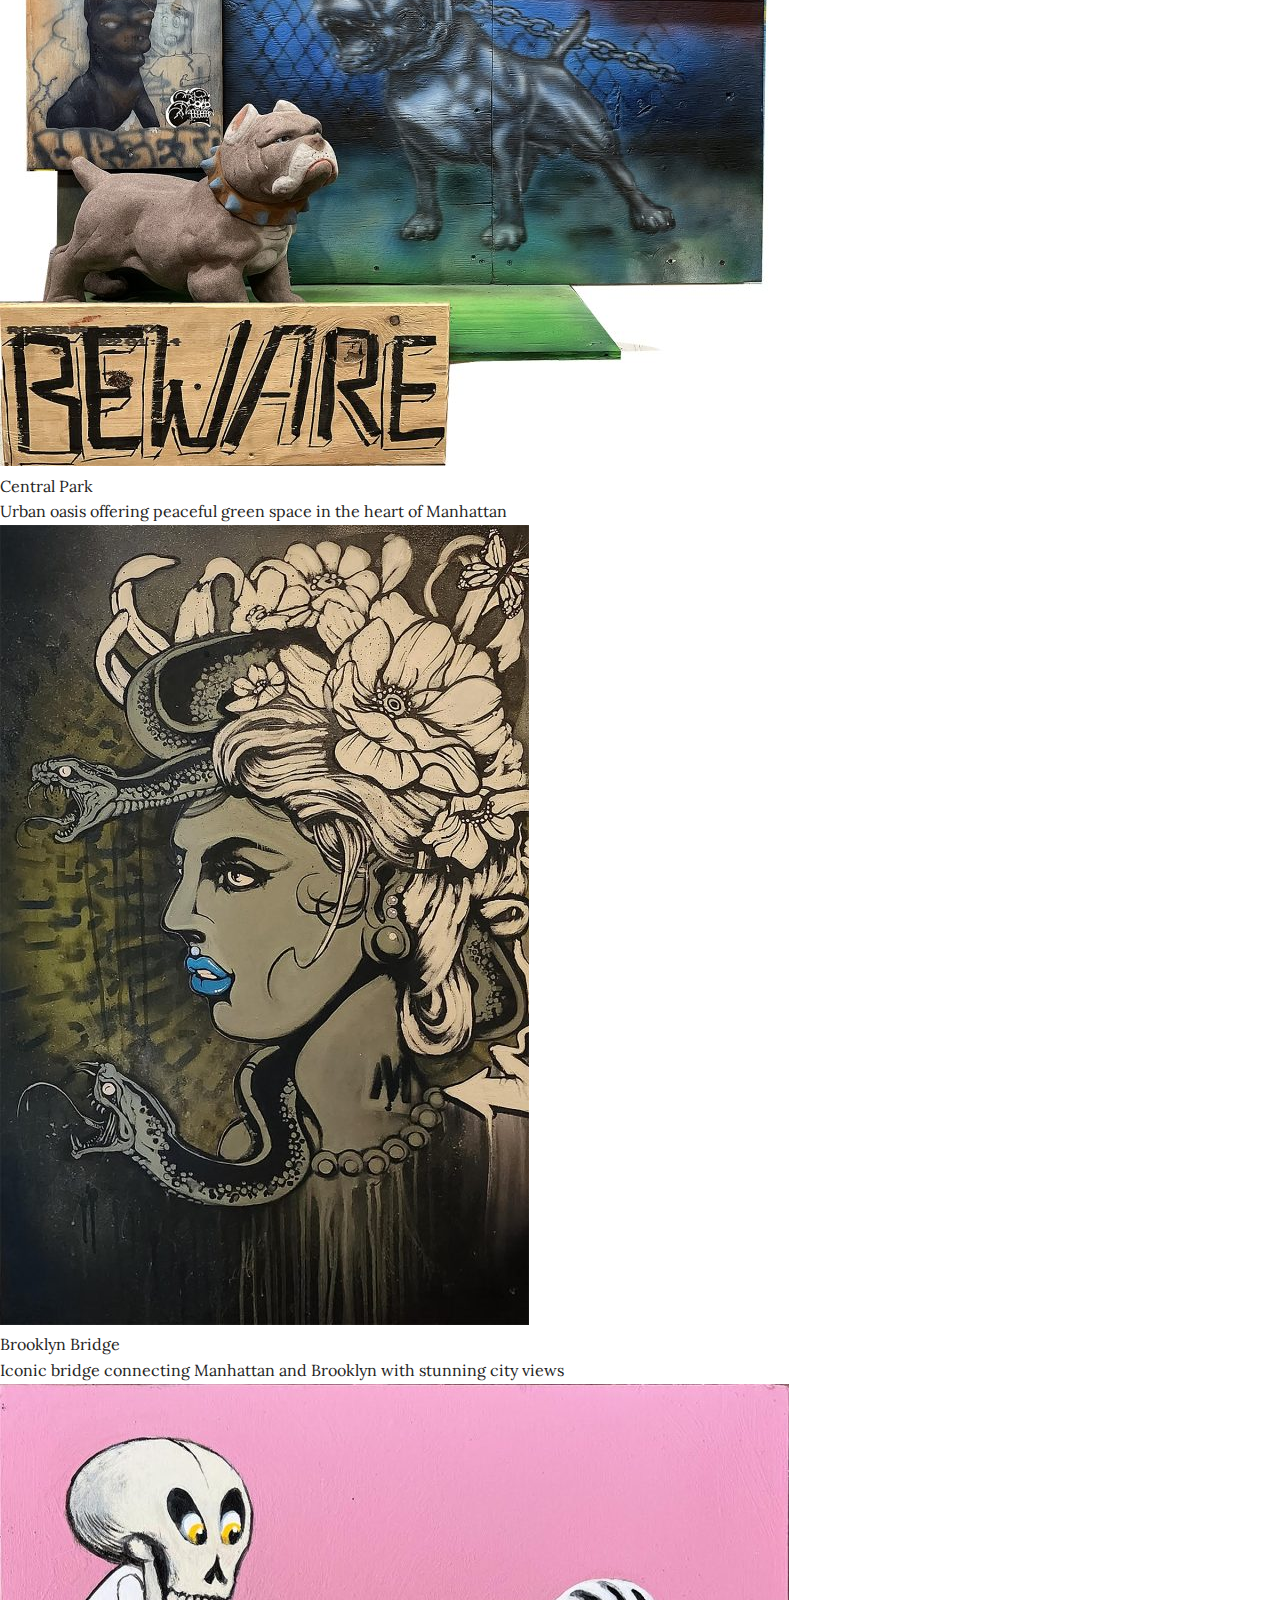
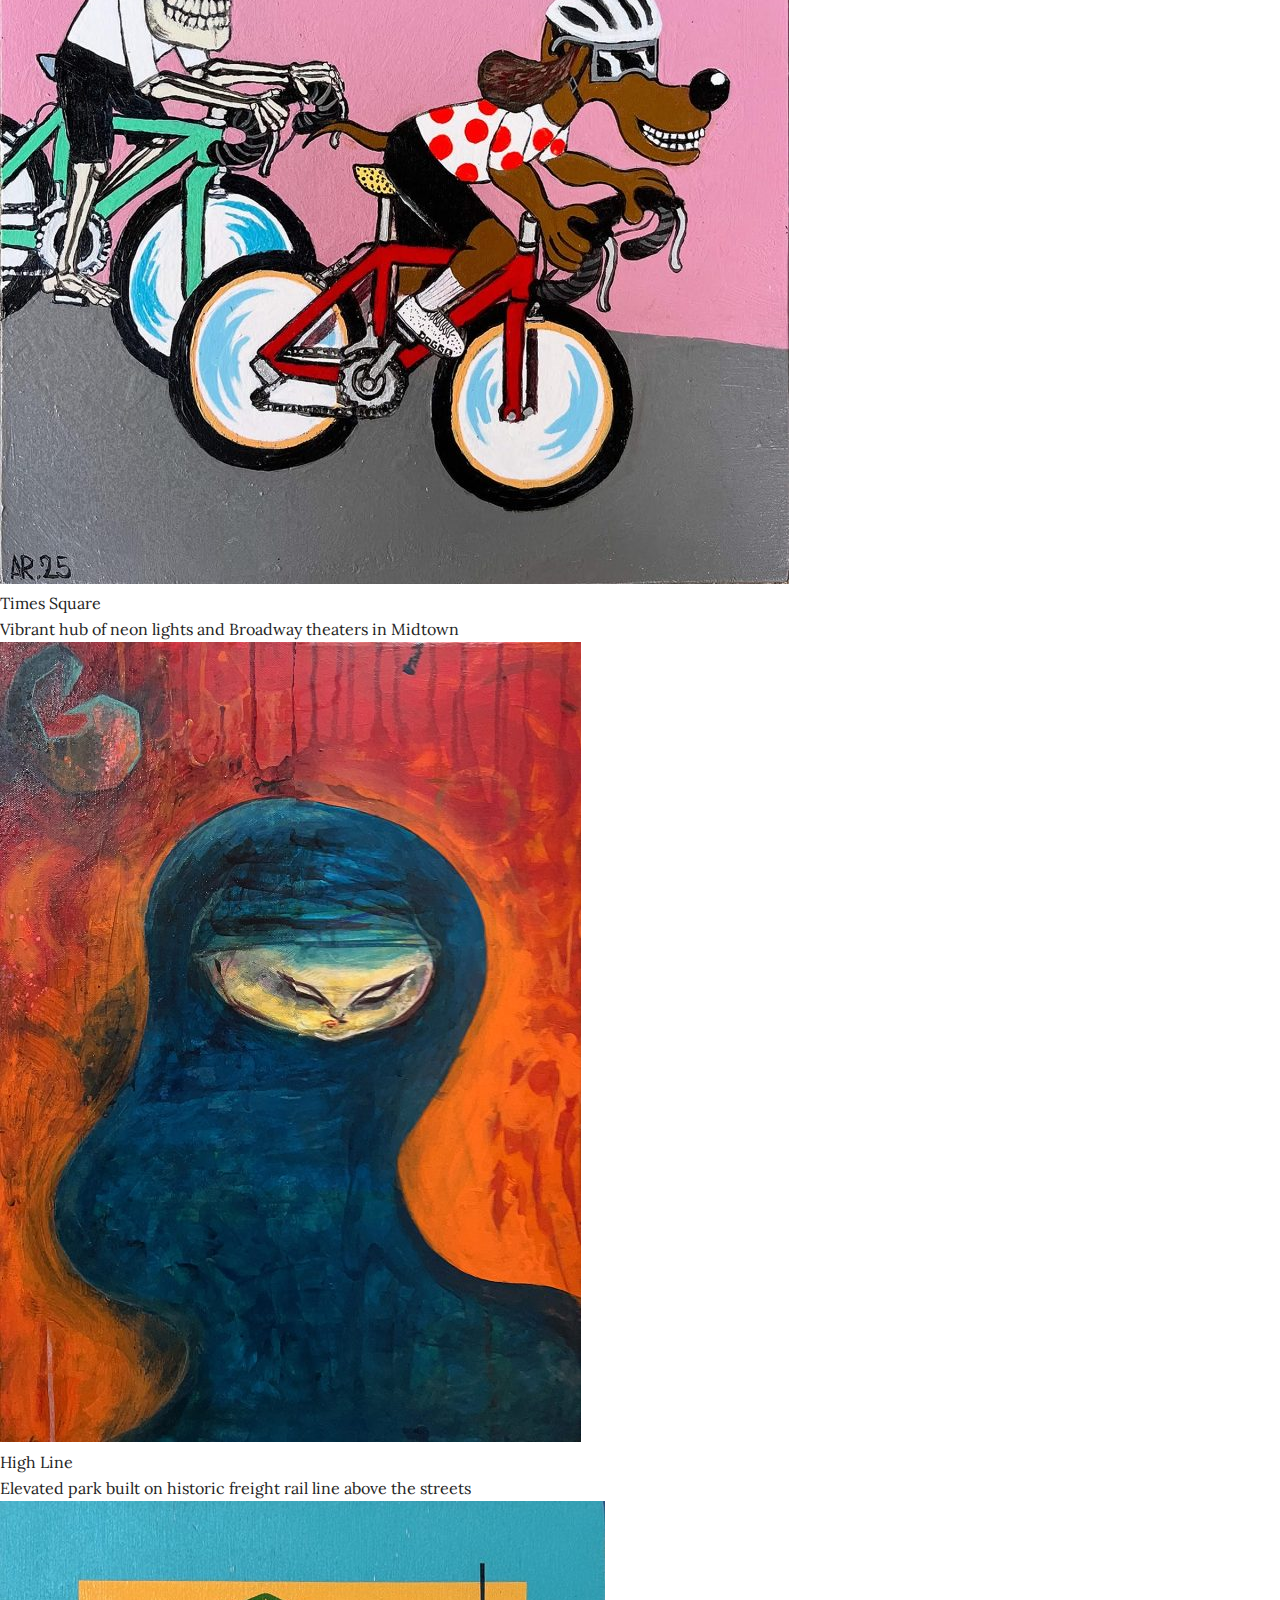
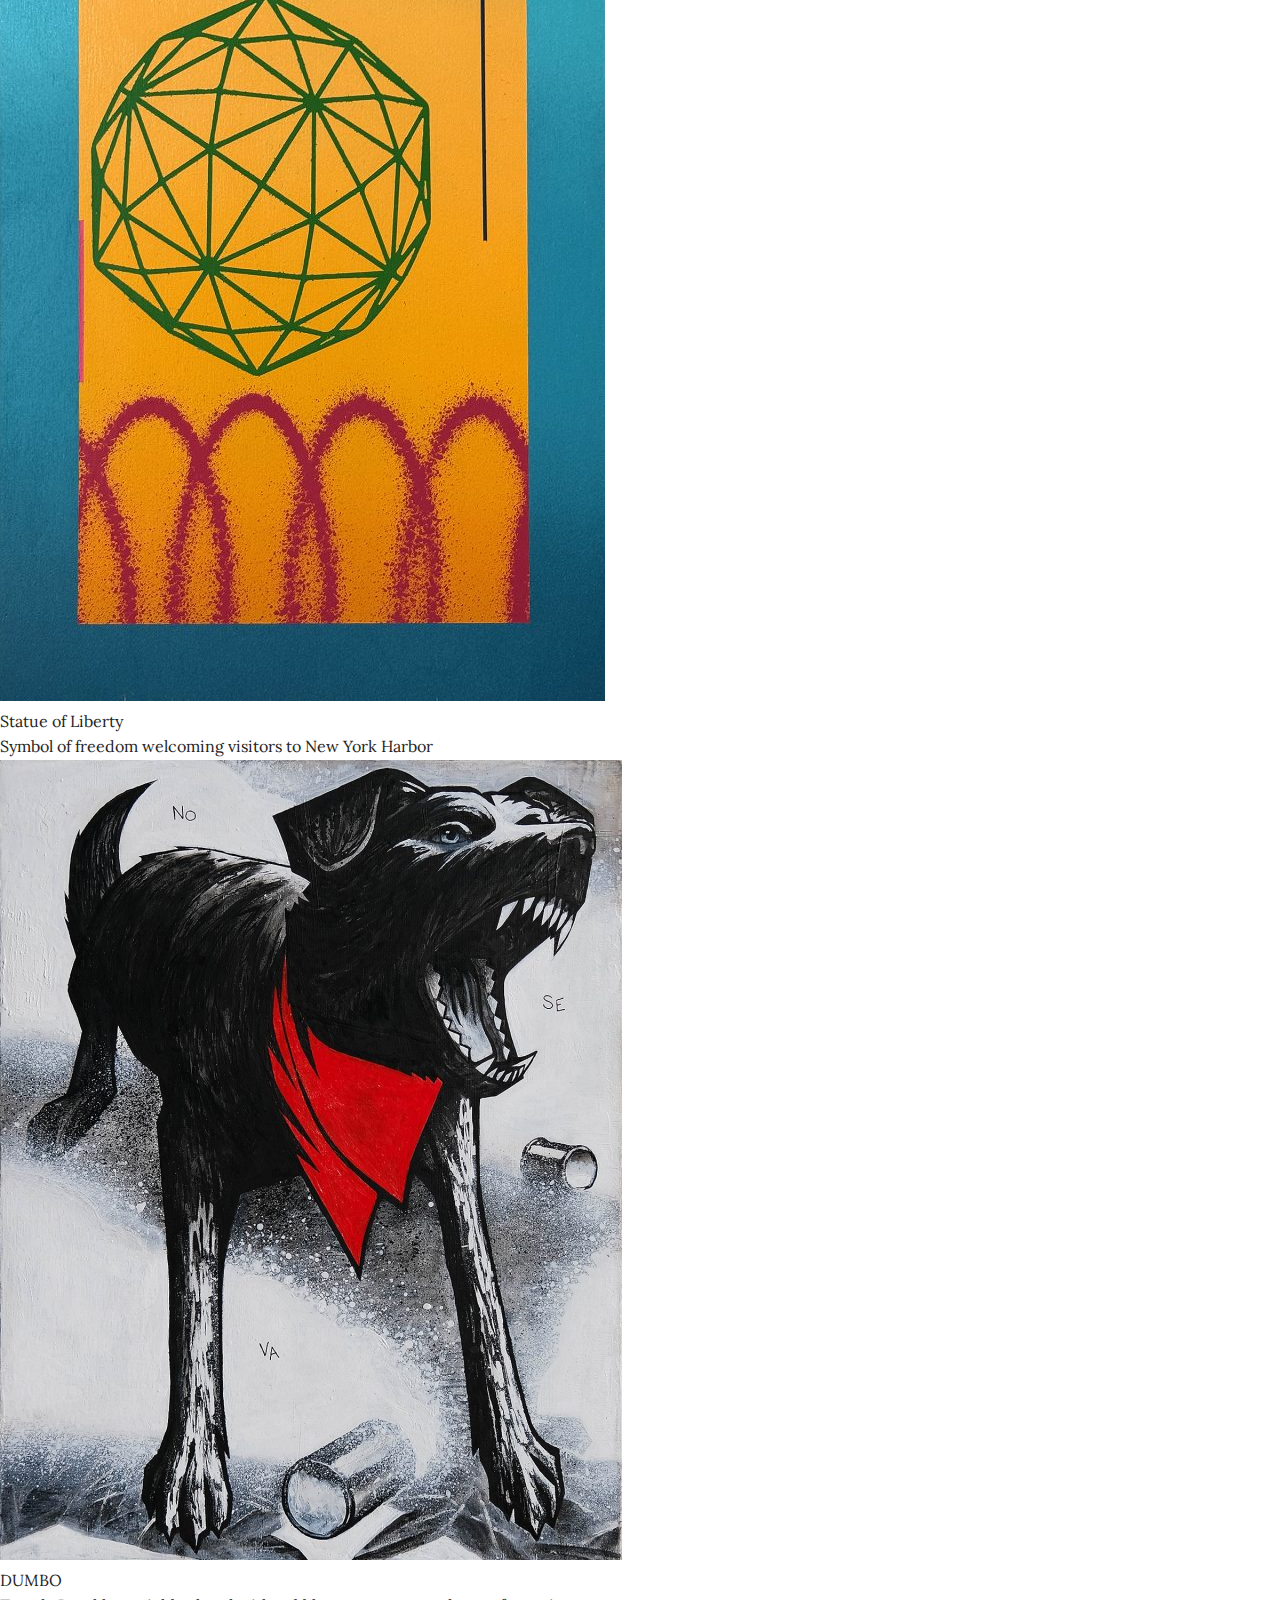
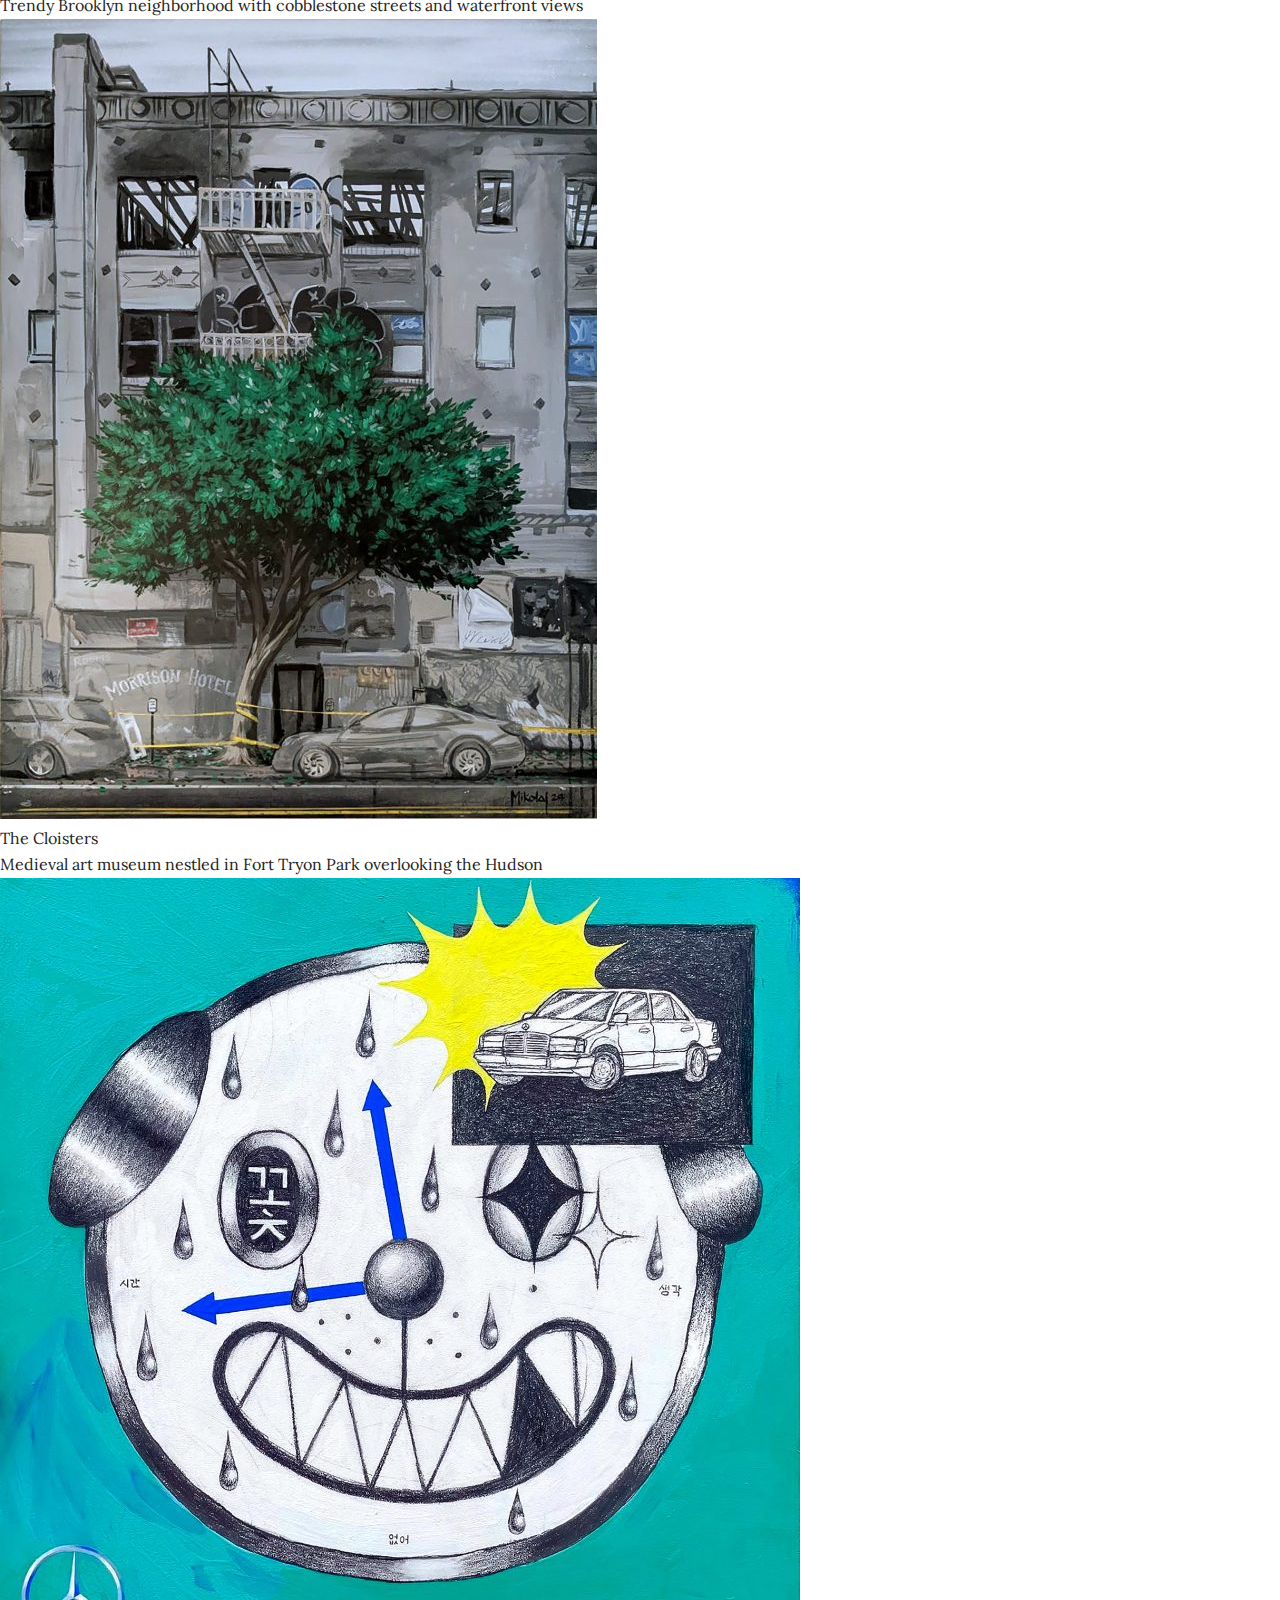
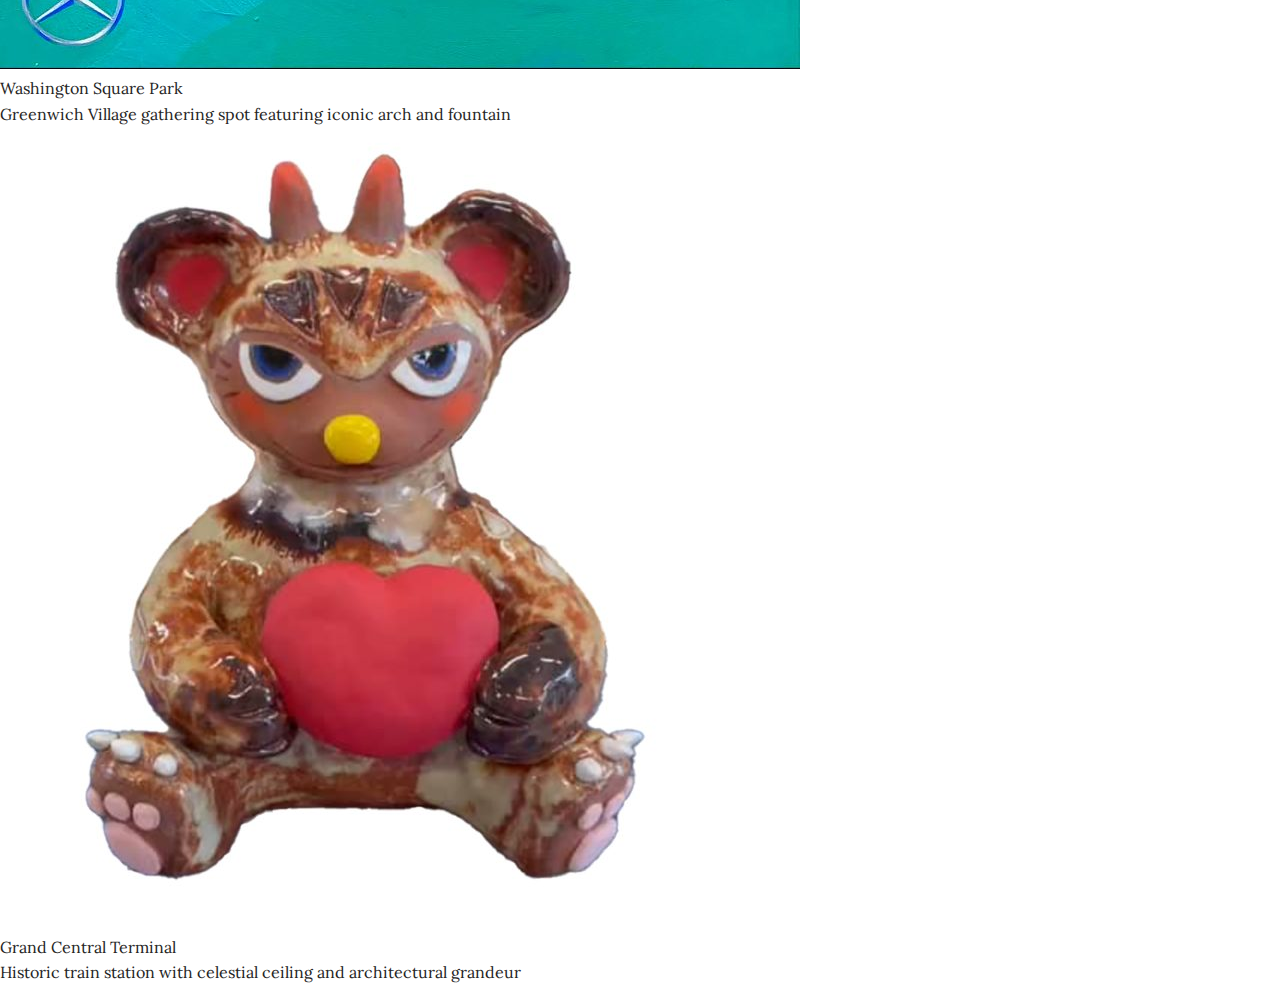
<file: entries/entry-photogrid.html>
<!DOCTYPE html>
<html lang="en">
<head>
    <meta charset="UTF-8">
    <meta name="viewport" content="width=device-width, initial-scale=1.0">
    <link rel="stylesheet" href="../styles.css">
    <title>Photo Grid - Mike's Demo Project</title>
</head>
<body>
  <main class="photo-grid">
   
    
    <div class="photo-item">
      <img src="../images/img-2.jpg" alt="Central Park">
      <div class="photo-name">Central Park</div>
      <p class="photo-caption">Urban oasis offering peaceful green space in the heart of Manhattan</p>
    </div>
     <div class="photo-item">
      <img src="../images/img-1.jpg" alt="Brooklyn Bridge">
      <div class="photo-name">Brooklyn Bridge</div>
      <p class="photo-caption">Iconic bridge connecting Manhattan and Brooklyn with stunning city views</p>
    </div>
    
    <div class="photo-item">
      <img src="../../images/img-3.jpg" alt="Times Square">
      <div class="photo-name">Times Square</div>
      <p class="photo-caption">Vibrant hub of neon lights and Broadway theaters in Midtown</p>
    </div>
    
    <div class="photo-item">
      <img src="../images/img-4.jpg" alt="High Line">
      <div class="photo-name">High Line</div>
      <p class="photo-caption">Elevated park built on historic freight rail line above the streets</p>
    </div>
    
    <div class="photo-item">
      <img src="../images/img-5.jpg" alt="Statue of Liberty">
      <div class="photo-name">Statue of Liberty</div>
      <p class="photo-caption">Symbol of freedom welcoming visitors to New York Harbor</p>
    </div>
    
    <div class="photo-item">
      <img src="../images/img-6.jpg" alt="DUMBO">
      <div class="photo-name">DUMBO</div>
      <p class="photo-caption">Trendy Brooklyn neighborhood with cobblestone streets and waterfront views</p>
    </div>
    
    <div class="photo-item">
      <img src="../images/img-7.jpg" alt="The Cloisters">
      <div class="photo-name">The Cloisters</div>
      <p class="photo-caption">Medieval art museum nestled in Fort Tryon Park overlooking the Hudson</p>
    </div>
    
    <div class="photo-item">
      <img src="../images/img-8.jpg" alt="Washington Square Park">
      <div class="photo-name">Washington Square Park</div>
      <p class="photo-caption">Greenwich Village gathering spot featuring iconic arch and fountain</p>
    </div>
    
    <div class="photo-item">
      <img src="../images/img-9.jpg" alt="Grand Central">
      <div class="photo-name">Grand Central Terminal</div>
      <p class="photo-caption">Historic train station with celestial ceiling and architectural grandeur</p>
    </div>

     <div class="photo-item">
      <img src="../images/img-2.jpg" alt="Central Park">
      <div class="photo-name">Central Park</div>
      <p class="photo-caption">Urban oasis offering peaceful green space in the heart of Manhattan</p>
    </div>
     <div class="photo-item">
      <img src="../images/img-1.jpg" alt="Brooklyn Bridge">
      <div class="photo-name">Brooklyn Bridge</div>
      <p class="photo-caption">Iconic bridge connecting Manhattan and Brooklyn with stunning city views</p>
    </div>
    
    <div class="photo-item">
      <img src="../../images/img-3.jpg" alt="Times Square">
      <div class="photo-name">Times Square</div>
      <p class="photo-caption">Vibrant hub of neon lights and Broadway theaters in Midtown</p>
    </div>
    
    <div class="photo-item">
      <img src="../images/img-4.jpg" alt="High Line">
      <div class="photo-name">High Line</div>
      <p class="photo-caption">Elevated park built on historic freight rail line above the streets</p>
    </div>
    
    <div class="photo-item">
      <img src="../images/img-5.jpg" alt="Statue of Liberty">
      <div class="photo-name">Statue of Liberty</div>
      <p class="photo-caption">Symbol of freedom welcoming visitors to New York Harbor</p>
    </div>
    
    <div class="photo-item">
      <img src="../images/img-6.jpg" alt="DUMBO">
      <div class="photo-name">DUMBO</div>
      <p class="photo-caption">Trendy Brooklyn neighborhood with cobblestone streets and waterfront views</p>
    </div>
    
    <div class="photo-item">
      <img src="../images/img-7.jpg" alt="The Cloisters">
      <div class="photo-name">The Cloisters</div>
      <p class="photo-caption">Medieval art museum nestled in Fort Tryon Park overlooking the Hudson</p>
    </div>
    
    <div class="photo-item">
      <img src="../images/img-8.jpg" alt="Washington Square Park">
      <div class="photo-name">Washington Square Park</div>
      <p class="photo-caption">Greenwich Village gathering spot featuring iconic arch and fountain</p>
    </div>
    
    <div class="photo-item">
      <img src="../images/img-9.jpg" alt="Grand Central">
      <div class="photo-name">Grand Central Terminal</div>
      <p class="photo-caption">Historic train station with celestial ceiling and architectural grandeur</p>
    </div>
  </main>
</body>
</html>
</file>
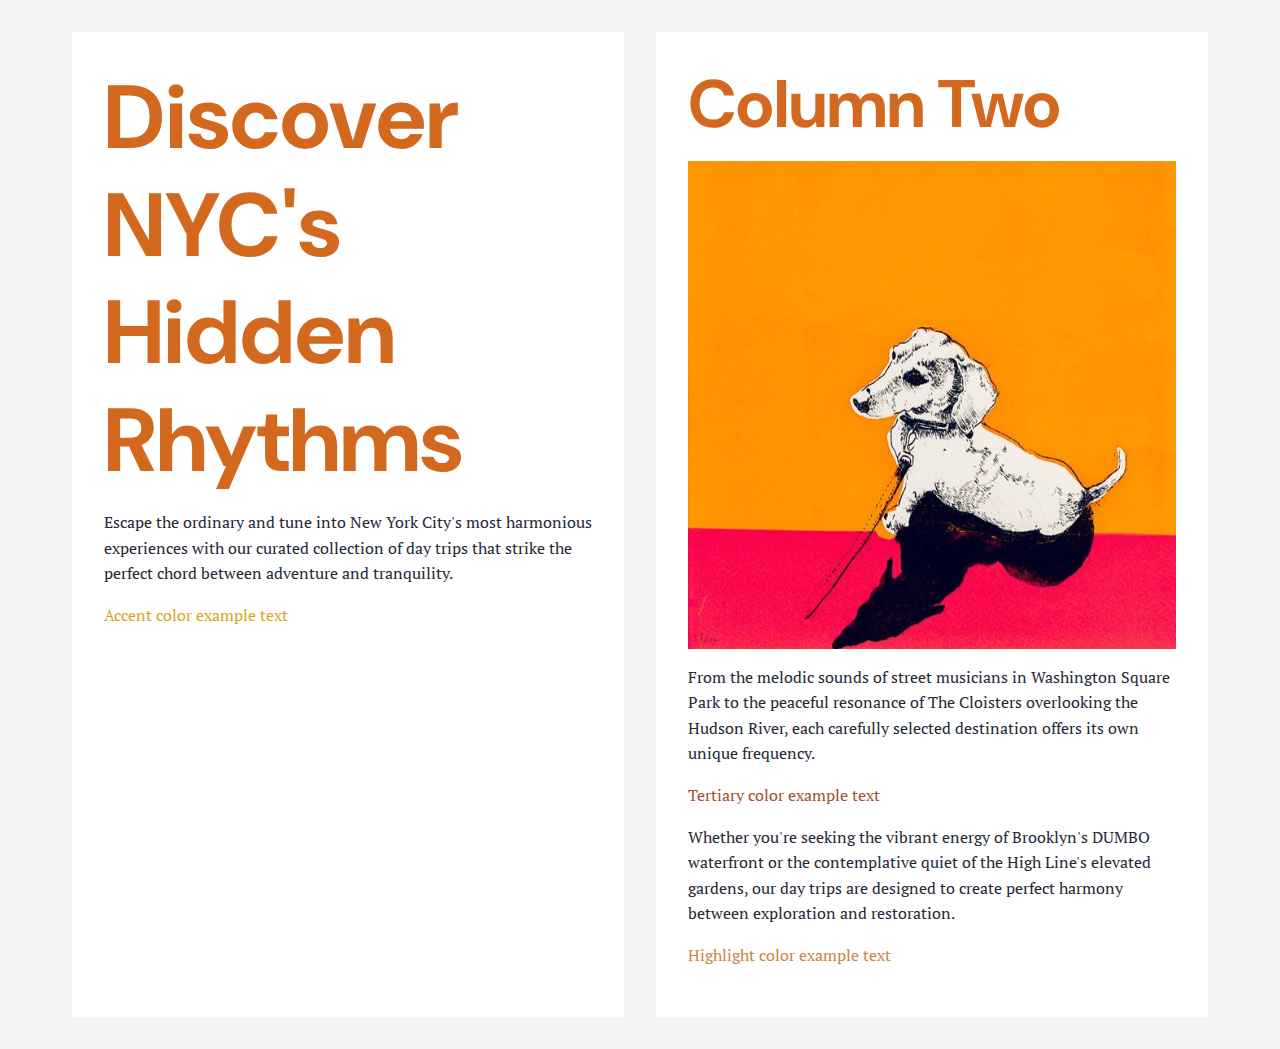
<file: entries/layout-entry.html>
<!DOCTYPE html>
<html lang="en">
<head>
    <meta charset="UTF-8">
    <meta name="viewport" content="width=device-width, initial-scale=1.0">
    <link rel="stylesheet" href="../new-styles.css">
    <title>Three Column Layout - Mike's Demo Project</title>
</head>
<body>
  <main class="two-column">
    <section>
      <h1>Discover NYC's Hidden Rhythms</h1>
      <p>Escape the ordinary and tune into New York City's most harmonious experiences with our curated collection of day
        trips that strike the perfect chord between adventure and tranquility.</p>
      <p style="color: var(--color-accent);">Accent color example text</p>
    </section>
    
    <section>
      <h2>Column Two</h2>
      <img src="../images/image-1.webp" alt="NYC Scene" />
      <p>From the melodic sounds of street musicians in Washington Square Park to the peaceful resonance of The Cloisters overlooking the Hudson River, each carefully selected destination offers its own unique frequency.</p>
      <p style="color: var(--color-tertiary);">Tertiary color example text</p>
       <p>Whether you're seeking the vibrant energy of Brooklyn's DUMBO waterfront or the contemplative quiet of the High Line's elevated gardens, our day trips are designed to create perfect harmony between exploration and restoration.</p>
      <p style="color: var(--color-highlight);">Highlight color example text</p>
    </section>
  </main>
</body>
</html>
</file>
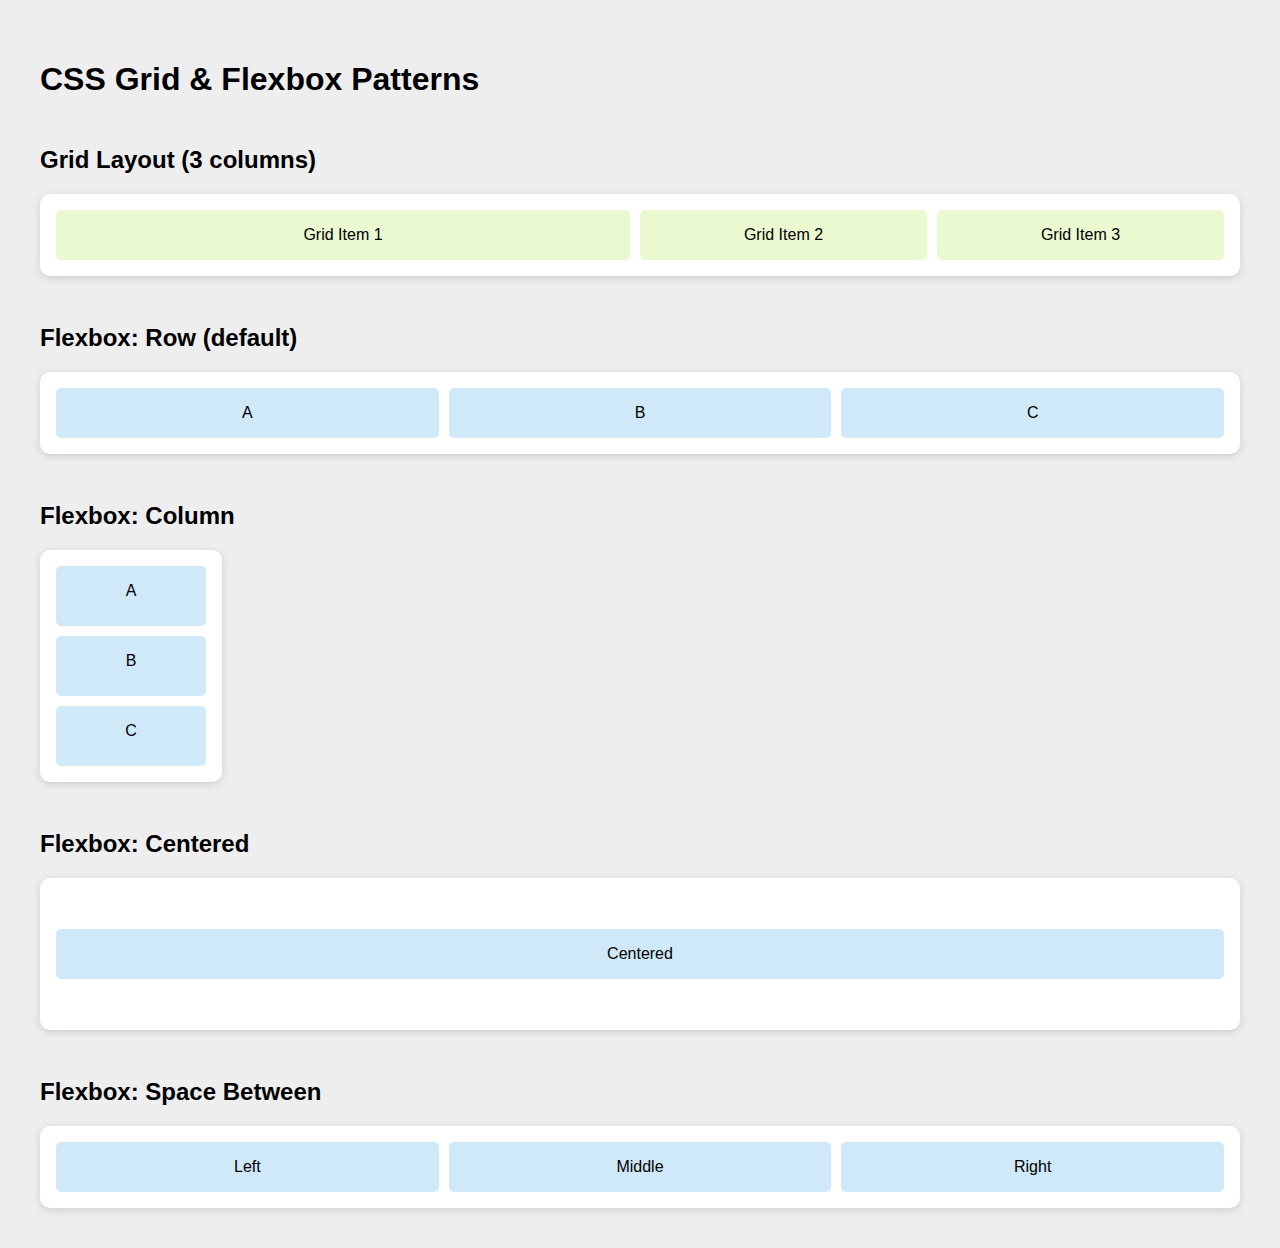
<file: examples/grid-flexbox.html>
<!DOCTYPE html>
<html lang="en">
<head>
  <meta charset="UTF-8">
  <title>Grid and Flexbox Patterns</title>
  <style>
    body { font-family: sans-serif; padding: 2em; background: #eee; }
    h2 { margin-top: 2em; }
    .grid {
      display: grid;
      grid-template-columns: 2fr 1fr 1fr;
      gap: 10px;
      background: #fff;
      padding: 1em;
      border-radius: 10px;
      box-shadow: 0 2px 8px #ccc;
    }
    .grid-item {
      background: #eaf9d0;
      padding: 1em;
      border-radius: 5px;
      text-align: center;
    }
    .section { margin-top: 2em; }
    .flex { display: flex; gap: 10px; background: #fff; padding: 1em; border-radius: 10px; box-shadow: 0 2px 8px #ccc; }
    .flex-item { background: #d0e9f9; padding: 1em; border-radius: 5px; text-align: center; flex: 1; }
    .flex-row { flex-direction: row; }
    .flex-column { flex-direction: column; max-width: 150px; }
    .flex-center { justify-content: center; align-items: center; }
    .flex-space-between { justify-content: space-between; }
  </style>
</head>
<body>
  <h1>CSS Grid & Flexbox Patterns</h1>
  
  <h2>Grid Layout (3 columns)</h2>
  <div class="grid">
    <div class="grid-item">Grid Item 1</div>
    <div class="grid-item">Grid Item 2</div>
    <div class="grid-item">Grid Item 3</div>
  </div>
  
  <div class="section">
    <h2>Flexbox: Row (default)</h2>
    <div class="flex flex-row">
      <div class="flex-item">A</div>
      <div class="flex-item">B</div>
      <div class="flex-item">C</div>
    </div>
  </div>
  
  <div class="section">
    <h2>Flexbox: Column</h2>
    <div class="flex flex-column" style="height: 200px;">
      <div class="flex-item">A</div>
      <div class="flex-item">B</div>
      <div class="flex-item">C</div>
    </div>
  </div>
  
  <div class="section">
    <h2>Flexbox: Centered</h2>
    <div class="flex flex-center" style="height: 120px;">
      <div class="flex-item">Centered</div>
    </div>
  </div>
  
  <div class="section">
    <h2>Flexbox: Space Between</h2>
    <div class="flex flex-space-between">
      <div class="flex-item">Left</div>
      <div class="flex-item">Middle</div>
      <div class="flex-item">Right</div>
    </div>
  </div>
</body>
</html>
</file>
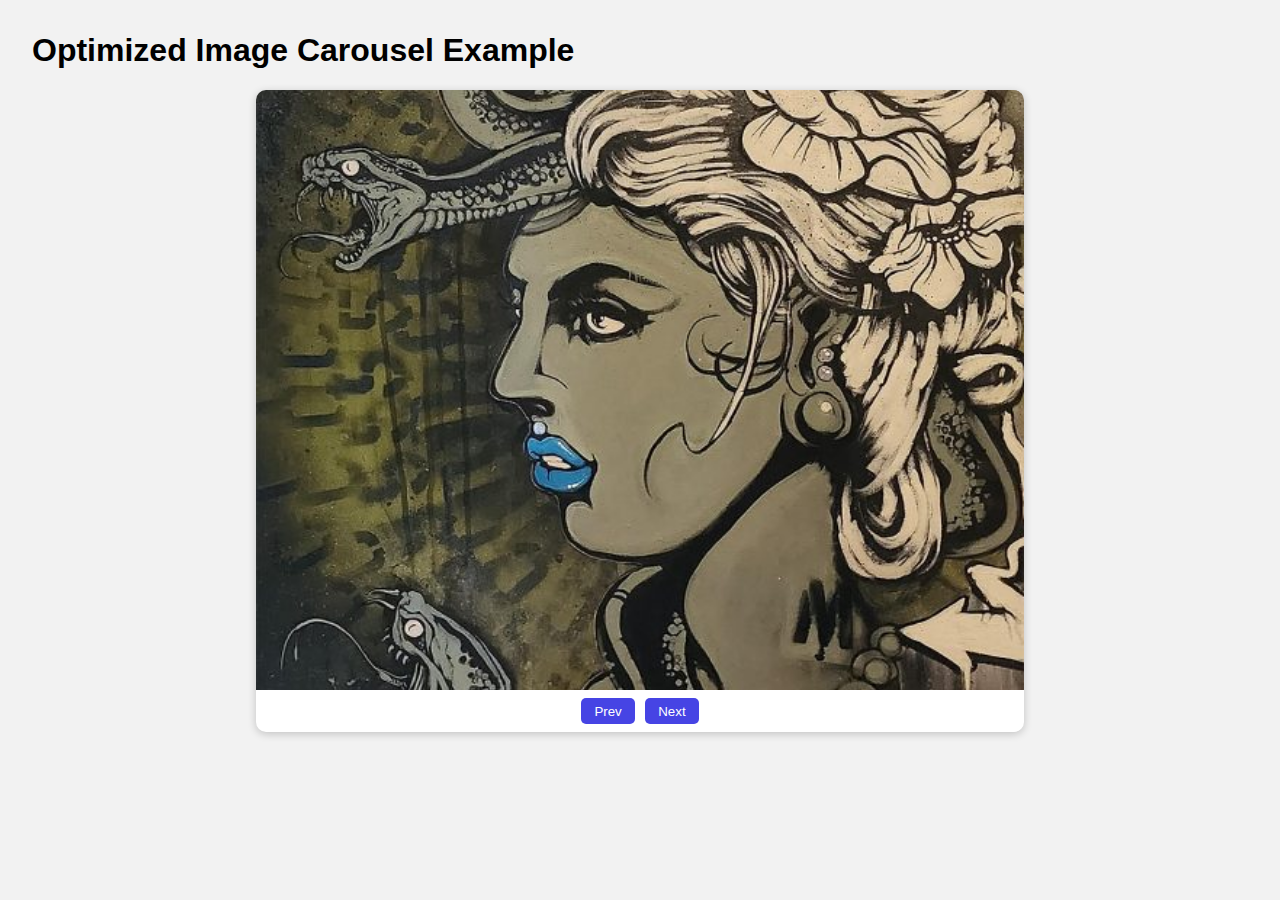
<file: examples/image-carousel.html>
<!DOCTYPE html>
<html lang="en">
<head>
  <meta charset="UTF-8">
  <title>Optimized Fast Image Carousel</title>
  <style>
    body {
      font-family: sans-serif;
      background: #f2f2f2;
      margin: 2em;
    }
    .carousel {
      width: 60vw;
      margin: 0 auto;
      border-radius: 10px;
      overflow: hidden;
      box-shadow: 0 2px 8px rgba(0,0,0,0.2);
      background: #fff;
      text-align: center;
      position: relative;
    }
    .carousel img {
      width: 100%;
      max-height: 600px;
      object-fit: cover;
      display: block;
    }
    .controls {
      margin: 0.5em 0;
    }
    .carousel button {
      padding: 0.4em 1em;
      margin: 0 0.2em;
      border: none;
      background: #4644e4;
      color: #fff;
      border-radius: 5px;
      cursor: pointer;
    }
  </style>
</head>
<body>
  <h1>Optimized Image Carousel Example</h1>
  <div class="carousel">
    <img id="carousel-img" src="../images/img-1.jpg" loading="eager" alt="Slide 1">
    <div class="controls">
      <button onclick="prev()">Prev</button>
      <button onclick="next()">Next</button>
    </div>
  </div>
  <script>
    // Small, optimized JPG images (replace with your own lightweight images for production)
    const images = [
      "../images/img-1.jpg",
      "../images/img-2.jpg",
      "../images/img-3.jpg"
    ];
    // Preload next two images lazily for smooth navigation
    images.slice(1).forEach(src => {
      const img = new Image();
      img.src = src;
      img.loading = "lazy";
    });
    let idx = 0;
    function showImage() {
      const img = document.getElementById('carousel-img');
      img.src = images[idx];
      img.alt = "Slide " + (idx + 1);
    }
    function prev() {
      idx = (idx - 1 + images.length) % images.length;
      showImage();
    }
    function next() {
      idx = (idx + 1) % images.length;
      showImage();
    }
  </script>
</body>
</html>
</file>
<file: styles.css>
/* Import Google Fonts */
@import url('https://fonts.googleapis.com/css2?family=Lora:wght@400;500;600&family=Inter:wght@300;400;500&display=swap');

/* CSS Custom Properties */
:root {
  /* Light Theme */
  --bg-primary: #ffffff;
  --bg-secondary: #f8f9fa;
  --text-primary: #242424;
  --text-secondary: #6b6b6b;
  --text-tertiary: #a8a8a8;
  --border-light: #e6e6e6;
  --accent-green: #1a8917;
  --accent-hover: #156312;
  
  /* Typography */
  --font-serif: 'Lora', serif;
  --font-sans: 'Inter', sans-serif;
  
  /* Spacing */
  --space-xs: 0.25rem;
  --space-sm: 0.5rem;
  --space-md: 1rem;
  --space-lg: 1.5rem;
  --space-xl: 2rem;
  --space-2xl: 3rem;
  --space-3xl: 4rem;
  
  /* Layout */
  --max-width: 680px;
  --header-height: 60px;
}

/* Dark Theme */
[data-theme="dark"] {
  --bg-primary: #0f0f0f;
  --bg-secondary: #1a1a1a;
  --text-primary: #e6e6e6;
  --text-secondary: #b3b3b3;
  --text-tertiary: #6b6b6b;
  --border-light: #2a2a2a;
}

/* Reset */
* {
  margin: 0;
  padding: 0;
  box-sizing: border-box;
}

body {
  font-family: var(--font-serif);
  background-color: var(--bg-primary);
  color: var(--text-primary);
  line-height: 1.6;
  transition: background-color 0.3s ease, color 0.3s ease;
  padding-top: var(--header-height);
}

/* Header */
.header {
  position: fixed;
  top: 0;
  left: 0;
  right: 0;
  height: var(--header-height);
  background-color: var(--bg-primary);
  border-bottom: 1px solid var(--border-light);
  z-index: 100;
  backdrop-filter: blur(20px);
  -webkit-backdrop-filter: blur(20px);
}

.header-container {
  display: flex;
  align-items: center;
  justify-content: space-between;
  max-width: var(--max-width);
  margin: 0 auto;
  padding: 0 var(--space-lg);
  height: 100%;
}

.logo {
  font-family: var(--font-sans);
  font-size: 1.5rem;
  font-weight: 500;
  color: var(--text-primary);
  text-decoration: none;
}

.theme-toggle {
  background: none;
  border: none;
  cursor: pointer;
  padding: var(--space-sm);
  border-radius: 50%;
  transition: background-color 0.2s ease;
  font-size: 1.2rem;
}

.theme-toggle:hover {
  background-color: var(--bg-secondary);
}

/* Main Content */
.main {
  max-width: var(--max-width);
  margin: 0 auto;
  padding: 0 var(--space-lg);
}

.article {
  padding: var(--space-2xl) 0;
}

/* Article Header */
.article-header {
  margin-bottom: var(--space-3xl);
}

.title {
  font-size: 2.5rem;
  font-weight: 600;
  line-height: 1.2;
  margin-bottom: var(--space-lg);
  color: var(--text-primary);
}

.subtitle {
  font-size: 1.25rem;
  color: var(--text-secondary);
  margin-bottom: var(--space-2xl);
  font-weight: 400;
}

.article-meta {
  display: flex;
  align-items: center;
}

.author {
  display: flex;
  align-items: center;
  gap: var(--space-md);
}

.author-avatar {
  width: 44px;
  height: 44px;
  background-color: var(--accent-green);
  border-radius: 50%;
  display: flex;
  align-items: center;
  justify-content: center;
  color: white;
  font-family: var(--font-sans);
  font-weight: 500;
  font-size: 0.9rem;
}

.author-name {
  font-family: var(--font-sans);
  font-weight: 500;
  color: var(--text-primary);
  font-size: 0.95rem;
}

.publish-info {
  font-family: var(--font-sans);
  font-size: 0.9rem;
  color: var(--text-secondary);
  margin-top: var(--space-xs);
}

.separator {
  margin: 0 var(--space-sm);
}

/* Featured Image */

/* Apply responsive behavior to all images */
  img {
    max-width: 100%;
    height: auto;
  }

.featured-image {
  margin: var(--space-2xl) 0 var(--space-3xl);
  border-radius: 6px;
  overflow: hidden;
}

.featured-image img {
  width: 100%;
  height: auto;
  display: block;
}

/* Article Content */
.article-content {
  margin-bottom: var(--space-3xl);
}

.paragraph {
  font-size: 1.25rem;
  line-height: 1.7;
  margin-bottom: var(--space-xl);
  color: var(--text-primary);
}

.paragraph:first-child::first-letter {
  font-size: 3.5rem;
  line-height: 1;
  float: left;
  margin: 0 0.1em 0 0;
  color: var(--accent-green);
  font-weight: 600;
}

/* Article Footer */
.article-footer {
  border-top: 1px solid var(--border-light);
  padding-top: var(--space-xl);
  display: flex;
  justify-content: space-between;
  align-items: center;
  flex-wrap: wrap;
  gap: var(--space-lg);
}

.tags {
  display: flex;
  flex-wrap: wrap;
  gap: var(--space-sm);
}

.tag {
  font-family: var(--font-sans);
  font-size: 0.85rem;
  color: var(--text-secondary);
  background-color: var(--bg-secondary);
  padding: var(--space-sm) var(--space-md);
  border-radius: 20px;
  text-decoration: none;
  transition: background-color 0.2s ease;
}

.tag:hover {
  background-color: var(--border-light);
}

.engagement {
  display: flex;
  align-items: center;
  gap: var(--space-md);
}

.clap-button {
  display: flex;
  align-items: center;
  gap: var(--space-sm);
  background: none;
  border: 1px solid var(--border-light);
  border-radius: 20px;
  padding: var(--space-sm) var(--space-md);
  cursor: pointer;
  font-family: var(--font-sans);
  font-size: 0.9rem;
  color: var(--text-secondary);
  transition: all 0.2s ease;
}

.clap-button:hover {
  border-color: var(--accent-green);
  color: var(--accent-green);
  transform: translateY(-1px);
}

.clap-icon {
  font-size: 1rem;
}

/* Responsive Design */
@media (max-width: 768px) {
  .main {
    padding: 0 var(--space-md);
  }
  
  .header-container {
    padding: 0 var(--space-md);
  }
  
  .title {
    font-size: 2rem;
  }
  
  .subtitle {
    font-size: 1.1rem;
  }
  
  .paragraph {
    font-size: 1.15rem;
  }
  
  .paragraph:first-child::first-letter {
    font-size: 2.8rem;
  }
  
  .article-footer {
    flex-direction: column;
    align-items: flex-start;
  }
}

@media (max-width: 480px) {
  .main {
    padding: 0 var(--space-md);
  }
  
  .article {
    padding: var(--space-xl) 0;
  }
  
  .title {
    font-size: 1.75rem;
  }
  
  .paragraph {
    font-size: 1.1rem;
  }
  
  .author {
    flex-direction: column;
    align-items: flex-start;
    gap: var(--space-sm);
  }
  
  .author-avatar {
    width: 36px;
    height: 36px;
  }
}

/* Smooth scrolling */
html {
  scroll-behavior: smooth;
}

/* Focus styles for accessibility */
.theme-toggle:focus,
.clap-button:focus,
.tag:focus {
  outline: 2px solid var(--accent-green);
  outline-offset: 2px;
}

/* Selection styling */
::selection {
  background-color: var(--accent-green);
  color: white;
}

/* Loading animation */
@keyframes fadeIn {
  from { 
    opacity: 0; 
    transform: translateY(20px); 
  }
  to { 
    opacity: 1; 
    transform: translateY(0); 
  }
}

.article {
  animation: fadeIn 0.8s ease-out;
}
</file>
<file: new-styles.css>
@import url('https://fonts.googleapis.com/css2?family=DM+Sans:ital,opsz,wght@0,9..40,100..1000;1,9..40,100..1000&family=PT+Serif:ital,wght@0,400;0,700;1,400;1,700&display=swap');

:root {
  --color-primary: #D2691E;      
  --color-secondary: #8B4513;    
  --color-accent: #DAA520;       
  --color-tertiary: #A0522D;
  --color-highlight: #CD853F;    
  
  --gray-50: #F9FAFB;
  --gray-100: #F3F4F6;
  --gray-200: #E5E7EB;
  --gray-300: #D1D5DB;
  --gray-400: #9CA3AF;
  --gray-500: #6B7280;
  --gray-600: #4B5563;
  --gray-700: #374151;
  --gray-800: #1F2937;
  --gray-900: #111827;
  
  --font-heading: "DM Sans", sans-serif;
  --font-body: "PT Serif", serif;
}

/* === BASE STYLES === */
* {
  margin: 0;
  padding: 0;
  box-sizing: border-box;
}

body {
  font-family: var(--font-body);
  font-weight: 400;
  line-height: 1.6;
  color: var(--gray-800);
  background-color: var(--gray-100);
}

p {
  font-family: var(--font-body);
  font-weight: 400;
  line-height: 1.6;
  color: var(--gray-800);
  margin-bottom: 1rem;
}

h1, h2, h3, h4, h5, h6 {
  font-family: var(--font-heading);
  font-weight: 700;
  line-height: 1.2;
  color: var(--color-primary);
  margin-bottom: 1rem;
}

h1 {
  font-size: 5.6rem;
}

h2 {
  font-size: 4.2rem;
}

h3 {
  font-size:  3.2rem;
}
h4 {
  font-size: 2.4rem;
}
h5 {
  font-size: 1.8rem;
}
h6 {
  font-size: 1.333rem;
}

img {
  max-width: 100%;
  height: auto;
  display: block;
  margin: 1rem 0;
}

/* === DEFAULT LAYOUT === */
main {
  padding: 2rem;
  margin: 0 auto;
  max-width: 60vw;
}

section {
  background-color: white;
  padding: 2rem;
  margin-bottom: 2rem;
}

/* === TWO COLUMN LAYOUT === */
main.two-column {
  display: grid;
  grid-template-columns: 1fr 1fr;
  gap: 2rem;
  max-width: 1200px;
}

main.two-column section {
  margin-bottom: 0;
}

/* === THREE COLUMN LAYOUT === */
main.three-column {
  display: grid;
  grid-template-columns: 1fr 1fr 1fr;
  gap: 2rem;
  max-width: 1400px;
}

main.three-column section {
  margin-bottom: 0;
}

main.three-column h1,
main.three-column h2,
main.three-column h3 {
  color: var(--color-secondary);
}

/* === MEDIUM STYLE LAYOUT === */
main.medium-style {
  display: block;
  max-width: 680px;
  padding: 3rem 2rem;
}

main.medium-style section {
  padding: 0;
  margin-bottom: 3rem;
}

body:has(main.medium-style) {
  background-color: white;
  line-height: 1.8;
  color: var(--gray-900);
}

main.medium-style p {
  line-height: 1.8;
  color: var(--gray-900);
  margin-bottom: 1.5rem;
  font-size: 1.125rem;
}

main.medium-style h1 {
  font-size: 2.75rem;
  margin-top: 2rem;
  margin-bottom: 1.5rem;
}

main.medium-style h2 {
  font-size: 2rem;
  margin-top: 2rem;
  margin-bottom: 1.5rem;
}

main.medium-style img {
  margin: 2rem 0;
}

/* === PHOTO GRID LAYOUT === */
main.photo-grid {
  display: grid;
  grid-template-columns: repeat(3, 1fr);
  gap: 2rem;
  max-width: 1200px;
}

main.photo-grid .photo-item {
  background-color: white;
  padding: 1.5rem;
  text-align: center;
}

main.photo-grid .photo-item img {
  width: 100%;
  height: 300px;
  object-fit: cover;
  margin: 0 0 1rem 0;
}

main.photo-grid .photo-name {
  font-family: var(--font-heading);
  font-weight: 700;
  color: var(--color-primary);
  margin-bottom: 0.5rem;
  font-size: 1.125rem;
}

main.photo-grid .photo-caption {
  font-family: var(--font-body);
  font-weight: 400;
  color: var(--gray-700);
  font-size: 0.9rem;
  line-height: 1.4;
  margin: 0;
}

/* === RESPONSIVE BREAKPOINTS === */

/* Three column to two column on tablets */
@media (max-width: 1024px) {
  main.three-column {
    grid-template-columns: 1fr 1fr;
  }
  
  main.photo-grid {
    grid-template-columns: repeat(2, 1fr);
  }
}

/* Two and three column to single column on mobile */
@media (max-width: 768px) {
  main.two-column {
    grid-template-columns: 1fr;
  }
  
  main.two-column section {
    margin-bottom: 2rem;
  }
}

@media (max-width: 640px) {
  main.three-column {
    grid-template-columns: 1fr;
  }
  
  main.three-column section {
    margin-bottom: 2rem;
  }
  
  main.medium-style {
    padding: 2rem 1.5rem;
  }
  
  main.medium-style h1 {
    font-size: 2rem;
  }
  
  main.medium-style h2 {
    font-size: 1.75rem;
  }
  
  main.medium-style p {
    font-size: 1rem;
  }
}
</file>
